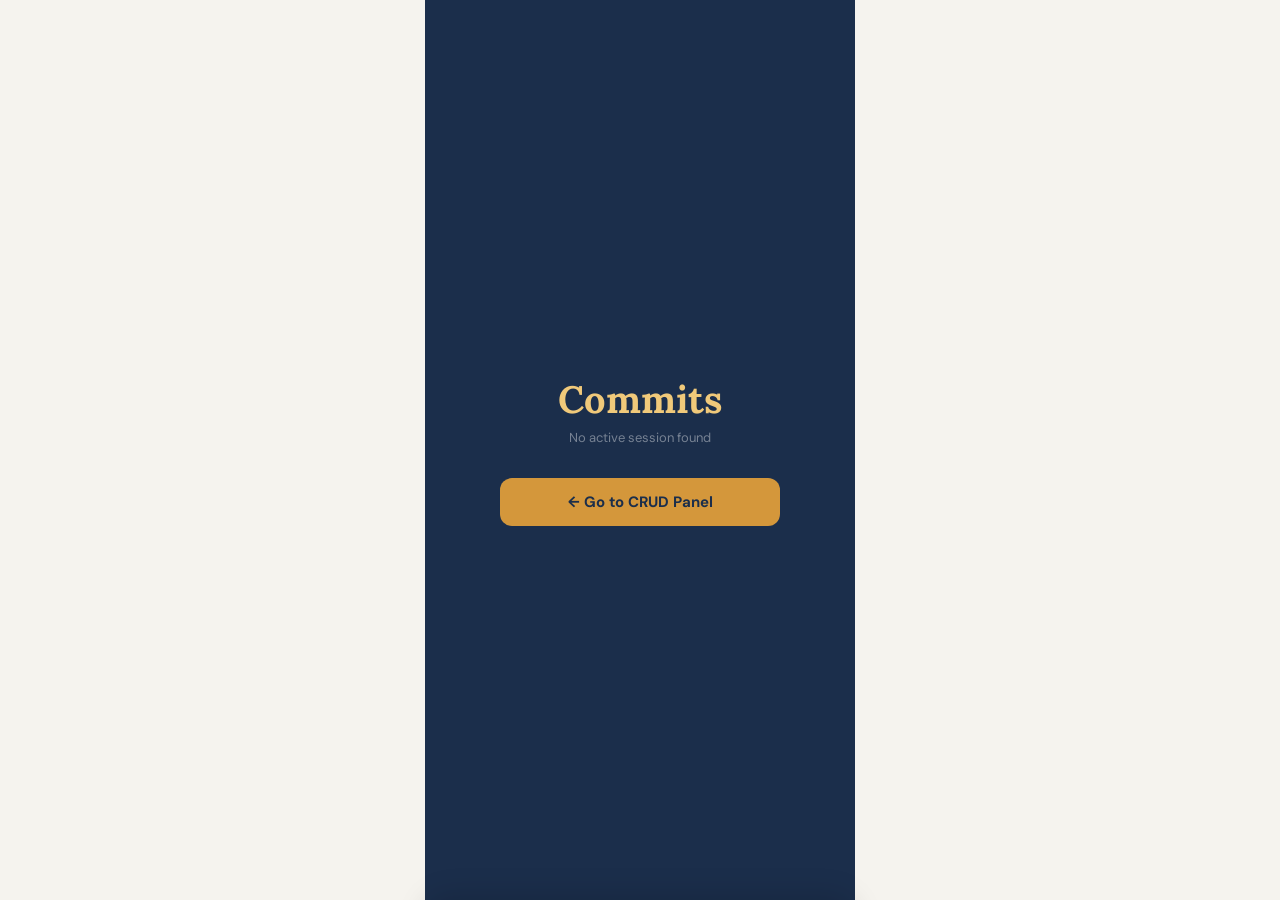
<file: commits/index.html>
<!DOCTYPE html>
<html lang="en">
<head>
<meta charset="UTF-8">
<meta name="viewport" content="width=device-width, initial-scale=1.0, maximum-scale=1.0">
<title>Dictionary — Commits</title>
<link href="https://fonts.googleapis.com/css2?family=Lora:ital,wght@0,400;0,600;0,700;1,400&family=DM+Sans:wght@300;400;500;600;700&display=swap" rel="stylesheet">
<link rel="stylesheet" href="../core/style.css">
</head>
<body>
<!-- ══ BLOCKED SCREEN ══ -->
<div class="screen" id="blockedScreen">
  <div class="gate-wrap">
    <div class="blocked-title" id="blockedTitle"></div>
    <div class="blocked-message" id="blockedMessage"></div>
    <div class="blocked-actions">
      <button class="gate-btn" id="blockedBtn1"></button>
      <button class="gate-btn" id="blockedBtn2"></button>
    </div>
  </div>
</div>
<!-- ══ NO SESSION ══ -->
<div class="screen active" id="noSessionScreen">
  <div class="gate-wrap">
    <div class="gate-title">Commits</div>
    <div class="gate-subtitle" style="margin-bottom:32px">No active session found</div>
    <button class="gate-btn" style="max-width:280px" onclick="window.location.href=('../crud/')">← Go to CRUD Panel</button>
  </div>
</div>

<!-- ══ COMMITS SCREEN ══ -->
<div class="screen" id="commitsScreen">

  <nav class="navbar">
    <div class="app-title">Commits</div>
    <div class="nav-right">
      <button class="nav-btn" onclick="openOptions()">
        <svg viewBox="0 0 24 24" width="12" height="12" fill="none" stroke="currentColor" stroke-width="2"><line x1="4" y1="6" x2="20" y2="6"/><line x1="8" y1="12" x2="20" y2="12"/><line x1="4" y1="18" x2="20" y2="18"/><circle cx="4" cy="12" r="2" fill="currentColor" stroke="none"/></svg>
        Options
      </button>
      <button class="nav-btn" onclick="openMenu()">
        <svg viewBox="0 0 24 24" width="12" height="12" fill="none" stroke="currentColor" stroke-width="2"><rect x="3" y="3" width="7" height="7"/><rect x="14" y="3" width="7" height="7"/><rect x="3" y="14" width="7" height="7"/><rect x="14" y="14" width="7" height="7"/></svg>
        Menu
      </button>
      <button class="nav-btn crud-btn" onclick="window.location.href='../crud/'">
        <svg viewBox="0 0 24 24" width="12" height="12" fill="none" stroke="currentColor" stroke-width="2"><path d="M11 4H4a2 2 0 0 0-2 2v14a2 2 0 0 0 2 2h14a2 2 0 0 0 2-2v-7"/><path d="M18.5 2.5a2.121 2.121 0 0 1 3 3L12 15l-4 1 1-4 9.5-9.5z"/></svg>
        CRUD
      </button>
    </div>
  </nav>

  <div class="crud-tabs">
    <button class="crud-tab active" onclick="switchTab('logs', this)">
      <svg viewBox="0 0 24 24" width="12" height="12" fill="none" stroke="currentColor" stroke-width="2"><path d="M14 2H6a2 2 0 0 0-2 2v16a2 2 0 0 0 2 2h12a2 2 0 0 0 2-2V8z"/><polyline points="14 2 14 8 20 8"/></svg>
      Logs
    </button>
    <button class="crud-tab" onclick="switchTab('removed', this)">
      <svg viewBox="0 0 24 24" width="12" height="12" fill="none" stroke="currentColor" stroke-width="2"><polyline points="3 6 5 6 21 6"/><path d="M19 6l-1 14a2 2 0 0 1-2 2H8a2 2 0 0 1-2-2L5 6"/></svg>
      Removed
    </button>
    <button class="crud-tab" onclick="switchTab('import', this)">
      <svg viewBox="0 0 24 24" width="12" height="12" fill="none" stroke="currentColor" stroke-width="2"><path d="M21 15v4a2 2 0 0 1-2 2H5a2 2 0 0 1-2-2v-4"/><polyline points="7 10 12 15 17 10"/><line x1="12" y1="15" x2="12" y2="3"/></svg>
      Import
    </button>
  </div>

  <div class="crud-body">

    <!-- LOGS TAB -->
    <div class="crud-panel active" id="panel-logs">
      <div class="commits-search-wrap">
        <input class="commits-search" type="text" placeholder="Search log entries…" oninput="filterCommits(this.value)"/>
        <svg class="commits-search-icon" viewBox="0 0 24 24" width="13" height="13" fill="none" stroke="currentColor" stroke-width="2"><circle cx="11" cy="11" r="8"/><line x1="21" y1="21" x2="16.65" y2="16.65"/></svg>
      </div>
      <div class="commits-count-bar">
        <span class="commits-count" id="logsCount">0 actions</span>
        <span class="commits-selected-label" id="commitsSelectedLabel">0 selected</span>
      </div>
      <div id="commitLogList"></div>
      <div class="empty-state hidden" id="logsEmpty">
        <div class="empty-state-icon">📋</div>
        <div>No pending actions</div>
        <div style="font-size:11px;margin-top:4px;color:var(--text-secondary)">Actions queued in CRUD will appear here</div>
      </div>
    </div>

    <!-- REMOVED TAB -->
    <div class="crud-panel" id="panel-removed">
      <div class="empty-state" id="removedEmpty">
        <div class="empty-state-icon">🗑</div>
        <div>No removed actions</div>
        <div style="font-size:11px;margin-top:4px;color:var(--text-secondary)">Deleted log entries appear here</div>
      </div>
      <div id="removedList"></div>
    </div>

    <!-- IMPORT TAB -->
    <div class="crud-panel" id="panel-import">
      <div class="form-section">
        <div class="form-section-header"><span class="form-section-title">Pull from DB</span></div>
        <div class="form-section-body">
          <div style="font-size:12px;color:var(--text-secondary);line-height:1.5">Fetch drafted actions from the logs table back into this session for review or modification.</div>
          <button class="btn-primary" style="font-size:13px" onclick="showToast('↪ Drafts loaded from DB','success')">Pull Drafts from DB</button>
        </div>
      </div>
      <div class="form-section">
        <div class="form-section-header"><span class="form-section-title">Pull from File</span></div>
        <div class="form-section-body">
          <div style="font-size:12px;color:var(--text-secondary);line-height:1.5">Import a JSON log file. Useful for offline workflows — prepare logs locally and push when connected.</div>
          <div class="import-drop-zone" style="padding:22px;border-radius:9px;margin-bottom:0" onclick="showToast('↪ File loaded into Logs','success')">
            <div class="import-drop-icon" style="font-size:22px;margin-bottom:6px">📄</div>
            <div class="import-drop-title" style="font-size:13px">Drop JSON log file</div>
            <div class="import-drop-sub">or <span>browse file</span></div>
          </div>
        </div>
      </div>
    </div>

  </div>
</div>

<!-- ══ MENU ══ -->
<div class="sidebar-overlay" id="sidebarOverlay" onclick="closeMenu()"></div>
<div class="sidebar" id="commitsMenuSidebar">
  <div class="sidebar-header">
    <span class="sidebar-title">Log Operations</span>
    <button class="sidebar-close" onclick="closeMenu()">✕</button>
  </div>
  <div class="sidebar-section-label">Actions</div>
  <button class="menu-item" id="menuEdit" onclick="closeMenu();showToast('Edit — undo and re-queue')">
    <div class="menu-icon mi-edit"><svg viewBox="0 0 24 24" width="14" height="14" fill="none" stroke="currentColor" stroke-width="2"><path d="M11 4H4a2 2 0 0 0-2 2v14a2 2 0 0 0 2 2h14a2 2 0 0 0 2-2v-7"/><path d="M18.5 2.5a2.121 2.121 0 0 1 3 3L12 15l-4 1 1-4 9.5-9.5z"/></svg></div>
    <div class="menu-text"><div class="menu-label">Edit</div><div class="menu-desc">Undo action and re-queue with changes</div></div>
  </button>
  <button class="menu-item" id="menuSchedule" onclick="closeMenu();showToast('Schedule — coming soon')">
    <div class="menu-icon mi-schedule"><svg viewBox="0 0 24 24" width="14" height="14" fill="none" stroke="currentColor" stroke-width="2"><circle cx="12" cy="12" r="10"/><polyline points="12 6 12 12 16 14"/></svg></div>
    <div class="menu-text"><div class="menu-label">Schedule</div><div class="menu-desc">Set a publish time for this action</div></div>
  </button>
  <button class="menu-item" id="menuRename" onclick="closeMenu();showToast('Rename log entry')">
    <div class="menu-icon mi-rename"><svg viewBox="0 0 24 24" width="14" height="14" fill="none" stroke="currentColor" stroke-width="2"><path d="M17 3a2.828 2.828 0 1 1 4 4L7.5 20.5 2 22l1.5-5.5L17 3z"/></svg></div>
    <div class="menu-text"><div class="menu-label">Rename</div><div class="menu-desc">Rename the log entry display name</div></div>
  </button>
  <div class="sidebar-divider"></div>
  <div class="sidebar-section-label">State</div>
  <button class="menu-item" id="menuPublish" onclick="closeMenu();applyToSelected('published')">
    <div class="menu-icon mi-publish"><svg viewBox="0 0 24 24" width="14" height="14" fill="none" stroke="currentColor" stroke-width="2"><polyline points="20 6 9 17 4 12"/></svg></div>
    <div class="menu-text"><div class="menu-label">Publish</div><div class="menu-desc">Apply to entries table now</div></div>
  </button>
  <button class="menu-item" id="menuDraft" onclick="closeMenu();applyToSelected('draft')">
    <div class="menu-icon mi-draft"><svg viewBox="0 0 24 24" width="14" height="14" fill="none" stroke="currentColor" stroke-width="2"><path d="M14 2H6a2 2 0 0 0-2 2v16a2 2 0 0 0 2 2h12a2 2 0 0 0 2-2V8z"/><polyline points="14 2 14 8 20 8"/></svg></div>
    <div class="menu-text"><div class="menu-label">Draft</div><div class="menu-desc">Save to logs table without applying</div></div>
  </button>
  <button class="menu-item" id="menuDrop" onclick="closeMenu();applyToSelected('dropped')">
    <div class="menu-icon mi-drop"><svg viewBox="0 0 24 24" width="14" height="14" fill="none" stroke="currentColor" stroke-width="2"><line x1="18" y1="6" x2="6" y2="18"/><line x1="6" y1="6" x2="18" y2="18"/></svg></div>
    <div class="menu-text"><div class="menu-label">Drop</div><div class="menu-desc">Skip on Publish All, stays in queue</div></div>
  </button>
  <button class="menu-item" id="menuDelete" onclick="closeMenu();deleteSelected()">
    <div class="menu-icon mi-trash"><svg viewBox="0 0 24 24" width="14" height="14" fill="none" stroke="currentColor" stroke-width="2"><polyline points="3 6 5 6 21 6"/><path d="M19 6l-1 14a2 2 0 0 1-2 2H8a2 2 0 0 1-2-2L5 6"/><path d="M9 6V4h6v2"/></svg></div>
    <div class="menu-text"><div class="menu-label">Delete</div><div class="menu-desc">Remove from queue → Removed tab</div></div>
  </button>
  <div class="sidebar-divider"></div>
  <div class="sidebar-section-label">Global</div>
  <button class="menu-item" id="menuPublishAll" onclick="closeMenu();publishAll()">
    <div class="menu-icon mi-publish"><svg viewBox="0 0 24 24" width="14" height="14" fill="none" stroke="currentColor" stroke-width="2"><polyline points="20 6 9 17 4 12"/></svg></div>
    <div class="menu-text"><div class="menu-label">Publish All</div><div class="menu-desc">Apply all non-dropped actions</div></div>
  </button>
  <button class="menu-item" id="menuDiscardAll" onclick="closeMenu();discardAll()">
    <div class="menu-icon mi-trash"><svg viewBox="0 0 24 24" width="14" height="14" fill="none" stroke="currentColor" stroke-width="2"><polyline points="3 6 5 6 21 6"/><path d="M19 6l-1 14a2 2 0 0 1-2 2H8a2 2 0 0 1-2-2L5 6"/><path d="M9 6V4h6v2"/></svg></div>
    <div class="menu-text"><div class="menu-label">Discard All</div><div class="menu-desc">Clear entire queue permanently</div></div>
  </button>
</div>

<!-- ══ OPTIONS ══ -->
<div class="options-overlay" id="optionsOverlay" onclick="closeOptions()"></div>
<div class="options-sheet" id="optionsSheet">
  <div class="options-handle"></div>
  <div class="options-header">
    <span class="options-title">Log Options</span>
    <button class="options-reset" onclick="resetOptions()">Reset all</button>
  </div>
  <div class="options-body">
    <div><div class="opt-group-label">Filter by State</div><div class="opt-chips" id="filterState">
        <div class="opt-chip active" data-value="all"       onclick="toggleChip(this)">All</div>
        <div class="opt-chip"        data-value="draft"     onclick="toggleChip(this)">Draft</div>
        <div class="opt-chip"        data-value="dropped"   onclick="toggleChip(this)">Dropped</div>
        <div class="opt-chip ant-chip" data-value="published" onclick="toggleChip(this)">Published</div>
      </div></div>
    <div><div class="opt-group-label">Filter by Operation</div><div class="opt-chips" id="filterOp">
        <div class="opt-chip active" data-value="all"     onclick="toggleChip(this)">All</div>
        <div class="opt-chip"        data-value="create"  onclick="toggleChip(this)">Create</div>
        <div class="opt-chip"        data-value="edit"    onclick="toggleChip(this)">Edit</div>
        <div class="opt-chip"        data-value="update"  onclick="toggleChip(this)">Update</div>
        <div class="opt-chip"        data-value="rename"  onclick="toggleChip(this)">Rename</div>
        <div class="opt-chip"        data-value="regroup" onclick="toggleChip(this)">Regroup</div>
        <div class="opt-chip"        data-value="trash"   onclick="toggleChip(this)">Trash</div>
        <div class="opt-chip"        data-value="disable" onclick="toggleChip(this)">Disable</div>
        <div class="opt-chip"        data-value="map"     onclick="toggleChip(this)">Map</div>
      </div></div>
    <div>
      <div class="opt-group-label">Sort By</div>
      <div class="sort-option active" data-sort="newest" onclick="selectSort(this)"><div class="sort-dot"></div><span class="sort-option-label">Newest first</span></div>
      <div class="sort-option" data-sort="oldest" onclick="selectSort(this)"><div class="sort-dot"></div><span class="sort-option-label">Oldest first</span></div>
      <div class="sort-option" data-sort="word_asc" onclick="selectSort(this)"><div class="sort-dot"></div><span class="sort-option-label">Word A → Z</span></div>
      <div class="sort-option" data-sort="word_desc" onclick="selectSort(this)"><div class="sort-dot"></div><span class="sort-option-label">Word Z → A</span></div>
    </div>
    <div style="display:flex;gap:8px;padding-top:4px;">
      <button class="btn-secondary" style="font-size:12px;padding:11px;border-radius:10px" onclick="closeOptions()">Close</button>
      <button class="btn-primary" style="font-size:12px;padding:11px;border-radius:10px;flex:2" onclick="applyOptions()">Apply</button>
    </div>
  </div>
</div>

<div class="toast" id="toastEl"></div>

<script src="../core/support.js"></script>
<script src="../core/state.js"></script>
<script src="script.js"></script>
</body>
</html>
</file>
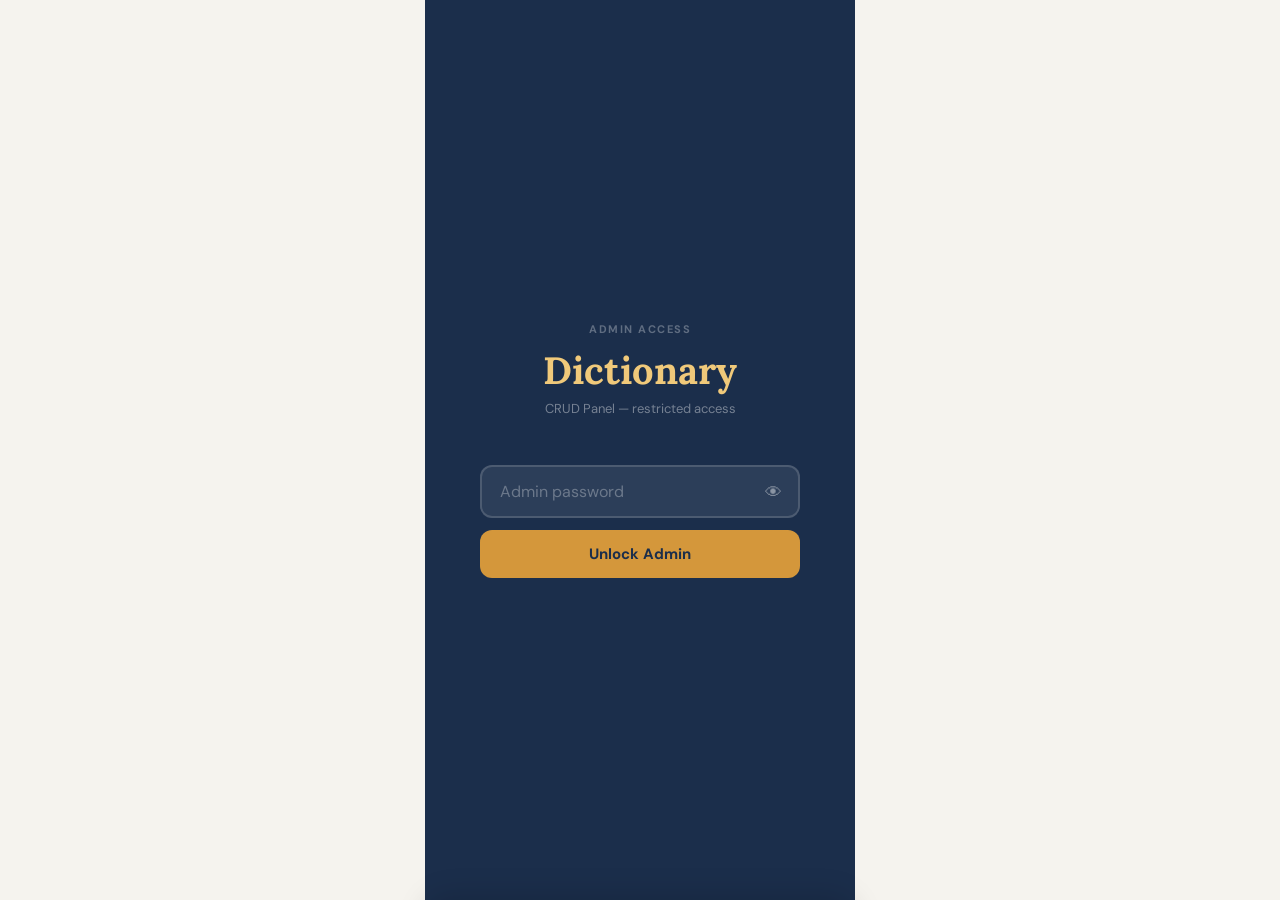
<file: crud/index.html>
<!DOCTYPE html>
<html lang="en">
<head>
<meta charset="UTF-8">
<meta name="viewport" content="width=device-width, initial-scale=1.0, maximum-scale=1.0">
<title>Dictionary — CRUD</title>
<link href="https://fonts.googleapis.com/css2?family=Lora:ital,wght@0,400;0,600;0,700;1,400&family=DM+Sans:wght@300;400;500;600;700&display=swap" rel="stylesheet">
<link rel="stylesheet" href="../core/style.css">
</head>
<body>

<!-- ══ LOADING ══ -->
<div class="loading-overlay hidden" id="loadingOverlay">
  <div class="loading-spinner"></div>
  <div class="loading-text" id="loadingText">Loading words…</div>
</div>
<!-- ══ BLOCKED SCREEN ══ -->
<div class="screen" id="blockedScreen">
  <div class="gate-wrap">
    <div class="blocked-title" id="blockedTitle"></div>
    <div class="blocked-message" id="blockedMessage"></div>
    <div class="blocked-actions">
      <button class="gate-btn" id="blockedBtn1"></button>
      <button class="gate-btn" id="blockedBtn2"></button>
    </div>
  </div>
</div>
<!-- ══ GATE ══ -->
<div class="screen active" id="gateScreen">
  <div class="gate-wrap">
    <div class="gate-eyebrow">Admin Access</div>
    <div class="gate-title">Dictionary</div>
    <div class="gate-subtitle">CRUD Panel — restricted access</div>
    <div class="gate-form">
      <div class="gate-input-wrap">
        <input type="password" id="gateInput" class="gate-input" placeholder="Admin password" autocomplete="off"/>
        <button class="gate-eye" onclick="toggleEye()">👁</button>
      </div>
      <button class="gate-btn" onclick="unlockAdmin()">Unlock Admin</button>
      <div class="gate-error hidden" id="gateError">Incorrect password. Try again.</div>
    </div>
  </div>
</div>

<!-- ══ CRUD SCREEN ══ -->
<div class="screen" id="crudScreen">

  <nav class="navbar">
    <div class="navbar-left"><div class="app-title">Admin</div><div class="sync-label" id="syncLabel">Not synced</div></div>
    <div class="nav-right">
      <button class="nav-btn" onclick="openOptions()">
        <svg viewBox="0 0 24 24" width="12" height="12" fill="none" stroke="currentColor" stroke-width="2"><line x1="4" y1="6" x2="20" y2="6"/><line x1="8" y1="12" x2="20" y2="12"/><line x1="4" y1="18" x2="20" y2="18"/><circle cx="4" cy="12" r="2" fill="currentColor" stroke="none"/></svg>
        Options
      </button>
      <button class="nav-btn" onclick="openMenu()">
        <svg viewBox="0 0 24 24" width="12" height="12" fill="none" stroke="currentColor" stroke-width="2"><rect x="3" y="3" width="7" height="7"/><rect x="14" y="3" width="7" height="7"/><rect x="3" y="14" width="7" height="7"/><rect x="14" y="14" width="7" height="7"/></svg>
        Menu
      </button>
      <button class="nav-btn commit-btn" onclick="goToCommits()">
        <svg viewBox="0 0 24 24" width="12" height="12" fill="none" stroke="currentColor" stroke-width="2"><circle cx="12" cy="12" r="4"/><line x1="1.05" y1="12" x2="7" y2="12"/><line x1="17.01" y1="12" x2="22.96" y2="12"/></svg>
        Commits
        <span class="commit-badge" id="commitBadge" style="display:none">0</span>
      </button>
    </div>
  </nav>

  <div class="crud-tabs">
    <button class="crud-tab active" onclick="switchTab('view', this)">
      <svg viewBox="0 0 24 24" width="12" height="12" fill="none" stroke="currentColor" stroke-width="2"><rect x="3" y="3" width="7" height="5" rx="1"/><rect x="14" y="3" width="7" height="5" rx="1"/><rect x="3" y="12" width="18" height="3" rx="1"/><rect x="3" y="19" width="18" height="2" rx="1"/></svg>
      View
    </button>
    <button class="crud-tab" onclick="switchTab('create', this)">
      <svg viewBox="0 0 24 24" width="12" height="12" fill="none" stroke="currentColor" stroke-width="2.5"><line x1="12" y1="5" x2="12" y2="19"/><line x1="5" y1="12" x2="19" y2="12"/></svg>
      Create
    </button>
    <button class="crud-tab" onclick="switchTab('transport', this)">
      <svg viewBox="0 0 24 24" width="12" height="12" fill="none" stroke="currentColor" stroke-width="2"><path d="M21 15v4a2 2 0 0 1-2 2H5a2 2 0 0 1-2-2v-4"/><polyline points="17 8 12 3 7 8"/><line x1="12" y1="3" x2="12" y2="15"/></svg>
      Transport
    </button>
  </div>

  <div class="crud-body">

    <!-- VIEW TAB -->
    <div class="crud-panel active" id="panel-view">
      <div class="view-controls">
        <div class="view-search-wrap">
          <input class="view-search" type="text" placeholder="Search words…" oninput="filterView(this.value)"/>
          <svg class="view-search-icon" viewBox="0 0 24 24" width="13" height="13" fill="none" stroke="currentColor" stroke-width="2"><circle cx="11" cy="11" r="8"/><line x1="21" y1="21" x2="16.65" y2="16.65"/></svg>
        </div>
      </div>
      <div class="view-count-bar">
        <span class="view-count">1,866 words</span>
        <span class="view-selected-label" id="selectedLabel">0 selected</span>
      </div>
      <div id="wordTilesList"></div>
      <div class="empty-state hidden" id="viewEmpty">
        <div class="empty-state-icon">🔍</div>
        <div>No words found</div>
        <div style="font-size:11px;margin-top:4px">Try a different search or filter</div>
      </div>
    </div>
    <!-- CREATE TAB -->
    <div class="crud-panel" id="panel-create">
      <div class="form-section">
        <div class="form-section-header"><span class="form-section-title">Core</span></div>
        <div class="form-section-body">
          <div class="form-field"><label class="form-label">Word / Idiom / Phrase</label><input class="form-input" type="text" placeholder="e.g. Proclivity"/></div>
          <div class="form-row">
            <div class="form-field"><label class="form-label">Category</label><select class="form-select"><option>Word</option><option>Idiom / Phrase</option><option>Phrasal Verb / Prep.</option></select></div>
            <div class="form-field"><label class="form-label">Label</label><select class="form-select"><option value="0">Common</option><option value="1">Unique</option><option value="2">Specific</option><option value="3">Colloquial</option></select></div>
          </div>
          <div class="form-field"><label class="form-label">Grammatical Role</label><input class="form-input" type="text" placeholder="e.g. Common Noun, Transitive Verb…"/></div>
          <div class="toggle-row">
            <div><div class="toggle-label">Active</div><div class="toggle-sub">Inactive words are invisible throughout the app</div></div>
            <label class="toggle"><input type="checkbox" checked/><span class="toggle-slider"></span></label>
          </div>
          <div class="toggle-row">
            <div><div class="toggle-label">Review Note</div><div class="toggle-sub">Flag this entry as needing data improvement</div></div>
            <label class="toggle"><input type="checkbox"/><span class="toggle-slider"></span></label>
          </div>
        </div>
      </div>
      <div class="form-section">
        <div class="form-section-header"><span class="form-section-title">ID &amp; Group</span></div>
        <div class="form-section-body">
          <div class="form-field">
            <label class="form-label">NumId</label>
            <input class="form-input" type="number" step="0.1" placeholder="e.g. 5.0 or −5.0"/>
            <div class="numid-hint">Positive = synonym group · Negative = antonym · Decimal = related · 0 = invalid / limbo</div>
          </div>
        </div>
      </div>
      <div class="form-section">
        <div class="form-section-header"><span class="form-section-title">Definitions</span></div>
        <div class="form-section-body">
          <div class="form-field"><label class="form-label">Definition 1</label><textarea class="form-input" placeholder="Primary definition…"></textarea></div>
          <div class="form-field"><label class="form-label">Definition 2 <span style="font-weight:400;text-transform:none;letter-spacing:0">(optional)</span></label><textarea class="form-input" placeholder="Secondary definition…"></textarea></div>
        </div>
      </div>
      <div class="form-section">
        <div class="form-section-header"><span class="form-section-title">Examples</span><span style="font-size:11px;color:rgba(255,255,255,.4)">up to 5</span></div>
        <div class="form-section-body">
          <div class="examples-list" id="examplesList">
            <div class="example-row"><textarea class="form-input" placeholder="Example sentence 1…"></textarea></div>
          </div>
          <button class="add-more-btn" onclick="addExample()">
            <svg viewBox="0 0 24 24" width="12" height="12" fill="none" stroke="currentColor" stroke-width="2.5"><line x1="12" y1="5" x2="12" y2="19"/><line x1="5" y1="12" x2="19" y2="12"/></svg>
            Add example
          </button>
        </div>
      </div>
      <div class="form-section">
        <div class="form-section-header"><span class="form-section-title">Bengali</span><span style="font-size:11px;color:rgba(255,255,255,.4)">optional</span></div>
        <div class="form-section-body">
          <div class="form-field"><label class="form-label">Bengali Definition</label><textarea class="form-input" placeholder="বাংলা সংজ্ঞা…"></textarea></div>
          <div class="examples-list" id="bengaliExList">
            <div class="example-row"><textarea class="form-input" placeholder="Bengali example 1…"></textarea></div>
          </div>
          <button class="add-more-btn" onclick="addBengaliExample()">
            <svg viewBox="0 0 24 24" width="12" height="12" fill="none" stroke="currentColor" stroke-width="2.5"><line x1="12" y1="5" x2="12" y2="19"/><line x1="5" y1="12" x2="19" y2="12"/></svg>
            Add Bengali example
          </button>
        </div>
      </div>
      <div class="comment-box" style="margin-bottom:14px">
        <div class="comment-box-label">📌 Admin Comment</div>
        <textarea placeholder="Internal note — only visible to admin…"></textarea>
      </div>
      <div class="form-actions">
        <button class="btn-secondary" onclick="resetForm()">Reset</button>
        <button class="btn-primary" onclick="queueCreate()">Queue Word</button>
      </div>
    </div>

    <!-- TRANSPORT TAB -->
    <div class="crud-panel" id="panel-transport">
      <div class="form-section">
        <div class="form-section-header"><span class="form-section-title">Import Words</span></div>
        <div class="form-section-body" style="padding-bottom:0">
          <div class="import-drop-zone" id="dropZone" onclick="simulateUpload()" style="margin-bottom:0;border-radius:9px;">
            <div class="import-drop-icon">📂</div>
            <div class="import-drop-title">Drop CSV or JSON here</div>
            <div class="import-drop-sub">or <span>browse file</span></div>
          </div>
        </div>
        <div id="importPreviewWrap" style="display:none">
          <div class="import-summary" style="margin:12px 15px;border-radius:9px;">
            <div class="summary-stat"><div class="summary-num">42</div><div class="summary-label">To Add</div></div>
            <div class="summary-stat"><div class="summary-num" style="color:var(--syn)">3</div><div class="summary-label">Skipped</div></div>
            <div class="summary-stat"><div class="summary-num" style="color:var(--def)">0</div><div class="summary-label">Errors</div></div>
          </div>
          <div class="import-table-wrap" style="margin:0 0 1px">
            <table class="import-table">
              <thead><tr><th>Word</th><th>NumId</th><th>Definition</th><th>Status</th></tr></thead>
              <tbody>
                <tr><td class="td-word">Equivocate</td><td class="td-id">77.0</td><td>To use ambiguous…</td><td><span style="font-size:10px;font-weight:700;padding:2px 7px;border-radius:999px;background:var(--syn-bg);color:var(--syn)">New</span></td></tr>
                <tr class="td-skip"><td class="td-word">Abase</td><td class="td-id">12.0</td><td>To lower in rank…</td><td><span style="font-size:10px;font-weight:700;padding:2px 7px;border-radius:999px;background:var(--surface2);color:var(--text-secondary)">Skip</span></td></tr>
                <tr><td class="td-word">Loquacious</td><td class="td-id">99.0</td><td>Tending to talk…</td><td><span style="font-size:10px;font-weight:700;padding:2px 7px;border-radius:999px;background:var(--syn-bg);color:var(--syn)">New</span></td></tr>
              </tbody>
            </table>
          </div>
          <div style="padding:12px 15px;display:flex;gap:8px">
            <button class="btn-secondary" style="font-size:13px;padding:10px" onclick="resetImport()">Cancel</button>
            <button class="btn-primary" style="font-size:13px;padding:10px" onclick="queueAction('import');resetImport()">Queue 42 Words</button>
          </div>
        </div>
      </div>
      <div class="export-section">
        <div class="export-header"><span class="export-title">Export Words</span></div>
        <div class="export-body">
          <div class="form-field">
            <label class="form-label">Filter (optional)</label>
            <select class="form-select"><option>All words</option><option>Category: Words only</option><option>Category: Idioms only</option><option>Label: Unique</option><option>Valid words only</option></select>
          </div>
          <div>
            <div class="opt-group-label" style="font-size:10px;font-weight:700;text-transform:uppercase;letter-spacing:1px;color:var(--text-secondary);margin-bottom:7px;">Format</div>
            <div class="export-format-row">
              <div class="format-chip active" onclick="selectFormat(this)">CSV</div>
              <div class="format-chip" onclick="selectFormat(this)">JSON</div>
            </div>
          </div>
          <button class="btn-primary" style="font-size:13px" onclick="showToast('📥 Export ready','success')">Export Words</button>
        </div>
      </div>
    </div>

  </div>
</div>

<!-- ══ HOLD POPUP ══ -->
<div class="hold-overlay" id="holdOverlay" onclick="closeHoldPopup()">
  <div class="hold-popup" onclick="event.stopPropagation()">
    <div class="hold-popup-handle"></div>
    <div class="hold-popup-word" id="popupWord">Proclivity</div>
    <div class="hold-popup-meta" id="popupMeta">Word · NumId 1.0</div>
    <div class="hold-popup-def" id="popupDef">A tendency to choose or do something regularly.</div>
    <div class="hold-popup-syns"><span class="hold-popup-syn">Propensity</span><span class="hold-popup-syn">Tendency</span></div>
    <div class="hold-popup-actions">
      <button class="hold-popup-btn hold-popup-close" onclick="closeHoldPopup()">Close</button>
      <button class="hold-popup-btn hold-popup-edit" onclick="closeHoldPopup();openOpModal('edit')">Edit</button>
    </div>
  </div>
</div>

<!-- ══ CRUD MENU ══ -->
<div class="sidebar-overlay" id="sidebarOverlay" onclick="closeMenu()"></div>
<div class="sidebar" id="crudMenuSidebar">
  <div class="sidebar-header">
    <span class="sidebar-title">Operations</span>
    <button class="sidebar-close" onclick="closeMenu()">✕</button>
  </div>
  <div class="sidebar-section-label">Word Operations</div>
  <button class="menu-item" onclick="closeMenu();openOpModal('add')">
    <div class="menu-icon mi-add"><svg viewBox="0 0 24 24" width="14" height="14" fill="none" stroke="currentColor" stroke-width="2.5"><line x1="12" y1="5" x2="12" y2="19"/><line x1="5" y1="12" x2="19" y2="12"/></svg></div>
    <div class="menu-text"><div class="menu-label">Add</div><div class="menu-desc">New word in same or opposite group</div></div>
  </button>
  <button class="menu-item" onclick="closeMenu();openOpModal('edit')">
    <div class="menu-icon mi-edit"><svg viewBox="0 0 24 24" width="14" height="14" fill="none" stroke="currentColor" stroke-width="2"><path d="M11 4H4a2 2 0 0 0-2 2v14a2 2 0 0 0 2 2h14a2 2 0 0 0 2-2v-7"/><path d="M18.5 2.5a2.121 2.121 0 0 1 3 3L12 15l-4 1 1-4 9.5-9.5z"/></svg></div>
    <div class="menu-text"><div class="menu-label">Edit</div><div class="menu-desc">Full form — all fields</div></div>
  </button>
  <button class="menu-item" onclick="closeMenu();openOpModal('update')">
    <div class="menu-icon mi-update"><svg viewBox="0 0 24 24" width="14" height="14" fill="none" stroke="currentColor" stroke-width="2"><path d="M12 20h9"/><path d="M16.5 3.5a2.121 2.121 0 0 1 3 3L7 19l-4 1 1-4L16.5 3.5z"/></svg></div>
    <div class="menu-text"><div class="menu-label">Update</div><div class="menu-desc">Non-essential fields only</div></div>
  </button>
  <button class="menu-item" onclick="closeMenu();openOpModal('rename')">
    <div class="menu-icon mi-rename"><svg viewBox="0 0 24 24" width="14" height="14" fill="none" stroke="currentColor" stroke-width="2"><path d="M17 3a2.828 2.828 0 1 1 4 4L7.5 20.5 2 22l1.5-5.5L17 3z"/></svg></div>
    <div class="menu-text"><div class="menu-label">Rename</div><div class="menu-desc">Change the word string</div></div>
  </button>
  <button class="menu-item" onclick="closeMenu();openOpModal('regroup')">
    <div class="menu-icon mi-regroup"><svg viewBox="0 0 24 24" width="14" height="14" fill="none" stroke="currentColor" stroke-width="2"><path d="M21 16V8a2 2 0 0 0-1-1.73l-7-4a2 2 0 0 0-2 0l-7 4A2 2 0 0 0 3 8v8a2 2 0 0 0 1 1.73l7 4a2 2 0 0 0 2 0l7-4A2 2 0 0 0 21 16z"/></svg></div>
    <div class="menu-text"><div class="menu-label">Regroup</div><div class="menu-desc">Change NumId — move word group</div></div>
  </button>
  <div class="sidebar-divider"></div>
  <div class="sidebar-section-label">References</div>
  <button class="menu-item" id="menuMapBtn" onclick="closeMenu();openMapPanel()">
    <div class="menu-icon mi-map"><svg viewBox="0 0 24 24" width="14" height="14" fill="none" stroke="currentColor" stroke-width="2"><circle cx="12" cy="12" r="10"/><line x1="2" y1="12" x2="22" y2="12"/><path d="M12 2a15.3 15.3 0 0 1 4 10 15.3 15.3 0 0 1-4 10 15.3 15.3 0 0 1-4-10 15.3 15.3 0 0 1 4-10z"/></svg></div>
    <div class="menu-text"><div class="menu-label">Map</div><div class="menu-desc" id="mapMenuDesc">Select a word first</div></div>
  </button>
  <div class="sidebar-divider"></div>
  <div class="sidebar-section-label">Status</div>
  <button class="menu-item" onclick="closeMenu();openOpModal('disable')">
    <div class="menu-icon mi-disable"><svg viewBox="0 0 24 24" width="14" height="14" fill="none" stroke="currentColor" stroke-width="2"><circle cx="12" cy="12" r="10"/><line x1="4.93" y1="4.93" x2="19.07" y2="19.07"/></svg></div>
    <div class="menu-text"><div class="menu-label">Disable</div><div class="menu-desc">Toggle active — hide word everywhere</div></div>
  </button>
  <button class="menu-item" onclick="closeMenu();openOpModal('trash')">
    <div class="menu-icon mi-trash"><svg viewBox="0 0 24 24" width="14" height="14" fill="none" stroke="currentColor" stroke-width="2"><polyline points="3 6 5 6 21 6"/><path d="M19 6l-1 14a2 2 0 0 1-2 2H8a2 2 0 0 1-2-2L5 6"/><path d="M9 6V4h6v2"/></svg></div>
    <div class="menu-text"><div class="menu-label">Trash</div><div class="menu-desc">Set NumId → 0, word becomes invalid</div></div>
  </button>
</div>

<!-- ══ OPTIONS SHEET ══ -->
<div class="options-overlay" id="optionsOverlay" onclick="closeOptions()"></div>
<div class="options-sheet" id="optionsSheet">
  <div class="options-handle"></div>
  <div class="options-header">
    <span class="options-title">View Options</span>
    <button class="options-reset" onclick="resetOptions()">Reset all</button>
  </div>
  <div class="options-body">
    <div><div class="opt-group-label">Category</div><div class="opt-chips" id="filterCategory">
        <div class="opt-chip active" data-value="all"     onclick="toggleChip(this)">All</div>
        <div class="opt-chip"        data-value="word"    onclick="toggleChip(this)">Words</div>
        <div class="opt-chip"        data-value="idiom"   onclick="toggleChip(this)">Idioms</div>
        <div class="opt-chip"        data-value="phrasal" onclick="toggleChip(this)">Phrasal</div>
      </div></div>
    <div><div class="opt-group-label">Label</div><div class="opt-chips" id="filterUsage">
        <div class="opt-chip active" data-value="all"        onclick="toggleChip(this)">All</div>
        <div class="opt-chip"        data-value="common"     onclick="toggleChip(this)">Common</div>
        <div class="opt-chip"        data-value="unique"     onclick="toggleChip(this)">Unique</div>
        <div class="opt-chip"        data-value="specific"   onclick="toggleChip(this)">Specific</div>
        <div class="opt-chip"        data-value="colloquial" onclick="toggleChip(this)">Colloquial</div>
      </div></div>
    <div><div class="opt-group-label">Conditions</div><div class="opt-chips" id="filterConditions">
        <div class="opt-chip"             data-cond="onlyDefs"       onclick="toggleChip(this)">Only Definitions</div>
        <div class="opt-chip ant-chip"    data-cond="isolated"       onclick="toggleChip(this)">Isolated</div>
        <div class="opt-chip"             data-cond="reviewNote"     onclick="toggleChip(this)">Review Note</div>
        <div class="opt-chip danger-chip" data-cond="invalid"        onclick="toggleChip(this)">Invalid</div>
        <div class="opt-chip danger-chip" data-cond="inactive"       onclick="toggleChip(this)">Inactive</div>
        <div class="opt-chip"             data-cond="hasTranslation" onclick="toggleChip(this)">Has Translation</div>
        <div class="opt-chip ant-chip"    data-cond="noExamples"     onclick="toggleChip(this)">No Examples</div>
      </div></div>
    <div><div class="opt-group-label">NumId Range</div><div class="form-row" style="gap:8px"><input class="form-input" id="filterNumidMin" type="number" placeholder="Min" style="font-size:12px;padding:8px 11px"/><input class="form-input" id="filterNumidMax" type="number" placeholder="Max" style="font-size:12px;padding:8px 11px"/></div></div>
    <div>
      <div class="opt-group-label">Sort By</div>
      <div class="sort-option active" data-sort="word_asc" onclick="selectSort(this)"><div class="sort-dot"></div><span class="sort-option-label">Word A → Z</span></div>
      <div class="sort-option" data-sort="word_desc" onclick="selectSort(this)"><div class="sort-dot"></div><span class="sort-option-label">Word Z → A</span></div>
      <div class="sort-option" data-sort="numid_asc" onclick="selectSort(this)"><div class="sort-dot"></div><span class="sort-option-label">NumId Low → High</span></div>
      <div class="sort-option" data-sort="numid_desc" onclick="selectSort(this)"><div class="sort-dot"></div><span class="sort-option-label">NumId High → Low</span></div>
      <div class="sort-option" data-sort="date_newest" onclick="selectSort(this)"><div class="sort-dot"></div><span class="sort-option-label">Creation Date (newest)</span></div>
      <div class="sort-option" data-sort="date_oldest" onclick="selectSort(this)"><div class="sort-dot"></div><span class="sort-option-label">Creation Date (oldest)</span></div>
    </div>
    <div style="display:flex;gap:8px;padding-top:4px;">
      <button class="btn-secondary" style="font-size:12px;padding:11px;border-radius:10px" onclick="resetOptions()">Reset</button>
      <button class="btn-primary" style="font-size:12px;padding:11px;border-radius:10px;flex:2" onclick="applyOptions()">Apply</button>
    </div>
  </div>
</div>

<!-- ══ OPERATION MODALS ══ -->
<div class="modal-overlay" id="editModal">
  <div class="modal"><div class="modal-handle"></div><span class="op-badge op-edit">✏ Edit</span><div class="modal-title" id="editModalTitle"></div><div class="modal-subtitle">Full edit — all fields queued to Commits</div>
  <div class="form-field" style="margin-bottom:11px"><label class="form-label">Word</label><input class="form-input" id="editWord" type="text" value=""/></div>
  <div class="form-row" style="margin-bottom:11px"><div class="form-field"><label class="form-label">Category</label><select class="form-select"><option>Word</option><option>Idiom / Phrase</option><option>Phrasal Verb / Prep.</option></select></div><div class="form-field"><label class="form-label">Label</label><select class="form-select"><option>Common</option><option>Unique</option><option>Specific</option><option>Colloquial</option></select></div></div>
  <div class="form-field" style="margin-bottom:11px"><label class="form-label">NumId</label><input class="form-input" id="editNumid" type="number" value=""/></div>
  <div class="form-field" style="margin-bottom:11px"><label class="form-label">Grammatical Role</label><input class="form-input" id="editRole" type="text" value=""/></div>
  <div class="form-field" style="margin-bottom:11px"><label class="form-label">Definition 1</label><textarea class="form-input" id="editDef1"></textarea></div>
  <div class="form-field" style="margin-bottom:11px"><label class="form-label">Definition 2</label><textarea class="form-input" placeholder="Optional…"></textarea></div>
  <div class="toggle-row"><div><div class="toggle-label">Active</div></div><label class="toggle"><input type="checkbox" id="editActive" checked/><span class="toggle-slider"></span></label></div>
  <div class="toggle-row"><div><div class="toggle-label">Review Note</div></div><label class="toggle"><input type="checkbox" id="editReview"/><span class="toggle-slider"></span></label></div>
  <div class="comment-box"><div class="comment-box-label">📌 Admin Comment</div><textarea id="editComment" placeholder="Internal note…"></textarea></div>
  <div class="modal-btn-row"><button class="btn-secondary" onclick="closeModal('editModal')">Cancel</button><button class="btn-primary" onclick="queueFromModal('edit','editModal')">Queue Edit</button></div>
  </div>
</div>

<div class="modal-overlay" id="updateModal">
  <div class="modal"><div class="modal-handle"></div><span class="op-badge op-update">📝 Update</span><div class="modal-title" id="updateModalTitle"></div><div class="modal-subtitle">Non-essential fields only</div>
  <div class="form-field" style="margin-bottom:11px"><label class="form-label">Label</label><select class="form-select" id="updateUsage"><option value="0">Common</option><option value="1">Unique</option><option value="2">Specific</option><option value="3">Colloquial</option></select></div>
  <div class="form-field" style="margin-bottom:11px"><label class="form-label">Grammatical Role</label><input class="form-input" id="updateRole" type="text" value=""/></div>
  <div class="form-field" style="margin-bottom:11px"><label class="form-label">Definition 1</label><textarea class="form-input" id="updateDef1"></textarea></div>
  <div class="form-field" style="margin-bottom:11px"><label class="form-label">Definition 2</label><textarea class="form-input" id="updateDef2" placeholder="Optional…"></textarea></div>
  <div class="comment-box"><div class="comment-box-label">📌 Admin Comment</div><textarea id="updateComment" placeholder="Internal note…"></textarea></div>
  <div class="modal-btn-row"><button class="btn-secondary" onclick="closeModal('updateModal')">Cancel</button><button class="btn-primary" onclick="queueFromModal('update','updateModal')">Queue Update</button></div>
  </div>
</div>

<div class="modal-overlay" id="renameModal">
  <div class="modal"><div class="modal-handle"></div><span class="op-badge op-rename">Aa Rename</span><div class="modal-title">Rename Word</div><div class="modal-subtitle" id="renameCurrentLabel">Current: —</div>
  <div class="form-field" style="margin-bottom:11px"><label class="form-label">Category</label><select class="form-select" disabled><option>Word</option></select></div>
  <div class="form-field" style="margin-bottom:11px"><label class="form-label">New Word String</label><input class="form-input" id="renameWord" type="text" value=""/></div>
  <div class="comment-box"><div class="comment-box-label">📌 Admin Comment</div><textarea id="renameComment" placeholder="Internal note…"></textarea></div>
  <div class="modal-btn-row"><button class="btn-secondary" onclick="closeModal('renameModal')">Cancel</button><button class="btn-primary" onclick="queueFromModal('rename','renameModal')">Queue Rename</button></div>
  </div>
</div>

<div class="modal-overlay" id="regroupModal">
  <div class="modal"><div class="modal-handle"></div><span class="op-badge op-regroup">⬡ Regroup</span><div class="modal-title">Regroup Word</div><div class="modal-subtitle" id="regroupCurrentLabel">Current: —</div>
  <div class="form-field" style="margin-bottom:11px"><label class="form-label">Category</label><select class="form-select" disabled><option>Word</option></select></div>
  <div class="form-field" style="margin-bottom:4px"><label class="form-label">New NumId</label><input class="form-input" id="regroupNumid" type="number" step="0.1" placeholder="e.g. 12.0"/><div class="numid-hint" id="regroupHint">Current: — · Positive = synonym · Negative = antonym</div></div>
  <div class="comment-box" style="margin-top:12px"><div class="comment-box-label">📌 Admin Comment</div><textarea id="regroupComment" placeholder="Internal note…"></textarea></div>
  <div class="modal-btn-row"><button class="btn-secondary" onclick="closeModal('regroupModal')">Cancel</button><button class="btn-primary" onclick="queueFromModal('regroup','regroupModal')">Queue Regroup</button></div>
  </div>
</div>

<div class="modal-overlay" id="addModal">
  <div class="modal"><div class="modal-handle"></div><span class="op-badge op-add">＋ Add</span><div class="modal-title">Add to Group</div><div class="modal-subtitle" id="addGroupLabel">No word selected — standalone</div>
  <div class="form-field" style="margin-bottom:11px"><label class="form-label">New Word</label><input class="form-input" id="addWord" type="text" placeholder="Word string…"/></div>
  <div class="form-row" style="margin-bottom:11px"><div class="form-field"><label class="form-label">Add as</label><select class="form-select" id="addAs"><option value="syn">Synonym</option><option value="ant">Antonym</option></select></div><div class="form-field"><label class="form-label">Category</label><select class="form-select" id="addCategory"><option value="1">Word</option><option value="2">Idiom / Phrase</option><option value="3">Phrasal Verb / Prep.</option></select></div></div>
  <div class="comment-box"><div class="comment-box-label">📌 Admin Comment</div><textarea id="addComment" placeholder="Internal note…"></textarea></div>
  <div class="modal-btn-row"><button class="btn-secondary" onclick="closeModal('addModal')">Cancel</button><button class="btn-primary" onclick="queueFromModal('add','addModal')">Queue Add</button></div>
  </div>
</div>

<div class="modal-overlay" id="trashModal">
  <div class="modal"><div class="modal-handle"></div><span class="op-badge op-trash">🗑 Trash</span><div class="modal-title" id="trashModalTitle">Trash Word</div><div class="modal-subtitle" style="color:var(--danger)">Sets NumId → 0. Word becomes invalid.</div>
  <div style="background:var(--danger-bg);border:1px solid var(--danger-border);border-radius:9px;padding:11px 13px;margin-bottom:12px"><div style="font-size:11px;font-weight:700;color:var(--danger);margin-bottom:4px">Auto-comment:</div><div style="font-size:12px;font-family:monospace;color:var(--text)" id="trashAutoComment">—</div></div>
  <div class="comment-box"><div class="comment-box-label">📌 Admin Comment</div><textarea id="trashComment" placeholder="Optional additional note…"></textarea></div>
  <div class="modal-btn-row"><button class="btn-secondary" onclick="closeModal('trashModal')">Cancel</button><button class="btn-danger" style="flex:2" onclick="queueFromModal('trash','trashModal')">Queue Trash</button></div>
  </div>
</div>

<div class="modal-overlay" id="disableModal">
  <div class="modal"><div class="modal-handle"></div><span class="op-badge op-disable">⊘ Disable</span><div class="modal-title" id="disableModalTitle">Toggle Active</div><div class="modal-subtitle" id="disableCurrentStatus">Word stays intact but hidden everywhere</div>
  <div class="toggle-row" style="padding:13px 0"><div><div class="toggle-label">Active</div><div class="toggle-sub" id="disableCurrentStatus">Currently active — visible in app</div></div><label class="toggle"><input type="checkbox" id="disableActive" checked/><span class="toggle-slider"></span></label></div>
  <div class="comment-box"><div class="comment-box-label">📌 Admin Comment</div><textarea id="disableComment" placeholder="Internal note…"></textarea></div>
  <div class="modal-btn-row"><button class="btn-secondary" onclick="closeModal('disableModal')">Cancel</button><button class="btn-primary" onclick="queueFromModal('disable','disableModal')">Queue Change</button></div>
  </div>
</div>

<!-- ══ MAP OVERLAY ══ -->
<div class="map-overlay" id="mapOverlay" style="display:none">
  <nav class="navbar">
    <div style="display:flex;align-items:center;gap:10px;flex:1;min-width:0;">
      <button class="nav-back" onclick="closeMapPanel()">
        <svg viewBox="0 0 24 24" width="16" height="16" fill="none" stroke="currentColor" stroke-width="2.5"><polyline points="15 18 9 12 15 6"/></svg>
      </button>
      <div style="font-family:'Lora',serif;font-size:13px;font-weight:700;color:var(--accent-light);letter-spacing:.3px;">Map · References</div>
    </div>
    <div class="nav-right">
      <button class="nav-btn" onclick="openMapMenu()">
        <svg viewBox="0 0 24 24" width="12" height="12" fill="none" stroke="currentColor" stroke-width="2"><rect x="3" y="3" width="7" height="7"/><rect x="14" y="3" width="7" height="7"/><rect x="3" y="14" width="7" height="7"/><rect x="14" y="14" width="7" height="7"/></svg>
        Menu
      </button>
    </div>
  </nav>

  <div class="map-tabs">
    <button class="map-tab active" onclick="switchMapTab('list',this)">
      <svg viewBox="0 0 24 24" width="12" height="12" fill="none" stroke="currentColor" stroke-width="2"><line x1="8" y1="6" x2="21" y2="6"/><line x1="8" y1="12" x2="21" y2="12"/><line x1="8" y1="18" x2="21" y2="18"/><line x1="3" y1="6" x2="3.01" y2="6"/><line x1="3" y1="12" x2="3.01" y2="12"/><line x1="3" y1="18" x2="3.01" y2="18"/></svg>
      List
    </button>
    <button class="map-tab" onclick="switchMapTab('change',this)">
      <svg viewBox="0 0 24 24" width="12" height="12" fill="none" stroke="currentColor" stroke-width="2"><path d="M11 4H4a2 2 0 0 0-2 2v14a2 2 0 0 0 2 2h14a2 2 0 0 0 2-2v-7"/><path d="M18.5 2.5a2.121 2.121 0 0 1 3 3L12 15l-4 1 1-4 9.5-9.5z"/></svg>
      Change
    </button>
    <button class="map-tab" onclick="switchMapTab('ie',this)">
      <svg viewBox="0 0 24 24" width="12" height="12" fill="none" stroke="currentColor" stroke-width="2"><path d="M21 15v4a2 2 0 0 1-2 2H5a2 2 0 0 1-2-2v-4"/><polyline points="7 10 12 15 17 10"/><line x1="12" y1="15" x2="12" y2="3"/></svg>
      Import / Export
    </button>
  </div>

  <div class="map-body">

    <div class="map-panel active" id="mpanel-list">
      <div class="base-word-card">
        <button class="base-card-edit" onclick="showToast('Edit base word…')">🔧</button>
        <div class="base-card-eyebrow">Base Word</div>
        <div class="base-card-word" id="mapBaseWord">—</div>
        <div class="base-card-meta" id="mapBaseMeta">—</div>
        <div class="base-card-def" id="mapBaseDef">—</div>
      </div>
      <div class="ref-count-bar">
        <span class="ref-count" id="mapRefCount">0 references</span>
        <span class="ref-selected-label" id="mapRefSelectedLabel">0 selected</span>
      </div>
      <div class="ref-list" id="mapRefList">
        <div class="ref-row-wrap" id="mwrap-0">
          <div class="ref-row" id="mrow-0">
            <div class="ref-check" onclick="toggleMapRefSelect(0)">✓</div>
            <div class="ref-row-left" onclick="toggleMapRefSelect(0)">
              <div class="ref-word-line"><span class="ref-word">Tendency</span><span class="ref-numid">· 1.0</span></div>
              <div class="ref-meta"><span class="ref-type-badge">coin</span><span class="ref-sep">·</span><span class="ref-conf high">High confidence</span></div>
            </div>
            <div class="ref-row-actions">
              <div class="ref-del-btn" onclick="deleteMapRef(0)"><svg viewBox="0 0 24 24" width="12" height="12" fill="none" stroke="currentColor" stroke-width="2"><polyline points="3 6 5 6 21 6"/><path d="M19 6l-1 14a2 2 0 0 1-2 2H8a2 2 0 0 1-2-2L5 6"/></svg></div>
              <div class="ref-icon-btn" onclick="toggleMapCard(0)">🔧</div>
            </div>
          </div>
        </div>
        <div class="ref-row-wrap" id="mwrap-1">
          <div class="ref-row" id="mrow-1">
            <div class="ref-check" onclick="toggleMapRefSelect(1)">✓</div>
            <div class="ref-row-left" onclick="toggleMapRefSelect(1)">
              <div class="ref-word-line"><span class="ref-word">Disposition</span><span class="ref-numid">· 2.0</span></div>
              <div class="ref-meta"><span class="ref-type-badge" style="background:var(--def-bg);color:var(--def)">infr</span><span class="ref-sep">·</span><span class="ref-conf">Void confidence</span></div>
            </div>
            <div class="ref-row-actions">
              <div class="ref-del-btn" onclick="deleteMapRef(1)"><svg viewBox="0 0 24 24" width="12" height="12" fill="none" stroke="currentColor" stroke-width="2"><polyline points="3 6 5 6 21 6"/><path d="M19 6l-1 14a2 2 0 0 1-2 2H8a2 2 0 0 1-2-2L5 6"/></svg></div>
              <div class="ref-icon-btn" onclick="toggleMapCard(1)">🔧</div>
            </div>
          </div>
        </div>
        <div class="ref-row-wrap" id="mwrap-new">
          <div class="ref-row empty-row" id="mrow-new" onclick="toggleMapCard('new')">
            <div class="empty-row-icon">＋</div>
            <span class="empty-row-label">Add new reference</span>
          </div>
        </div>
      </div>
    </div>

    <div class="map-panel" id="mpanel-change">
      <div class="ref-count-bar"><span class="ref-count">1 change this session</span></div>
      <div class="change-row">
        <div class="change-badge modified">Modified</div>
        <div class="change-body">
          <div class="change-word">Tendency <span class="change-numid">· 1.0</span></div>
          <div class="change-detail"><span class="change-prev">infr · null</span><svg viewBox="0 0 24 24" width="10" height="10" fill="none" stroke="currentColor" stroke-width="2"><polyline points="9 18 15 12 9 6"/></svg><span class="change-next">coin · High</span></div>
        </div>
        <div class="change-revert" onclick="showToast('↩ Reverted','warn')">↩</div>
      </div>
      <div class="empty-state hidden" id="mapChangeEmpty">
        <div class="empty-state-icon">✏️</div>
        <div>No changes yet</div>
        <div style="font-size:11px;margin-top:4px;color:var(--text-secondary)">Changes you make in List will appear here</div>
      </div>
    </div>

    <div class="map-panel" id="mpanel-ie">
      <div class="ie-section">
        <div class="ie-header"><span class="ie-title">Export References</span></div>
        <div class="ie-body">
          <div style="font-size:12px;color:var(--text-secondary);line-height:1.5">Exports current refword changes as a matrix JSON.</div>
          <div class="matrix-preview">
            <table class="matrix-table">
              <thead><tr><th>ref_word</th><th>ref_numid</th><th>p_ex</th><th>p_str</th><th>p_con</th><th>n_ex</th><th>n_str</th><th>n_con</th></tr></thead>
              <tbody><tr><td class="td-word">Tendency</td><td class="td-code">1.0</td><td class="td-exists-1">1</td><td class="td-code">infr</td><td class="td-null">null</td><td class="td-exists-0">0</td><td class="td-null">null</td><td class="td-null">null</td></tr></tbody>
            </table>
          </div>
          <button class="btn-primary" onclick="showToast('📥 Matrix exported','success')">Export Matrix JSON</button>
        </div>
      </div>
      <div class="ie-section">
        <div class="ie-header"><span class="ie-title">Import References</span></div>
        <div class="ie-body">
          <div style="font-size:12px;color:var(--text-secondary);line-height:1.5">Import a matrix JSON file. Validated against current DB state before applying.</div>
          <div class="ie-drop-zone" onclick="showToast('↪ File parsed — validating…','success')">
            <div class="ie-drop-icon">📄</div>
            <div class="ie-drop-title" style="font-size:13px">Drop matrix JSON here</div>
            <div class="ie-drop-sub">or <span>browse file</span></div>
          </div>
        </div>
      </div>
    </div>

  </div>
</div>

<!-- Map Menu -->
<div class="sidebar" id="mapMenuSidebar">
  <div class="sidebar-header">
    <span class="sidebar-title">Map Operations</span>
    <button class="sidebar-close" onclick="closeMapMenu()">✕</button>
  </div>
  <div class="sidebar-section-label">Actions</div>
  <button class="menu-item" onclick="closeMapMenu();mapSaveAll()">
    <div class="menu-icon" style="background:rgba(42,140,126,.2);color:var(--ant-light)"><svg viewBox="0 0 24 24" width="14" height="14" fill="none" stroke="currentColor" stroke-width="2"><polyline points="20 6 9 17 4 12"/></svg></div>
    <div><div class="menu-label">Save All</div><div class="menu-desc">Queue all changes to Commits</div></div>
  </button>
  <button class="menu-item" onclick="closeMapMenu();showToast('↻ Syncing with DB…')">
    <div class="menu-icon" style="background:rgba(91,155,213,.2);color:var(--def-light)"><svg viewBox="0 0 24 24" width="14" height="14" fill="none" stroke="currentColor" stroke-width="2"><polyline points="23 4 23 10 17 10"/><path d="M20.49 15a9 9 0 1 1-2.12-9.36L23 10"/></svg></div>
    <div><div class="menu-label">Sync</div><div class="menu-desc">Refresh refwords from DB</div></div>
  </button>
  <button class="menu-item" onclick="closeMapMenu();deleteMapSelected()">
    <div class="menu-icon" style="background:rgba(198,40,40,.2);color:#ef9a9a"><svg viewBox="0 0 24 24" width="14" height="14" fill="none" stroke="currentColor" stroke-width="2"><polyline points="3 6 5 6 21 6"/><path d="M19 6l-1 14a2 2 0 0 1-2 2H8a2 2 0 0 1-2-2L5 6"/><path d="M9 6V4h6v2"/></svg></div>
    <div><div class="menu-label">Delete</div><div class="menu-desc">Delete selected references</div></div>
  </button>
  <div class="sidebar-divider"></div>
  <div class="sidebar-section-label">Lookup</div>
  <button class="menu-item" onclick="toggleMapLookup()">
    <div class="menu-icon" style="background:rgba(212,151,59,.15);color:var(--accent-light)"><svg viewBox="0 0 24 24" width="14" height="14" fill="none" stroke="currentColor" stroke-width="2"><circle cx="11" cy="11" r="8"/><line x1="21" y1="21" x2="16.65" y2="16.65"/></svg></div>
    <div><div class="menu-label">Lookup</div><div class="menu-desc">Show selected word details here</div></div>
  </button>
  <div class="lookup-panel" id="mapLookupPanel">
    <div class="lookup-word" id="mapLookupWord">—</div>
    <div class="lookup-meta" id="mapLookupMeta">—</div>
    <div class="lookup-def" id="mapLookupDef">—</div>
  </div>
</div>

<!-- Map card template -->
<template id="mapCardTemplate">
  <div class="ref-card" id="mcard-ID">
    <div class="binding-tier" id="mtier-ID">
      <span class="tier-dot isolated"></span>
      <span class="tier-label" id="mtier-label-ID">Isolated word</span>
    </div>
    <div class="ref-card-section">
      <div class="ref-card-label">Referred Word <span class="req-star">*</span></div>
      <div class="ref-search-field" style="margin-bottom:7px">
        <span class="ref-search-input-label">Word string</span>
        <input class="ref-search-input ref-word-input" type="text" placeholder="Type any word…" data-field="word" oninput="onMapFieldInput(this,'ID')"/>
        <div class="ref-dropdown" id="mdrop-word-ID">
          <div class="ref-dropdown-item" data-word="Tendency" data-numid="1.0" data-uid="142" onclick="selectMapFromDropdown(this,'ID')"><div class="ref-dropdown-word">Tendency</div><div class="ref-dropdown-meta">UID 142 · NumId 1.0 · Common Noun</div></div>
          <div class="ref-dropdown-item" data-word="Inclination" data-numid="1.0" data-uid="143" onclick="selectMapFromDropdown(this,'ID')"><div class="ref-dropdown-word">Inclination</div><div class="ref-dropdown-meta">UID 143 · NumId 1.0 · Common Noun</div></div>
          <div class="ref-dropdown-item" data-word="Propensity" data-numid="3.0" data-uid="201" onclick="selectMapFromDropdown(this,'ID')"><div class="ref-dropdown-word">Propensity</div><div class="ref-dropdown-meta">UID 201 · NumId 3.0 · Common Noun</div></div>
          <div class="ref-dropdown-item" data-word="Disposition" data-numid="2.0" data-uid="88" onclick="selectMapFromDropdown(this,'ID')"><div class="ref-dropdown-word">Disposition</div><div class="ref-dropdown-meta">UID 88 · NumId 2.0 · Common Noun</div></div>
        </div>
      </div>
      <div class="ref-search-row">
        <div class="ref-search-field" style="flex:1">
          <span class="ref-search-input-label">NumId <span style="opacity:.5;font-weight:400">(opt)</span></span>
          <input class="ref-search-input ref-numid-input" type="number" step="0.1" placeholder="e.g. 1.0" data-field="numid" oninput="onMapFieldInput(this,'ID')"/>
          <div class="ref-dropdown" id="mdrop-numid-ID">
            <div class="ref-dropdown-item" data-word="Tendency" data-numid="1.0" data-uid="142" onclick="selectMapFromDropdown(this,'ID')"><div class="ref-dropdown-word">Tendency</div><div class="ref-dropdown-meta">UID 142 · NumId 1.0</div></div>
            <div class="ref-dropdown-item" data-word="Inclination" data-numid="1.0" data-uid="143" onclick="selectMapFromDropdown(this,'ID')"><div class="ref-dropdown-word">Inclination</div><div class="ref-dropdown-meta">UID 143 · NumId 1.0</div></div>
          </div>
        </div>
        <div class="ref-search-field" style="flex:1">
          <span class="ref-search-input-label">UID <span style="opacity:.5;font-weight:400">(opt)</span></span>
          <input class="ref-search-input ref-uid-input" type="number" placeholder="e.g. 142" data-field="uid" oninput="onMapFieldInput(this,'ID')"/>
          <div class="ref-dropdown" id="mdrop-uid-ID">
            <div class="ref-dropdown-item" data-word="Tendency" data-numid="1.0" data-uid="142" onclick="selectMapFromDropdown(this,'ID')"><div class="ref-dropdown-word">Tendency</div><div class="ref-dropdown-meta">UID 142 · NumId 1.0</div></div>
          </div>
        </div>
      </div>
    </div>
    <div class="ref-card-section">
      <div class="ref-card-label">Reference Details</div>
      <div class="ref-selects-row">
        <div class="ref-select-wrap">
          <span class="ref-search-input-label">Type</span>
          <select class="ref-select">
            <option value="">— none —</option>
            <option value="infr">Inference (infr)</option>
            <option value="itfr">Interference (itfr)</option>
            <option value="revr">Reverence (revr)</option>
            <option value="defr">Deference (defr)</option>
            <option value="prfr">Preference (prfr)</option>
            <option value="inhr">Inherence (inhr)</option>
            <option value="cohr">Coherence (cohr)</option>
            <option value="difr">Difference (difr)</option>
            <option value="adhr">Adherence (adhr)</option>
            <option value="cmfr">Circumference (cmfr)</option>
            <option value="dpnc">Dependence (dpnc)</option>
            <option value="crpc">Correspondence (crpc)</option>
            <option value="cndc">Coincidence (cndc)</option>
            <option value="dvgc">Divergence (dvgc)</option>
            <option value="qntc">Quintessence (qntc)</option>
            <option value="aqnc">Acquaintance (aqnc)</option>
            <option value="emnc">Eminence (emnc)</option>
            <option value="vlnc">Valence (vlnc)</option>
          </select>
        </div>
        <div class="ref-select-wrap">
          <span class="ref-search-input-label">Confidence</span>
          <select class="ref-select">
            <option value="null">— void —</option>
            <option value="1">High (1)</option>
            <option value="0">Low (0)</option>
          </select>
        </div>
      </div>
    </div>
    <div class="ref-card-actions">
      <button class="ref-card-btn ref-card-clear" onclick="clearMapCard('ID')">Clear</button>
      <button class="ref-card-btn ref-card-save" onclick="saveMapCard('ID')">Save</button>
    </div>
  </div>
</template>

<div class="toast" id="toastEl"></div>

<script src="../core/support.js"></script>
<script src="../core/state.js"></script>
<script src="../core/data.js"></script>
<script src="app.js"></script>
</body>
</html>
</file>
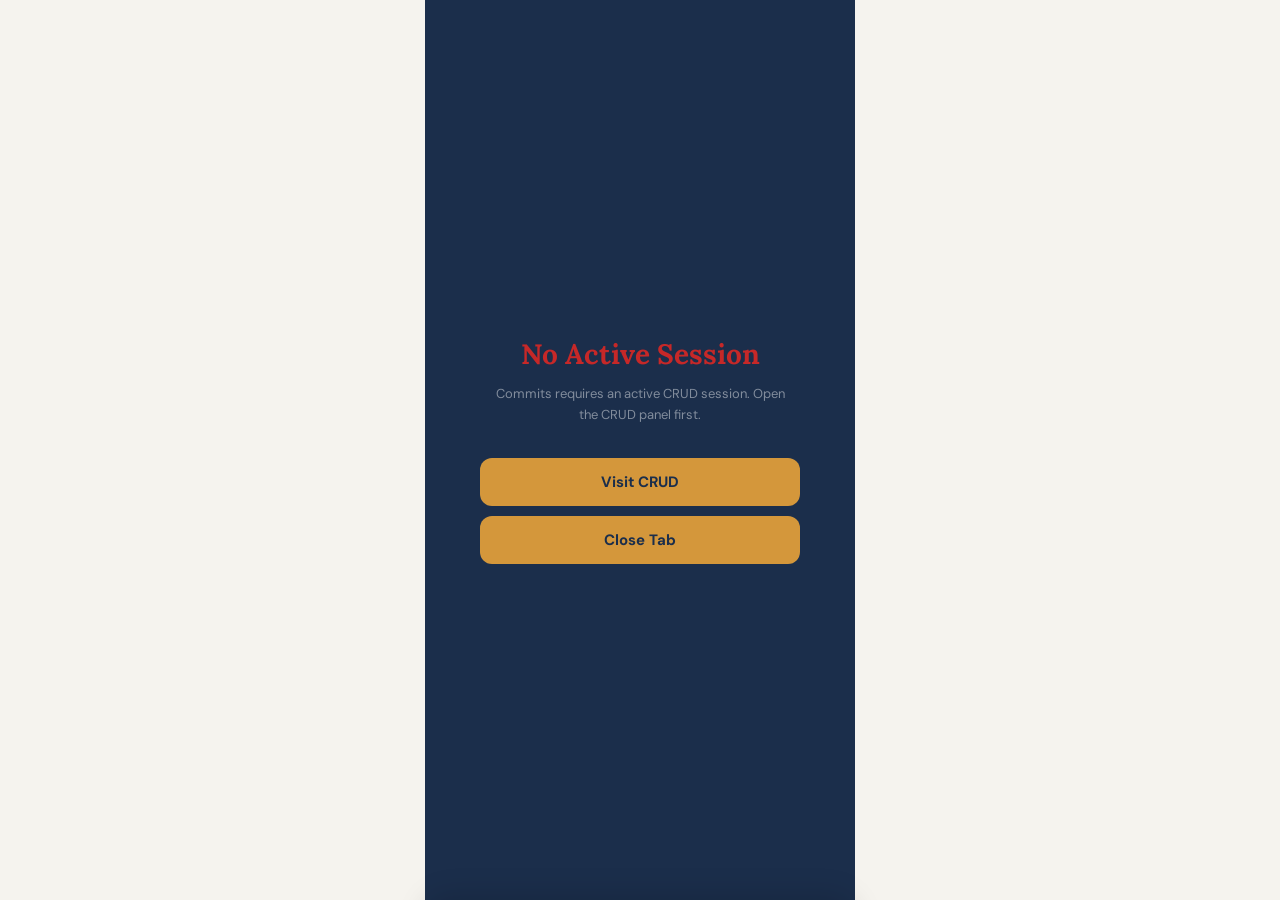
<file: root2/commits/index.html>
<!DOCTYPE html>
<html lang="en">
<head>
<meta charset="UTF-8">
<meta name="viewport" content="width=device-width, initial-scale=1.0, maximum-scale=1.0">
<title>Dictionary — Commits</title>
<link href="https://fonts.googleapis.com/css2?family=Lora:ital,wght@0,400;0,600;0,700;1,400&family=DM+Sans:wght@300;400;500;600;700&display=swap" rel="stylesheet">
<link rel="stylesheet" href="../core/style.css">
</head>
<body>
<!-- ══ BLOCKED SCREEN ══ -->
<div class="screen" id="blockedScreen">
  <div class="gate-wrap">
    <div class="blocked-title" id="blockedTitle"></div>
    <div class="blocked-message" id="blockedMessage"></div>
    <div class="blocked-actions">
      <button class="gate-btn" id="blockedBtn1"></button>
      <button class="gate-btn" id="blockedBtn2"></button>
    </div>
  </div>
</div>
<!-- ══ NO SESSION ══ -->
<div class="screen active" id="noSessionScreen">
  <div class="gate-wrap">
    <div class="gate-title">Commits</div>
    <div class="gate-subtitle" style="margin-bottom:32px">No active session found</div>
    <button class="gate-btn" style="max-width:280px" onclick="window.location.href=('../crud/')">← Go to CRUD Panel</button>
  </div>
</div>

<!-- ══ COMMITS SCREEN ══ -->
<div class="screen" id="commitsScreen">

  <nav class="navbar">
    <div class="app-title">Commits</div>
    <div class="nav-right">
      <button class="nav-btn" onclick="openOptions()">
        <svg viewBox="0 0 24 24" width="12" height="12" fill="none" stroke="currentColor" stroke-width="2"><line x1="4" y1="6" x2="20" y2="6"/><line x1="8" y1="12" x2="20" y2="12"/><line x1="4" y1="18" x2="20" y2="18"/><circle cx="4" cy="12" r="2" fill="currentColor" stroke="none"/></svg>
        Options
      </button>
      <button class="nav-btn" onclick="openMenu()">
        <svg viewBox="0 0 24 24" width="12" height="12" fill="none" stroke="currentColor" stroke-width="2"><rect x="3" y="3" width="7" height="7"/><rect x="14" y="3" width="7" height="7"/><rect x="3" y="14" width="7" height="7"/><rect x="14" y="14" width="7" height="7"/></svg>
        Menu
      </button>
      <button class="nav-btn crud-btn" onclick="window.open('../crud/','_blank')">
        <svg viewBox="0 0 24 24" width="12" height="12" fill="none" stroke="currentColor" stroke-width="2"><path d="M11 4H4a2 2 0 0 0-2 2v14a2 2 0 0 0 2 2h14a2 2 0 0 0 2-2v-7"/><path d="M18.5 2.5a2.121 2.121 0 0 1 3 3L12 15l-4 1 1-4 9.5-9.5z"/></svg>
        CRUD
      </button>
    </div>
  </nav>

  <div class="crud-tabs">
    <button class="crud-tab active" onclick="switchTab('logs', this)">
      <svg viewBox="0 0 24 24" width="12" height="12" fill="none" stroke="currentColor" stroke-width="2"><path d="M14 2H6a2 2 0 0 0-2 2v16a2 2 0 0 0 2 2h12a2 2 0 0 0 2-2V8z"/><polyline points="14 2 14 8 20 8"/></svg>
      Logs
    </button>
    <button class="crud-tab" onclick="switchTab('removed', this)">
      <svg viewBox="0 0 24 24" width="12" height="12" fill="none" stroke="currentColor" stroke-width="2"><polyline points="3 6 5 6 21 6"/><path d="M19 6l-1 14a2 2 0 0 1-2 2H8a2 2 0 0 1-2-2L5 6"/></svg>
      Removed
    </button>
    <button class="crud-tab" onclick="switchTab('import', this)">
      <svg viewBox="0 0 24 24" width="12" height="12" fill="none" stroke="currentColor" stroke-width="2"><path d="M21 15v4a2 2 0 0 1-2 2H5a2 2 0 0 1-2-2v-4"/><polyline points="7 10 12 15 17 10"/><line x1="12" y1="15" x2="12" y2="3"/></svg>
      Import
    </button>
  </div>

  <div class="crud-body">

    <!-- LOGS TAB -->
    <div class="crud-panel active" id="panel-logs">
      <div class="commits-search-wrap">
        <input class="commits-search" type="text" placeholder="Search log entries…" oninput="filterCommits(this.value)"/>
        <svg class="commits-search-icon" viewBox="0 0 24 24" width="13" height="13" fill="none" stroke="currentColor" stroke-width="2"><circle cx="11" cy="11" r="8"/><line x1="21" y1="21" x2="16.65" y2="16.65"/></svg>
      </div>
      <div class="commits-count-bar">
        <span class="commits-count" id="logsCount">0 actions</span>
        <span class="commits-selected-label" id="commitsSelectedLabel">0 selected</span>
      </div>
      <div id="commitLogList"></div>
      <div class="empty-state hidden" id="logsEmpty">
        <div class="empty-state-icon">📋</div>
        <div>No pending actions</div>
        <div style="font-size:11px;margin-top:4px;color:var(--text-secondary)">Actions queued in CRUD will appear here</div>
      </div>
    </div>

    <!-- REMOVED TAB -->
    <div class="crud-panel" id="panel-removed">
      <div class="empty-state" id="removedEmpty">
        <div class="empty-state-icon">🗑</div>
        <div>No removed actions</div>
        <div style="font-size:11px;margin-top:4px;color:var(--text-secondary)">Deleted log entries appear here</div>
      </div>
      <div id="removedList"></div>
    </div>

    <!-- IMPORT TAB -->
    <div class="crud-panel" id="panel-import">
      <div class="form-section">
        <div class="form-section-header"><span class="form-section-title">Pull from DB</span></div>
        <div class="form-section-body">
          <div style="font-size:12px;color:var(--text-secondary);line-height:1.5">Fetch drafted actions from the logs table back into this session for review or modification.</div>
          <button class="btn-primary" style="font-size:13px" onclick="showToast('↪ Drafts loaded from DB','success')">Pull Drafts from DB</button>
        </div>
      </div>
      <div class="form-section">
        <div class="form-section-header"><span class="form-section-title">Pull from File</span></div>
        <div class="form-section-body">
          <div style="font-size:12px;color:var(--text-secondary);line-height:1.5">Import a JSON log file. Useful for offline workflows — prepare logs locally and push when connected.</div>
          <div class="import-drop-zone" style="padding:22px;border-radius:9px;margin-bottom:0" onclick="showToast('↪ File loaded into Logs','success')">
            <div class="import-drop-icon" style="font-size:22px;margin-bottom:6px">📄</div>
            <div class="import-drop-title" style="font-size:13px">Drop JSON log file</div>
            <div class="import-drop-sub">or <span>browse file</span></div>
          </div>
        </div>
      </div>
    </div>

  </div>
</div>

<!-- ══ MENU ══ -->
<div class="sidebar-overlay" id="sidebarOverlay" onclick="closeMenu()"></div>
<div class="sidebar" id="commitsMenuSidebar">
  <div class="sidebar-header">
    <span class="sidebar-title">Log Operations</span>
    <button class="sidebar-close" onclick="closeMenu()">✕</button>
  </div>
  <div class="sidebar-section-label">Actions</div>
  <button class="menu-item" id="menuEdit" onclick="closeMenu();showToast('Edit — undo and re-queue')">
    <div class="menu-icon mi-edit"><svg viewBox="0 0 24 24" width="14" height="14" fill="none" stroke="currentColor" stroke-width="2"><path d="M11 4H4a2 2 0 0 0-2 2v14a2 2 0 0 0 2 2h14a2 2 0 0 0 2-2v-7"/><path d="M18.5 2.5a2.121 2.121 0 0 1 3 3L12 15l-4 1 1-4 9.5-9.5z"/></svg></div>
    <div class="menu-text"><div class="menu-label">Edit</div><div class="menu-desc">Undo action and re-queue with changes</div></div>
  </button>
  <button class="menu-item" id="menuSchedule" onclick="closeMenu();showToast('Schedule — coming soon')">
    <div class="menu-icon mi-schedule"><svg viewBox="0 0 24 24" width="14" height="14" fill="none" stroke="currentColor" stroke-width="2"><circle cx="12" cy="12" r="10"/><polyline points="12 6 12 12 16 14"/></svg></div>
    <div class="menu-text"><div class="menu-label">Schedule</div><div class="menu-desc">Set a publish time for this action</div></div>
  </button>
  <button class="menu-item" id="menuRename" onclick="closeMenu();showToast('Rename log entry')">
    <div class="menu-icon mi-rename"><svg viewBox="0 0 24 24" width="14" height="14" fill="none" stroke="currentColor" stroke-width="2"><path d="M17 3a2.828 2.828 0 1 1 4 4L7.5 20.5 2 22l1.5-5.5L17 3z"/></svg></div>
    <div class="menu-text"><div class="menu-label">Rename</div><div class="menu-desc">Rename the log entry display name</div></div>
  </button>
  <div class="sidebar-divider"></div>
  <div class="sidebar-section-label">State</div>
  <button class="menu-item" id="menuPublish" onclick="closeMenu();applyToSelected('published')">
    <div class="menu-icon mi-publish"><svg viewBox="0 0 24 24" width="14" height="14" fill="none" stroke="currentColor" stroke-width="2"><polyline points="20 6 9 17 4 12"/></svg></div>
    <div class="menu-text"><div class="menu-label">Publish</div><div class="menu-desc">Apply to entries table now</div></div>
  </button>
  <button class="menu-item" id="menuDraft" onclick="closeMenu();applyToSelected('draft')">
    <div class="menu-icon mi-draft"><svg viewBox="0 0 24 24" width="14" height="14" fill="none" stroke="currentColor" stroke-width="2"><path d="M14 2H6a2 2 0 0 0-2 2v16a2 2 0 0 0 2 2h12a2 2 0 0 0 2-2V8z"/><polyline points="14 2 14 8 20 8"/></svg></div>
    <div class="menu-text"><div class="menu-label">Draft</div><div class="menu-desc">Save to logs table without applying</div></div>
  </button>
  <button class="menu-item" id="menuDrop" onclick="closeMenu();applyToSelected('dropped')">
    <div class="menu-icon mi-drop"><svg viewBox="0 0 24 24" width="14" height="14" fill="none" stroke="currentColor" stroke-width="2"><line x1="18" y1="6" x2="6" y2="18"/><line x1="6" y1="6" x2="18" y2="18"/></svg></div>
    <div class="menu-text"><div class="menu-label">Drop</div><div class="menu-desc">Skip on Publish All, stays in queue</div></div>
  </button>
  <button class="menu-item" id="menuDelete" onclick="closeMenu();deleteSelected()">
    <div class="menu-icon mi-trash"><svg viewBox="0 0 24 24" width="14" height="14" fill="none" stroke="currentColor" stroke-width="2"><polyline points="3 6 5 6 21 6"/><path d="M19 6l-1 14a2 2 0 0 1-2 2H8a2 2 0 0 1-2-2L5 6"/><path d="M9 6V4h6v2"/></svg></div>
    <div class="menu-text"><div class="menu-label">Delete</div><div class="menu-desc">Remove from queue → Removed tab</div></div>
  </button>
  <div class="sidebar-divider"></div>
  <div class="sidebar-section-label">Global</div>
  <button class="menu-item" id="menuPublishAll" onclick="closeMenu();publishAll()">
    <div class="menu-icon mi-publish"><svg viewBox="0 0 24 24" width="14" height="14" fill="none" stroke="currentColor" stroke-width="2"><polyline points="20 6 9 17 4 12"/></svg></div>
    <div class="menu-text"><div class="menu-label">Publish All</div><div class="menu-desc">Apply all non-dropped actions</div></div>
  </button>
  <button class="menu-item" id="menuDiscardAll" onclick="closeMenu();discardAll()">
    <div class="menu-icon mi-trash"><svg viewBox="0 0 24 24" width="14" height="14" fill="none" stroke="currentColor" stroke-width="2"><polyline points="3 6 5 6 21 6"/><path d="M19 6l-1 14a2 2 0 0 1-2 2H8a2 2 0 0 1-2-2L5 6"/><path d="M9 6V4h6v2"/></svg></div>
    <div class="menu-text"><div class="menu-label">Discard All</div><div class="menu-desc">Clear entire queue permanently</div></div>
  </button>
</div>

<!-- ══ OPTIONS ══ -->
<div class="options-overlay" id="optionsOverlay" onclick="closeOptions()"></div>
<div class="options-sheet" id="optionsSheet">
  <div class="options-handle"></div>
  <div class="options-header">
    <span class="options-title">Log Options</span>
    <button class="options-reset" onclick="resetOptions()">Reset all</button>
  </div>
  <div class="options-body">
    <div><div class="opt-group-label">Filter by State</div><div class="opt-chips" id="filterState">
        <div class="opt-chip active" data-value="all"       onclick="toggleChip(this)">All</div>
        <div class="opt-chip"        data-value="draft"     onclick="toggleChip(this)">Draft</div>
        <div class="opt-chip"        data-value="dropped"   onclick="toggleChip(this)">Dropped</div>
        <div class="opt-chip ant-chip" data-value="published" onclick="toggleChip(this)">Published</div>
      </div></div>
    <div><div class="opt-group-label">Filter by Operation</div><div class="opt-chips" id="filterOp">
        <div class="opt-chip active" data-value="all"     onclick="toggleChip(this)">All</div>
        <div class="opt-chip"        data-value="create"  onclick="toggleChip(this)">Create</div>
        <div class="opt-chip"        data-value="edit"    onclick="toggleChip(this)">Edit</div>
        <div class="opt-chip"        data-value="update"  onclick="toggleChip(this)">Update</div>
        <div class="opt-chip"        data-value="rename"  onclick="toggleChip(this)">Rename</div>
        <div class="opt-chip"        data-value="regroup" onclick="toggleChip(this)">Regroup</div>
        <div class="opt-chip"        data-value="trash"   onclick="toggleChip(this)">Trash</div>
        <div class="opt-chip"        data-value="disable" onclick="toggleChip(this)">Disable</div>
        <div class="opt-chip"        data-value="map"     onclick="toggleChip(this)">Map</div>
      </div></div>
    <div>
      <div class="opt-group-label">Sort By</div>
      <div class="sort-option active" data-sort="newest" onclick="selectSort(this)"><div class="sort-dot"></div><span class="sort-option-label">Newest first</span></div>
      <div class="sort-option" data-sort="oldest" onclick="selectSort(this)"><div class="sort-dot"></div><span class="sort-option-label">Oldest first</span></div>
      <div class="sort-option" data-sort="word_asc" onclick="selectSort(this)"><div class="sort-dot"></div><span class="sort-option-label">Word A → Z</span></div>
      <div class="sort-option" data-sort="word_desc" onclick="selectSort(this)"><div class="sort-dot"></div><span class="sort-option-label">Word Z → A</span></div>
    </div>
    <div style="display:flex;gap:8px;padding-top:4px;">
      <button class="btn-secondary" style="font-size:12px;padding:11px;border-radius:10px" onclick="closeOptions()">Close</button>
      <button class="btn-primary" style="font-size:12px;padding:11px;border-radius:10px;flex:2" onclick="applyOptions()">Apply</button>
    </div>
  </div>
</div>

<div class="toast" id="toastEl"></div>

<script src="../core/state.js"></script>
<script src="../core/support.js"></script>
<script src="../core/crudgate.js"></script>
<script src="script.js"></script>
</body>
</html>
</file>
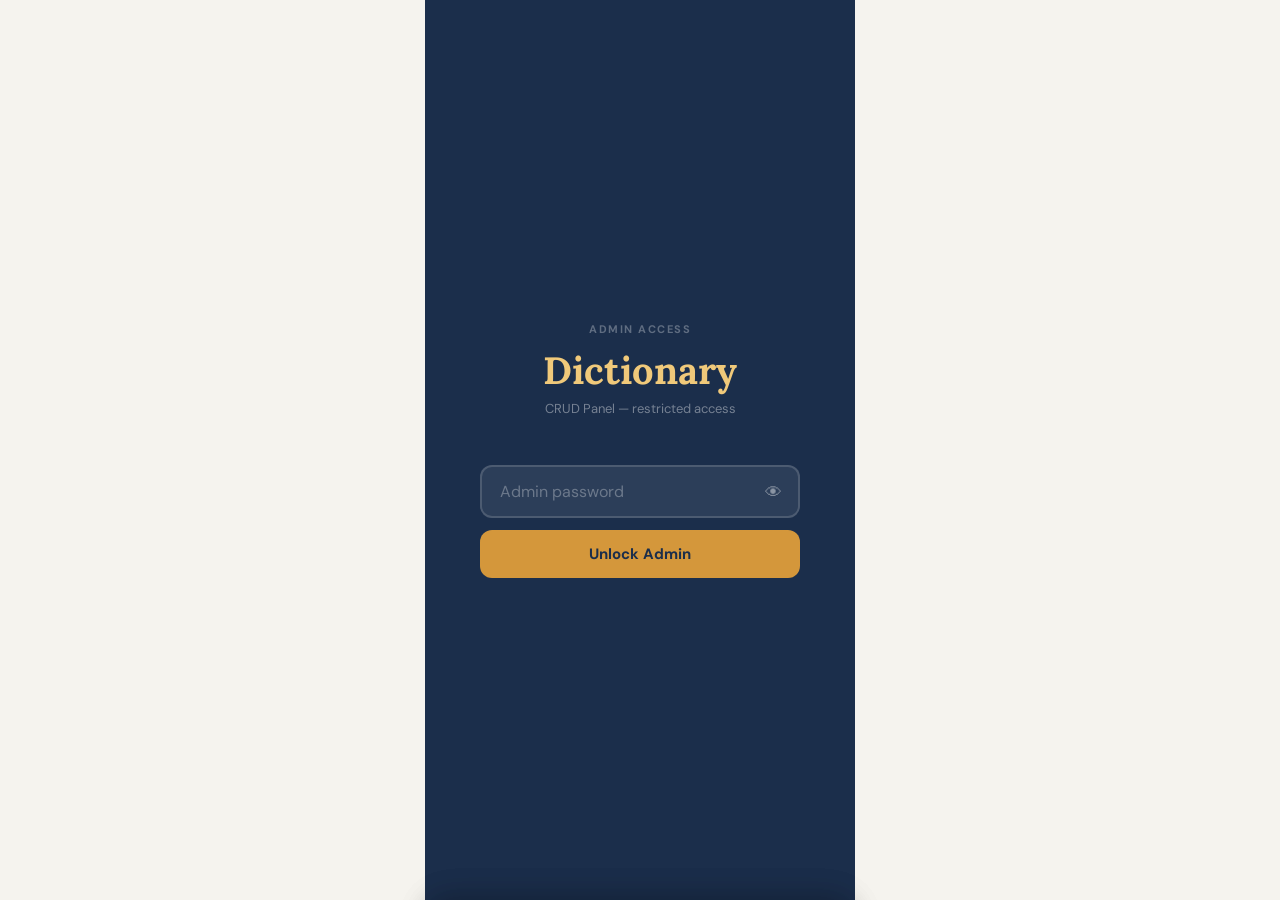
<file: root2/crud/index.html>
<!DOCTYPE html>
<html lang="en">
<head>
<meta charset="UTF-8">
<meta name="viewport" content="width=device-width, initial-scale=1.0, maximum-scale=1.0">
<title>Dictionary — CRUD</title>
<link href="https://fonts.googleapis.com/css2?family=Lora:ital,wght@0,400;0,600;0,700;1,400&family=DM+Sans:wght@300;400;500;600;700&display=swap" rel="stylesheet">
<link rel="stylesheet" href="../core/style.css">
<style>
/* ── Tooltip ── */
[data-tip] { position: relative; }
[data-tip]::after {
  content: attr(data-tip);
  position: absolute; bottom: -26px; left: 50%; transform: translateX(-50%);
  background: rgba(27,46,75,.95); color: rgba(255,255,255,.85);
  font-size: 10px; font-weight: 600; letter-spacing: .3px;
  padding: 3px 8px; border-radius: 5px; white-space: nowrap;
  pointer-events: none; opacity: 0; transition: opacity .15s; z-index: 999;
}
[data-tip]:hover::after { opacity: 1; }

/* ── Filter btn ── */
.filter-btn {
  width: 36px; height: 36px; border-radius: 10px;
  border: 1.5px solid var(--border); background: var(--surface);
  color: var(--text-secondary); display: flex; align-items: center; justify-content: center;
  cursor: pointer; transition: all .15s; flex-shrink: 0; box-shadow: var(--shadow);
}
.filter-btn:hover, .filter-btn.active { border-color: var(--accent); color: var(--accent); background: var(--accent-bg); }

/* ── Search bar — gold accent ── */
.view-search:focus { border-color: var(--accent); box-shadow: 0 0 0 3px rgba(212,151,59,.1); }
.view-search-icon { color: var(--accent); }

/* ── Tile base ── */
.word-tile {
  border-radius: 10px !important;
  overflow: hidden;
  border-top: 1px solid var(--border) !important;
  border-bottom: 1px solid var(--border) !important;
}
.word-tile.selected {
  background: #FDF3E3 !important;
  box-shadow: 0 2px 16px rgba(212,151,59,.18) !important;
}
.word-tile.selected { border-left-width: 4px !important; }

/* ── Bookmark icon ── */
.tile-bookmark {
  color: var(--accent); opacity: .75; flex-shrink: 0;
  transition: opacity .15s;
}
.word-tile:hover .tile-bookmark { opacity: 1; }

/* ── NumId chip — gold solid inverted ── */
.tile-numid-chip {
  font-family: 'DM Mono', 'Fira Mono', monospace;
  font-size: 14px; font-weight: 800;
  background: var(--accent);
  color: var(--navy);
  padding: 8px 13px; border-radius: 10px;
  letter-spacing: .3px; flex-shrink: 0;
  box-shadow: 0 3px 8px rgba(212,151,59,.4);
  border: none;
  min-width: 52px; text-align: center;
}
.tile-numid-chip.warn {
  background: var(--warn); color: #fff;
  box-shadow: 0 3px 8px rgba(180,83,9,.3);
}

/* ── Word List Sidebar — wider ── */
.sidebar-wide {
  position: fixed; top: 0; right: 0; bottom: 0; width: 360px;
  background: var(--navy); z-index: 201;
  transform: translateX(100%); transition: transform .25s ease;
  overflow-y: auto; display: flex; flex-direction: column;
}
.sidebar-wide.open { transform: translateX(0); }
.sidebar-wide .sidebar-header {
  padding: 14px 18px 11px; border-bottom: 1px solid rgba(255,255,255,.1);
  display: flex; align-items: center; justify-content: space-between;
}
.sidebar-wide .sidebar-body { padding: 12px 18px; flex: 1; display: flex; flex-direction: column; gap: 10px; overflow: hidden; }

/* WL search */
.wl-search-wrap { position: relative; }
.wl-search {
  width: 100%; padding: 9px 34px 9px 12px; border-radius: 9px;
  border: 1.5px solid rgba(255,255,255,.12); background: rgba(255,255,255,.07);
  color: #fff; font-size: 12px; outline: none; transition: border-color .2s;
  font-family: 'DM Sans', sans-serif;
}
.wl-search::placeholder { color: rgba(255,255,255,.3); }
.wl-search:focus { border-color: var(--accent); }
.wl-search-icon { position: absolute; right: 10px; top: 50%; transform: translateY(-50%); color: rgba(255,255,255,.3); pointer-events: none; }

/* WL filter row — category chips + divider + toggle buttons */
.wl-filter-row {
  display: flex; align-items: center; gap: 6px; flex-wrap: nowrap;
}
.wl-cat-chip {
  padding: 4px 9px; border-radius: 5px;
  border: 1.5px solid rgba(255,255,255,.12);
  background: rgba(255,255,255,.05);
  font-size: 10px; font-weight: 600; color: rgba(255,255,255,.45);
  cursor: pointer; transition: all .15s; white-space: nowrap;
}
.wl-cat-chip:hover { border-color: var(--accent-light); color: var(--accent-light); }
.wl-cat-chip.active { border-color: var(--accent); background: rgba(212,151,59,.15); color: var(--accent-light); }

.wl-cat-chip[data-cat="word"]    { border-left: 3px solid #5B9BD5; }
.wl-cat-chip[data-cat="idiom"]   { border-left: 3px solid #2A8C7E; }
.wl-cat-chip[data-cat="phrasal"] { border-left: 3px solid #D4973B; }

.wl-divider { width: 1px; height: 22px; background: rgba(255,255,255,.12); flex-shrink: 0; }

/* Toggle buttons */
.wl-toggle-btn {
  width: 30px; height: 30px; border-radius: 7px;
  border: 1.5px solid rgba(255,255,255,.12);
  background: rgba(255,255,255,.05);
  color: rgba(255,255,255,.45);
  display: flex; align-items: center; justify-content: center;
  cursor: pointer; transition: all .15s; flex-shrink: 0;
}
.wl-toggle-btn:hover { border-color: rgba(255,255,255,.3); color: rgba(255,255,255,.8); }
.wl-toggle-btn.wl-toggle-active { border-color: var(--accent); background: rgba(212,151,59,.15); color: var(--accent-light); }

/* WL count */
.wl-count { font-size: 10px; color: rgba(255,255,255,.3); font-weight: 500; padding: 0 2px; }

/* WL list */
.wl-list { display: flex; flex-direction: column; gap: 5px; flex: 1; overflow-y: auto; }
.wl-item {
  display: flex; align-items: center; gap: 9px;
  padding: 9px 11px; border-radius: 8px;
  border-top: 1px solid rgba(255,255,255,.06);
  border-bottom: 1px solid rgba(255,255,255,.06);
  background: rgba(255,255,255,.04);
  cursor: pointer; transition: all .15s; user-select: none;
}
.wl-item:hover { background: rgba(212,151,59,.08); }
.wl-item-word { font-family: 'Lora', serif; font-size: 13px; font-weight: 600; color: rgba(255,255,255,.9); flex: 1; min-width: 0; white-space: nowrap; overflow: hidden; text-overflow: ellipsis; }

/* NumId chip inside word list */
.wl-numid-chip {
  font-family: monospace; font-size: 9px; font-weight: 700;
  background: var(--accent); color: var(--navy);
  padding: 3px 7px; border-radius: 5px; flex-shrink: 0;
  box-shadow: 0 1px 4px rgba(212,151,59,.3);
}

/* ── Form Op Card (static frozen) ── */
.form-op-card {
  background: var(--navy); border-radius: 12px;
  padding: 13px 15px; margin-bottom: 14px;
  border: 1px solid rgba(255,255,255,.07);
  box-shadow: var(--shadow-md); position: relative; overflow: hidden;
}
.form-op-card::before {
  content: ''; position: absolute; top: -16px; right: -16px;
  width: 64px; height: 64px; border-radius: 50%;
  background: rgba(255,255,255,.03);
}
.op-card-mode {
  font-size: 9px; font-weight: 700; letter-spacing: 1.5px;
  text-transform: uppercase; margin-bottom: 2px;
}
.op-card-desc {
  font-size: 10px; color: rgba(255,255,255,.35); margin-bottom: 10px; line-height: 1.4;
}
.op-card-word-row { display: flex; align-items: baseline; gap: 8px; }
.op-card-word {
  font-family: 'Lora', serif; font-size: 18px; font-weight: 700;
  color: var(--accent-light); white-space: nowrap; overflow: hidden; text-overflow: ellipsis;
}
.op-card-numid {
  font-family: monospace; font-size: 11px; font-weight: 700;
  background: rgba(255,255,255,.1); color: rgba(255,255,255,.6);
  padding: 3px 7px; border-radius: 4px; flex-shrink: 0;
}

/* ── References Card ── */
.form-refs-card {
  background: var(--surface); border-radius: 12px;
  border: 1px solid var(--border); box-shadow: var(--shadow);
  padding: 12px 14px; margin-bottom: 14px;
  display: flex; align-items: center; justify-content: space-between; gap: 10px;
}
.refs-card-left { display: flex; align-items: center; gap: 8px; }
.refs-card-dot { width: 8px; height: 8px; border-radius: 50%; flex-shrink: 0; }
.refs-card-label { font-size: 9px; font-weight: 700; text-transform: uppercase; letter-spacing: .8px; color: var(--text-secondary); }
.refs-card-status { font-size: 12px; font-weight: 600; color: var(--text); margin-top: 1px; }
.refs-card-btn {
  padding: 7px 12px; border-radius: 8px; border: none;
  background: var(--navy); color: var(--accent-light);
  font-size: 11px; font-weight: 700; cursor: pointer;
  transition: all .15s; white-space: nowrap; flex-shrink: 0;
}
.refs-card-btn:hover { background: var(--navy-light); }

/* ── Settings sheet ── */
.settings-sheet {
  position: fixed; bottom: 0; left: 50%;
  transform: translateX(-50%) translateY(100%);
  width: 100%; max-width: 430px; background: var(--surface);
  border-radius: 24px 24px 0 0; z-index: 201;
  max-height: 75vh; overflow-y: auto; transition: transform .25s ease;
  box-shadow: 0 -4px 30px rgba(0,0,0,.15);
}
.settings-sheet.open { transform: translateX(-50%) translateY(0); }
.settings-overlay {
  position: fixed; inset: 0; background: rgba(0,0,0,.4);
  z-index: 200; opacity: 0; pointer-events: none; transition: opacity .25s;
}
.settings-overlay.open { opacity: 1; pointer-events: all; }
.settings-body { padding: 14px 20px 36px; display: flex; flex-direction: column; gap: 16px; }
.settings-placeholder { text-align: center; padding: 40px 20px; color: var(--text-secondary); font-size: 13px; }
.settings-placeholder-icon { font-size: 32px; margin-bottom: 10px; }
</style>
</head>
<body>

<!-- ══ LOADING ══ -->
<div class="loading-overlay hidden" id="loadingOverlay">
  <div class="loading-spinner"></div>
  <div class="loading-text" id="loadingText">Loading words…</div>
</div>

<!-- ══ BLOCKED SCREEN ══ -->
<div class="screen" id="blockedScreen">
  <div class="gate-wrap">
    <div class="blocked-title" id="blockedTitle"></div>
    <div class="blocked-message" id="blockedMessage"></div>
    <div class="blocked-actions">
      <button class="gate-btn" id="blockedBtn1"></button>
      <button class="gate-btn" id="blockedBtn2"></button>
    </div>
  </div>
</div>

<!-- ══ GATE ══ -->
<div class="screen active" id="gateScreen">
  <div class="gate-wrap">
    <div class="gate-eyebrow">Admin Access</div>
    <div class="gate-title">Dictionary</div>
    <div class="gate-subtitle">CRUD Panel — restricted access</div>
    <div class="gate-form">
      <div class="gate-input-wrap">
        <input type="password" id="gateInput" class="gate-input" placeholder="Admin password" autocomplete="off"/>
        <button class="gate-eye" onclick="toggleEye()">👁</button>
      </div>
      <button class="gate-btn" onclick="unlockAdmin()">Unlock Admin</button>
      <div class="gate-error hidden" id="gateError">Incorrect password. Try again.</div>
    </div>
  </div>
</div>

<!-- ══ CRUD SCREEN ══ -->
<div class="screen" id="crudScreen">

  <nav class="navbar">
    <div class="navbar-left">
      <div class="app-title">Admin</div>
      <div class="sync-label" id="syncLabel">Not synced</div>
    </div>
    <div class="nav-right">
      <button class="nav-btn" id="settingsBtn" data-tip="Settings" onclick="openSettings()">
        <svg viewBox="0 0 24 24" width="14" height="14" fill="none" stroke="currentColor" stroke-width="2"><circle cx="12" cy="12" r="3"/><path d="M19.4 15a1.65 1.65 0 0 0 .33 1.82l.06.06a2 2 0 0 1-2.83 2.83l-.06-.06a1.65 1.65 0 0 0-1.82-.33 1.65 1.65 0 0 0-1 1.51V21a2 2 0 0 1-4 0v-.09A1.65 1.65 0 0 0 9 19.4a1.65 1.65 0 0 0-1.82.33l-.06.06a2 2 0 0 1-2.83-2.83l.06-.06A1.65 1.65 0 0 0 4.68 15a1.65 1.65 0 0 0-1.51-1H3a2 2 0 0 1 0-4h.09A1.65 1.65 0 0 0 4.6 9a1.65 1.65 0 0 0-.33-1.82l-.06-.06a2 2 0 0 1 2.83-2.83l.06.06A1.65 1.65 0 0 0 9 4.68a1.65 1.65 0 0 0 1-1.51V3a2 2 0 0 1 4 0v.09a1.65 1.65 0 0 0 1 1.51 1.65 1.65 0 0 0 1.82-.33l.06-.06a2 2 0 0 1 2.83 2.83l-.06.06A1.65 1.65 0 0 0 19.4 9a1.65 1.65 0 0 0 1.51 1H21a2 2 0 0 1 0 4h-.09a1.65 1.65 0 0 0-1.51 1z"/></svg>
      </button>
      <button class="nav-btn" id="navActionsBtn" data-tip="Actions" onclick="openMenu()" style="display:flex">
        <svg viewBox="0 0 24 24" width="14" height="14" fill="none" stroke="currentColor" stroke-width="2.5"><circle cx="5" cy="12" r="1.5" fill="currentColor" stroke="none"/><circle cx="12" cy="12" r="1.5" fill="currentColor" stroke="none"/><circle cx="19" cy="12" r="1.5" fill="currentColor" stroke="none"/></svg>
      </button>
      <button class="nav-btn" id="navWordListBtn" data-tip="Word List" onclick="openWordListSidebar()" style="display:none">
        <svg viewBox="0 0 24 24" width="14" height="14" fill="none" stroke="currentColor" stroke-width="2"><line x1="8" y1="6" x2="21" y2="6"/><line x1="8" y1="12" x2="21" y2="12"/><line x1="8" y1="18" x2="21" y2="18"/><circle cx="3" cy="6" r="1" fill="currentColor" stroke="none"/><circle cx="3" cy="12" r="1" fill="currentColor" stroke="none"/><circle cx="3" cy="18" r="1" fill="currentColor" stroke="none"/></svg>
      </button>
      <button class="nav-btn" id="navTransportListBtn" data-tip="File List" onclick="showToast('File list — coming soon')" style="display:none">
        <svg viewBox="0 0 24 24" width="14" height="14" fill="none" stroke="currentColor" stroke-width="2"><path d="M14 2H6a2 2 0 0 0-2 2v16a2 2 0 0 0 2 2h12a2 2 0 0 0 2-2V8z"/><polyline points="14 2 14 8 20 8"/><line x1="16" y1="13" x2="8" y2="13"/><line x1="16" y1="17" x2="8" y2="17"/></svg>
      </button>
      <button class="nav-btn commit-btn" data-tip="Commits" onclick="goToCommits()">
        <svg viewBox="0 0 24 24" width="14" height="14" fill="none" stroke="currentColor" stroke-width="2"><circle cx="12" cy="12" r="4"/><line x1="1.05" y1="12" x2="7" y2="12"/><line x1="17.01" y1="12" x2="22.96" y2="12"/></svg>
        <span class="commit-badge" id="commitBadge" style="display:none">0</span>
      </button>
    </div>
  </nav>

  <div class="crud-tabs">
    <button class="crud-tab active" onclick="switchTab('view', this)" id="tabView">
      <svg viewBox="0 0 24 24" width="12" height="12" fill="none" stroke="currentColor" stroke-width="2"><rect x="3" y="3" width="7" height="5" rx="1"/><rect x="14" y="3" width="7" height="5" rx="1"/><rect x="3" y="12" width="18" height="3" rx="1"/><rect x="3" y="19" width="18" height="2" rx="1"/></svg>
      View
    </button>
    <button class="crud-tab" onclick="switchTab('form', this)" id="formTab">
      <svg viewBox="0 0 24 24" width="12" height="12" fill="none" stroke="currentColor" stroke-width="2.5"><line x1="12" y1="5" x2="12" y2="19"/><line x1="5" y1="12" x2="19" y2="12"/></svg>
      <span id="formTabLabel">Create</span>
    </button>
    <button class="crud-tab" onclick="switchTab('transport', this)" id="tabTransport">
      <svg viewBox="0 0 24 24" width="12" height="12" fill="none" stroke="currentColor" stroke-width="2"><path d="M21 15v4a2 2 0 0 1-2 2H5a2 2 0 0 1-2-2v-4"/><polyline points="17 8 12 3 7 8"/><line x1="12" y1="3" x2="12" y2="15"/></svg>
      Transport
    </button>
  </div>

  <div class="crud-body">

    <!-- VIEW TAB -->
    <div class="crud-panel active" id="panel-view">
      <div class="view-controls">
        <button class="filter-btn" id="filterBtn" data-tip="Filter" onclick="openOptions()">
          <svg viewBox="0 0 24 24" width="14" height="14" fill="none" stroke="currentColor" stroke-width="2"><polygon points="22 3 2 3 10 12.46 10 19 14 21 14 12.46 22 3"/></svg>
        </button>
        <div class="view-search-wrap">
          <input class="view-search" type="text" placeholder="Search words…" oninput="filterView(this.value)"/>
          <svg class="view-search-icon" viewBox="0 0 24 24" width="13" height="13" fill="none" stroke="currentColor" stroke-width="2"><circle cx="11" cy="11" r="8"/><line x1="21" y1="21" x2="16.65" y2="16.65"/></svg>
        </div>
      </div>
      <div class="view-count-bar">
        <span class="view-count" id="viewCount">0 words</span>
        <span class="view-selected-label" id="selectedLabel">0 selected</span>
      </div>
      <div id="wordTilesList"></div>
      <div class="empty-state hidden" id="viewEmpty">
        <div class="empty-state-icon">🔍</div>
        <div>No words found</div>
        <div style="font-size:11px;margin-top:4px">Try a different search or filter</div>
      </div>
    </div>

    <!-- FORM TAB -->
    <div class="crud-panel" id="panel-form">

      <div class="form-op-card" id="formOpCard" style="display:none">
        <div class="op-card-mode" id="opCardMode">EDIT</div>
        <div class="op-card-desc" id="opCardDesc">Full edit — all fields modifiable</div>
        <div class="op-card-word-row">
          <span class="op-card-word" id="opCardWord">—</span>
          <span class="op-card-numid" id="opCardNumid">—</span>
        </div>
      </div>

      <div class="form-refs-card" id="formRefsCard" style="display:none">
        <div class="refs-card-left">
          <div class="refs-card-dot" id="refCardDot"></div>
          <div>
            <div class="refs-card-label">References</div>
            <div class="refs-card-status" id="refCardStatus">No references</div>
          </div>
        </div>
        <button class="refs-card-btn" onclick="openMapFromForm()">
          <svg viewBox="0 0 24 24" width="11" height="11" fill="none" stroke="currentColor" stroke-width="2" style="margin-right:4px"><circle cx="12" cy="12" r="10"/><line x1="2" y1="12" x2="22" y2="12"/><path d="M12 2a15.3 15.3 0 0 1 4 10 15.3 15.3 0 0 1-4 10 15.3 15.3 0 0 1-4-10 15.3 15.3 0 0 1 4-10z"/></svg>
          Open Map
        </button>
      </div>

      <div class="form-section">
        <div class="form-section-header"><span class="form-section-title">Core</span></div>
        <div class="form-section-body">
          <div class="form-field"><label class="form-label">Word / Idiom / Phrase</label><input class="form-input" id="createWord" type="text" placeholder="e.g. Proclivity"/></div>
          <div class="form-row">
            <div class="form-field"><label class="form-label">Category</label><select class="form-select" id="createCategory"><option value="1">Word</option><option value="2">Idiom / Phrase</option><option value="3">Phrasal Verb / Prep.</option></select></div>
            <div class="form-field"><label class="form-label">Label</label><select class="form-select" id="createUsage"><option value="0">Common</option><option value="1">Unique</option><option value="2">Specific</option><option value="3">Colloquial</option></select></div>
          </div>
          <div class="form-field"><label class="form-label">Grammatical Role</label><input class="form-input" id="createRole" type="text" placeholder="e.g. Common Noun, Transitive Verb…"/></div>
          <div class="toggle-row">
            <div><div class="toggle-label">Active</div><div class="toggle-sub">Inactive words are invisible throughout the app</div></div>
            <label class="toggle"><input type="checkbox" id="createActive" checked/><span class="toggle-slider"></span></label>
          </div>
          <div class="toggle-row">
            <div><div class="toggle-label">Review Note</div><div class="toggle-sub">Flag this entry as needing data improvement</div></div>
            <label class="toggle"><input type="checkbox" id="createReview"/><span class="toggle-slider"></span></label>
          </div>
        </div>
      </div>
      <div class="form-section">
        <div class="form-section-header"><span class="form-section-title">ID &amp; Group</span></div>
        <div class="form-section-body">
          <div class="form-field">
            <label class="form-label">NumId</label>
            <input class="form-input" id="createNumid" type="number" step="0.1" placeholder="e.g. 5.0 or −5.0"/>
            <div class="numid-hint">Positive = synonym group · Negative = antonym · Decimal = related · 0 = invalid / limbo</div>
          </div>
        </div>
      </div>
      <div class="form-section">
        <div class="form-section-header"><span class="form-section-title">Definitions</span></div>
        <div class="form-section-body">
          <div class="form-field"><label class="form-label">Definition 1</label><textarea class="form-input" id="createDef1" placeholder="Primary definition…"></textarea></div>
          <div class="form-field"><label class="form-label">Definition 2 <span style="font-weight:400;text-transform:none;letter-spacing:0">(optional)</span></label><textarea class="form-input" id="createDef2" placeholder="Secondary definition…"></textarea></div>
        </div>
      </div>
      <div class="form-section">
        <div class="form-section-header"><span class="form-section-title">Examples</span><span style="font-size:11px;color:rgba(255,255,255,.4)">up to 5</span></div>
        <div class="form-section-body">
          <div class="examples-list" id="examplesList">
            <div class="example-row"><textarea class="form-input" placeholder="Example sentence 1…"></textarea></div>
          </div>
          <button class="add-more-btn" onclick="addExample()">
            <svg viewBox="0 0 24 24" width="12" height="12" fill="none" stroke="currentColor" stroke-width="2.5"><line x1="12" y1="5" x2="12" y2="19"/><line x1="5" y1="12" x2="19" y2="12"/></svg>
            Add example
          </button>
        </div>
      </div>
      <div class="form-section">
        <div class="form-section-header"><span class="form-section-title">Bengali</span><span style="font-size:11px;color:rgba(255,255,255,.4)">optional</span></div>
        <div class="form-section-body">
          <div class="form-field"><label class="form-label">Bengali Definition</label><textarea class="form-input" id="createBengaliDef" placeholder="বাংলা সংজ্ঞা…"></textarea></div>
          <div class="examples-list" id="bengaliExList">
            <div class="example-row"><textarea class="form-input" placeholder="Bengali example 1…"></textarea></div>
          </div>
          <button class="add-more-btn" onclick="addBengaliExample()">
            <svg viewBox="0 0 24 24" width="12" height="12" fill="none" stroke="currentColor" stroke-width="2.5"><line x1="12" y1="5" x2="12" y2="19"/><line x1="5" y1="12" x2="19" y2="12"/></svg>
            Add Bengali example
          </button>
        </div>
      </div>
      <div class="comment-box" style="margin-bottom:14px">
        <div class="comment-box-label">📌 Admin Comment</div>
        <textarea id="createComment" placeholder="Internal note — only visible to admin…"></textarea>
      </div>
      <div class="form-actions">
        <button class="btn-secondary" id="formCancelBtn" onclick="cancelForm()" style="display:none">Cancel</button>
        <button class="btn-secondary" onclick="resetForm()">Reset</button>
        <button class="btn-primary" onclick="queueCommit()">Commit</button>
      </div>
    </div>

    <!-- TRANSPORT TAB -->
    <div class="crud-panel" id="panel-transport">
      <div class="form-section">
        <div class="form-section-header"><span class="form-section-title">Import Words</span></div>
        <div class="form-section-body" style="padding-bottom:0">
          <div class="import-drop-zone" id="dropZone" onclick="simulateUpload()" style="margin-bottom:0;border-radius:9px;">
            <div class="import-drop-icon">📂</div>
            <div class="import-drop-title">Drop CSV or JSON here</div>
            <div class="import-drop-sub">or <span>browse file</span></div>
          </div>
        </div>
        <div id="importPreviewWrap" style="display:none">
          <div class="import-summary" style="margin:12px 15px;border-radius:9px;">
            <div class="summary-stat"><div class="summary-num">42</div><div class="summary-label">To Add</div></div>
            <div class="summary-stat"><div class="summary-num" style="color:var(--syn)">3</div><div class="summary-label">Skipped</div></div>
            <div class="summary-stat"><div class="summary-num" style="color:var(--def)">0</div><div class="summary-label">Errors</div></div>
          </div>
          <div class="import-table-wrap" style="margin:0 0 1px">
            <table class="import-table">
              <thead><tr><th>Word</th><th>NumId</th><th>Definition</th><th>Status</th></tr></thead>
              <tbody>
                <tr><td class="td-word">Equivocate</td><td class="td-id">77.0</td><td>To use ambiguous…</td><td><span style="font-size:10px;font-weight:700;padding:2px 7px;border-radius:999px;background:var(--syn-bg);color:var(--syn)">New</span></td></tr>
                <tr class="td-skip"><td class="td-word">Abase</td><td class="td-id">12.0</td><td>To lower in rank…</td><td><span style="font-size:10px;font-weight:700;padding:2px 7px;border-radius:999px;background:var(--surface2);color:var(--text-secondary)">Skip</span></td></tr>
                <tr><td class="td-word">Loquacious</td><td class="td-id">99.0</td><td>Tending to talk…</td><td><span style="font-size:10px;font-weight:700;padding:2px 7px;border-radius:999px;background:var(--syn-bg);color:var(--syn)">New</span></td></tr>
              </tbody>
            </table>
          </div>
          <div style="padding:12px 15px;display:flex;gap:8px">
            <button class="btn-secondary" style="font-size:13px;padding:10px" onclick="resetImport()">Cancel</button>
            <button class="btn-primary" style="font-size:13px;padding:10px" onclick="resetImport()">Queue 42 Words</button>
          </div>
        </div>
      </div>
      <div class="export-section">
        <div class="export-header"><span class="export-title">Export Words</span></div>
        <div class="export-body">
          <div class="form-field">
            <label class="form-label">Filter (optional)</label>
            <select class="form-select"><option>All words</option><option>Category: Words only</option><option>Category: Idioms only</option><option>Label: Unique</option><option>Valid words only</option></select>
          </div>
          <div>
            <div class="opt-group-label" style="font-size:10px;font-weight:700;text-transform:uppercase;letter-spacing:1px;color:var(--text-secondary);margin-bottom:7px;">Format</div>
            <div class="export-format-row">
              <div class="format-chip active" onclick="selectFormat(this)">CSV</div>
              <div class="format-chip" onclick="selectFormat(this)">JSON</div>
            </div>
          </div>
          <button class="btn-primary" style="font-size:13px" onclick="showToast('📥 Export ready','success')">Export Words</button>
        </div>
      </div>
    </div>

  </div>
</div>

<!-- ══ HOLD POPUP ══ -->
<div class="hold-overlay" id="holdOverlay" onclick="closeHoldPopup()">
  <div class="hold-popup" onclick="event.stopPropagation()">
    <div class="hold-popup-handle"></div>
    <div class="hold-popup-word" id="popupWord">Proclivity</div>
    <div class="hold-popup-meta" id="popupMeta">Word · NumId 1.0</div>
    <div class="hold-popup-def" id="popupDef">A tendency to choose or do something regularly.</div>
    <div class="hold-popup-actions">
      <button class="hold-popup-btn hold-popup-close" onclick="closeHoldPopup()">Close</button>
      <button class="hold-popup-btn hold-popup-edit" onclick="closeHoldPopup();openFormOp('edit')">Edit</button>
    </div>
  </div>
</div>

<!-- ══ SIDEBAR OVERLAY ══ -->
<div class="sidebar-overlay" id="sidebarOverlay" onclick="closeAllSidebars()"></div>

<!-- ══ SIDEBAR 1: ACTIONS (View tab) ══ -->
<div class="sidebar" id="crudMenuSidebar">
  <div class="sidebar-header">
    <span class="sidebar-title">Operations</span>
    <button class="sidebar-close" onclick="closeAllSidebars()">✕</button>
  </div>
  <div style="padding:0 6px">
    <div class="sidebar-section-label">Word Operations</div>
    <button class="menu-item" id="menuCreate"  onclick="closeAllSidebars();openFormOp('create')"><div class="menu-icon mi-add"><svg viewBox="0 0 24 24" width="14" height="14" fill="none" stroke="currentColor" stroke-width="2.5"><line x1="12" y1="5" x2="12" y2="19"/><line x1="5" y1="12" x2="19" y2="12"/></svg></div><div class="menu-text"><div class="menu-label">Create</div><div class="menu-desc">New word — standalone entry</div></div></button>
    <button class="menu-item" id="menuAdd"     onclick="closeAllSidebars();openFormOp('add')"><div class="menu-icon mi-add"><svg viewBox="0 0 24 24" width="14" height="14" fill="none" stroke="currentColor" stroke-width="2.5"><line x1="12" y1="5" x2="12" y2="19"/><line x1="5" y1="12" x2="19" y2="12"/></svg></div><div class="menu-text"><div class="menu-label">Add</div><div class="menu-desc">New word in same NumId group</div></div></button>
    <button class="menu-item" id="menuEdit"    onclick="closeAllSidebars();openFormOp('edit')"><div class="menu-icon mi-edit"><svg viewBox="0 0 24 24" width="14" height="14" fill="none" stroke="currentColor" stroke-width="2"><path d="M11 4H4a2 2 0 0 0-2 2v14a2 2 0 0 0 2 2h14a2 2 0 0 0 2-2v-7"/><path d="M18.5 2.5a2.121 2.121 0 0 1 3 3L12 15l-4 1 1-4 9.5-9.5z"/></svg></div><div class="menu-text"><div class="menu-label">Edit</div><div class="menu-desc">Full form — all fields</div></div></button>
    <button class="menu-item" id="menuUpdate"  onclick="closeAllSidebars();openFormOp('update')"><div class="menu-icon mi-update"><svg viewBox="0 0 24 24" width="14" height="14" fill="none" stroke="currentColor" stroke-width="2"><path d="M12 20h9"/><path d="M16.5 3.5a2.121 2.121 0 0 1 3 3L7 19l-4 1 1-4L16.5 3.5z"/></svg></div><div class="menu-text"><div class="menu-label">Update</div><div class="menu-desc">Non-essential fields only</div></div></button>
    <button class="menu-item" id="menuRename"  onclick="closeAllSidebars();openFormOp('rename')"><div class="menu-icon mi-rename"><svg viewBox="0 0 24 24" width="14" height="14" fill="none" stroke="currentColor" stroke-width="2"><path d="M17 3a2.828 2.828 0 1 1 4 4L7.5 20.5 2 22l1.5-5.5L17 3z"/></svg></div><div class="menu-text"><div class="menu-label">Rename</div><div class="menu-desc">Change the word string</div></div></button>
    <button class="menu-item" id="menuRegroup" onclick="closeAllSidebars();openFormOp('regroup')"><div class="menu-icon mi-regroup"><svg viewBox="0 0 24 24" width="14" height="14" fill="none" stroke="currentColor" stroke-width="2"><path d="M21 16V8a2 2 0 0 0-1-1.73l-7-4a2 2 0 0 0-2 0l-7 4A2 2 0 0 0 3 8v8a2 2 0 0 0 1 1.73l7 4a2 2 0 0 0 2 0l7-4A2 2 0 0 0 21 16z"/></svg></div><div class="menu-text"><div class="menu-label">Regroup</div><div class="menu-desc">Change NumId — move word group</div></div></button>
    <div class="sidebar-divider"></div>
    <div class="sidebar-section-label">References</div>
    <button class="menu-item" id="menuMapBtn" onclick="closeAllSidebars();openMapPanel()"><div class="menu-icon mi-map"><svg viewBox="0 0 24 24" width="14" height="14" fill="none" stroke="currentColor" stroke-width="2"><circle cx="12" cy="12" r="10"/><line x1="2" y1="12" x2="22" y2="12"/><path d="M12 2a15.3 15.3 0 0 1 4 10 15.3 15.3 0 0 1-4 10 15.3 15.3 0 0 1-4-10 15.3 15.3 0 0 1 4-10z"/></svg></div><div class="menu-text"><div class="menu-label">Map</div><div class="menu-desc" id="mapMenuDesc">Select a word first</div></div></button>
    <div class="sidebar-divider"></div>
    <div class="sidebar-section-label">Status</div>
    <button class="menu-item" id="menuDisable" onclick="closeAllSidebars();openFormOp('disable')"><div class="menu-icon mi-disable"><svg viewBox="0 0 24 24" width="14" height="14" fill="none" stroke="currentColor" stroke-width="2"><circle cx="12" cy="12" r="10"/><line x1="4.93" y1="4.93" x2="19.07" y2="19.07"/></svg></div><div class="menu-text"><div class="menu-label">Disable</div><div class="menu-desc">Toggle active — hide word everywhere</div></div></button>
    <button class="menu-item" id="menuTrash"   onclick="closeAllSidebars();openFormOp('trash')"><div class="menu-icon mi-trash"><svg viewBox="0 0 24 24" width="14" height="14" fill="none" stroke="currentColor" stroke-width="2"><polyline points="3 6 5 6 21 6"/><path d="M19 6l-1 14a2 2 0 0 1-2 2H8a2 2 0 0 1-2-2L5 6"/><path d="M9 6V4h6v2"/></svg></div><div class="menu-text"><div class="menu-label">Trash</div><div class="menu-desc">Set NumId → 0, word becomes invalid</div></div></button>
  </div>
</div>

<!-- ══ SIDEBAR 2: WORD LIST (Form tab) — 360px wide ══ -->
<div class="sidebar-wide" id="wordListSidebar">
  <div class="sidebar-header">
    <span class="sidebar-title">Word List</span>
    <button class="sidebar-close" onclick="closeAllSidebars()">✕</button>
  </div>
  <div class="sidebar-body">
    <div class="wl-search-wrap">
      <input class="wl-search" id="wlSearch" type="text" placeholder="Search words…" oninput="filterWordList(this.value)"/>
      <svg class="wl-search-icon" viewBox="0 0 24 24" width="12" height="12" fill="none" stroke="currentColor" stroke-width="2"><circle cx="11" cy="11" r="8"/><line x1="21" y1="21" x2="16.65" y2="16.65"/></svg>
    </div>
    <div class="wl-filter-row" id="wlCatChips">
      <div class="wl-cat-chip active" data-cat="all"     onclick="toggleWlCatChip(this)">All</div>
      <div class="wl-cat-chip"        data-cat="word"    onclick="toggleWlCatChip(this)">Word</div>
      <div class="wl-cat-chip"        data-cat="idiom"   onclick="toggleWlCatChip(this)">Idiom</div>
      <div class="wl-cat-chip"        data-cat="phrasal" onclick="toggleWlCatChip(this)">Phrasal</div>
      <div class="wl-divider"></div>
      <button class="wl-toggle-btn" id="wlGroupBtn" title="All groups" onclick="cycleWlGroup()">
        <svg viewBox="0 0 24 24" width="13" height="13" fill="none" stroke="currentColor" stroke-width="2"><circle cx="12" cy="12" r="10"/><line x1="2" y1="12" x2="22" y2="12"/></svg>
      </button>
      <button class="wl-toggle-btn" id="wlIsolationBtn" title="All words" onclick="cycleWlIsolation()">
        <svg viewBox="0 0 24 24" width="13" height="13" fill="none" stroke="currentColor" stroke-width="2"><circle cx="12" cy="12" r="3"/><path d="M12 2v4M12 18v4M4.93 4.93l2.83 2.83M16.24 16.24l2.83 2.83M2 12h4M18 12h4M4.93 19.07l2.83-2.83M16.24 7.76l2.83-2.83"/></svg>
      </button>
      <button class="wl-toggle-btn" id="wlStatusBtn" title="All statuses" onclick="cycleWlStatus()">
        <svg viewBox="0 0 24 24" width="13" height="13" fill="none" stroke="currentColor" stroke-width="2"><circle cx="12" cy="12" r="10"/></svg>
      </button>
    </div>
    <div class="wl-count" id="wlCount">0 words</div>
    <div class="wl-list" id="wlList">
      <div class="empty-state" style="color:rgba(255,255,255,.3);padding:30px 10px">
        <div class="empty-state-icon">📋</div>
        <div>No words loaded</div>
      </div>
    </div>
  </div>
</div>

<!-- ══ OPTIONS SHEET ══ -->
<div class="options-overlay" id="optionsOverlay" onclick="closeOptions()"></div>
<div class="options-sheet" id="optionsSheet">
  <div class="options-handle"></div>
  <div class="options-header">
    <span class="options-title">View Options</span>
    <button class="options-reset" onclick="resetOptions()">Reset all</button>
  </div>
  <div class="options-body">
    <div><div class="opt-group-label">Category</div><div class="opt-chips" id="filterCategory">
      <div class="opt-chip active" data-value="all"     onclick="toggleChip(this)">All</div>
      <div class="opt-chip"        data-value="word"    onclick="toggleChip(this)">Words</div>
      <div class="opt-chip"        data-value="idiom"   onclick="toggleChip(this)">Idioms</div>
      <div class="opt-chip"        data-value="phrasal" onclick="toggleChip(this)">Phrasal</div>
    </div></div>
    <div><div class="opt-group-label">Label</div><div class="opt-chips" id="filterUsage">
      <div class="opt-chip active" data-value="all"        onclick="toggleChip(this)">All</div>
      <div class="opt-chip"        data-value="common"     onclick="toggleChip(this)">Common</div>
      <div class="opt-chip"        data-value="unique"     onclick="toggleChip(this)">Unique</div>
      <div class="opt-chip"        data-value="specific"   onclick="toggleChip(this)">Specific</div>
      <div class="opt-chip"        data-value="colloquial" onclick="toggleChip(this)">Colloquial</div>
    </div></div>
    <div><div class="opt-group-label">Conditions</div><div class="opt-chips" id="filterConditions">
      <div class="opt-chip"             data-cond="onlyDefs"       onclick="toggleChip(this)">Only Definitions</div>
      <div class="opt-chip ant-chip"    data-cond="isolated"       onclick="toggleChip(this)">Isolated</div>
      <div class="opt-chip"             data-cond="reviewNote"     onclick="toggleChip(this)">Review Note</div>
      <div class="opt-chip danger-chip" data-cond="invalid"        onclick="toggleChip(this)">Invalid</div>
      <div class="opt-chip danger-chip" data-cond="inactive"       onclick="toggleChip(this)">Inactive</div>
      <div class="opt-chip"             data-cond="hasTranslation" onclick="toggleChip(this)">Has Translation</div>
      <div class="opt-chip ant-chip"    data-cond="noExamples"     onclick="toggleChip(this)">No Examples</div>
    </div></div>
    <div><div class="opt-group-label">NumId Range</div><div class="form-row" style="gap:8px">
      <input class="form-input" id="filterNumidMin" type="number" placeholder="Min" style="font-size:12px;padding:8px 11px"/>
      <input class="form-input" id="filterNumidMax" type="number" placeholder="Max" style="font-size:12px;padding:8px 11px"/>
    </div></div>
    <div>
      <div class="opt-group-label">Sort By</div>
      <div class="sort-option active" data-sort="word_asc"    onclick="selectSort(this)"><div class="sort-dot"></div><span class="sort-option-label">Word A → Z</span></div>
      <div class="sort-option"        data-sort="word_desc"   onclick="selectSort(this)"><div class="sort-dot"></div><span class="sort-option-label">Word Z → A</span></div>
      <div class="sort-option"        data-sort="numid_asc"   onclick="selectSort(this)"><div class="sort-dot"></div><span class="sort-option-label">NumId Low → High</span></div>
      <div class="sort-option"        data-sort="numid_desc"  onclick="selectSort(this)"><div class="sort-dot"></div><span class="sort-option-label">NumId High → Low</span></div>
      <div class="sort-option"        data-sort="date_newest" onclick="selectSort(this)"><div class="sort-dot"></div><span class="sort-option-label">Creation Date (newest)</span></div>
      <div class="sort-option"        data-sort="date_oldest" onclick="selectSort(this)"><div class="sort-dot"></div><span class="sort-option-label">Creation Date (oldest)</span></div>
    </div>
    <div style="display:flex;gap:8px;padding-top:4px;">
      <button class="btn-secondary" style="font-size:12px;padding:11px;border-radius:10px" onclick="resetOptions()">Reset</button>
      <button class="btn-primary" style="font-size:12px;padding:11px;border-radius:10px;flex:2" onclick="applyOptions()">Apply</button>
    </div>
  </div>
</div>

<!-- ══ SETTINGS SHEET ══ -->
<div class="settings-overlay" id="settingsOverlay" onclick="closeSettings()"></div>
<div class="settings-sheet" id="settingsSheet">
  <div class="options-handle"></div>
  <div class="options-header"><span class="options-title">Settings</span></div>
  <div class="settings-body">
    <div class="settings-placeholder">
      <div class="settings-placeholder-icon">⚙️</div>
      <div>Settings panel</div>
      <div style="font-size:11px;margin-top:4px;color:var(--text-secondary)">Coming soon</div>
    </div>
  </div>
</div>

<!-- ══ MAP OVERLAY ══ -->
<div class="map-overlay" id="mapOverlay" style="display:none">
  <nav class="navbar">
    <div style="display:flex;align-items:center;gap:10px;flex:1;min-width:0;">
      <button class="nav-back" onclick="closeMapPanel()"><svg viewBox="0 0 24 24" width="16" height="16" fill="none" stroke="currentColor" stroke-width="2.5"><polyline points="15 18 9 12 15 6"/></svg></button>
      <div style="font-family:'Lora',serif;font-size:13px;font-weight:700;color:var(--accent-light);letter-spacing:.3px;">Map · References</div>
    </div>
    <div class="nav-right">
      <button class="nav-btn" onclick="openMapMenu()"><svg viewBox="0 0 24 24" width="12" height="12" fill="none" stroke="currentColor" stroke-width="2"><rect x="3" y="3" width="7" height="7"/><rect x="14" y="3" width="7" height="7"/><rect x="3" y="14" width="7" height="7"/><rect x="14" y="14" width="7" height="7"/></svg> Menu</button>
    </div>
  </nav>
  <div class="map-tabs">
    <button class="map-tab active" onclick="switchMapTab('list',this)"><svg viewBox="0 0 24 24" width="12" height="12" fill="none" stroke="currentColor" stroke-width="2"><line x1="8" y1="6" x2="21" y2="6"/><line x1="8" y1="12" x2="21" y2="12"/><line x1="8" y1="18" x2="21" y2="18"/><line x1="3" y1="6" x2="3.01" y2="6"/><line x1="3" y1="12" x2="3.01" y2="12"/><line x1="3" y1="18" x2="3.01" y2="18"/></svg> List</button>
    <button class="map-tab" onclick="switchMapTab('change',this)"><svg viewBox="0 0 24 24" width="12" height="12" fill="none" stroke="currentColor" stroke-width="2"><path d="M11 4H4a2 2 0 0 0-2 2v14a2 2 0 0 0 2 2h14a2 2 0 0 0 2-2v-7"/><path d="M18.5 2.5a2.121 2.121 0 0 1 3 3L12 15l-4 1 1-4 9.5-9.5z"/></svg> Change</button>
    <button class="map-tab" onclick="switchMapTab('ie',this)"><svg viewBox="0 0 24 24" width="12" height="12" fill="none" stroke="currentColor" stroke-width="2"><path d="M21 15v4a2 2 0 0 1-2 2H5a2 2 0 0 1-2-2v-4"/><polyline points="7 10 12 15 17 10"/><line x1="12" y1="15" x2="12" y2="3"/></svg> Import / Export</button>
  </div>
  <div class="map-body">
    <div class="map-panel active" id="mpanel-list">
      <div class="base-word-card">
        <button class="base-card-edit" onclick="showToast('Edit base word…')">🔧</button>
        <div class="base-card-eyebrow">Base Word</div>
        <div class="base-card-word" id="mapBaseWord">—</div>
        <div class="base-card-meta" id="mapBaseMeta">—</div>
        <div class="base-card-def" id="mapBaseDef">—</div>
      </div>
      <div class="ref-count-bar">
        <span class="ref-count" id="mapRefCount">0 references</span>
        <span class="ref-selected-label" id="mapRefSelectedLabel">0 selected</span>
      </div>
      <div class="ref-list" id="mapRefList">
        <div class="ref-row-wrap" id="mwrap-0"><div class="ref-row" id="mrow-0"><div class="ref-check" onclick="toggleMapRefSelect(0)">✓</div><div class="ref-row-left" onclick="toggleMapRefSelect(0)"><div class="ref-word-line"><span class="ref-word">Tendency</span><span class="ref-numid">· 1.0</span></div><div class="ref-meta"><span class="ref-type-badge">coin</span><span class="ref-sep">·</span><span class="ref-conf high">High confidence</span></div></div><div class="ref-row-actions"><div class="ref-del-btn" onclick="deleteMapRef(0)"><svg viewBox="0 0 24 24" width="12" height="12" fill="none" stroke="currentColor" stroke-width="2"><polyline points="3 6 5 6 21 6"/><path d="M19 6l-1 14a2 2 0 0 1-2 2H8a2 2 0 0 1-2-2L5 6"/></svg></div><div class="ref-icon-btn" onclick="toggleMapCard(0)">🔧</div></div></div></div>
        <div class="ref-row-wrap" id="mwrap-1"><div class="ref-row" id="mrow-1"><div class="ref-check" onclick="toggleMapRefSelect(1)">✓</div><div class="ref-row-left" onclick="toggleMapRefSelect(1)"><div class="ref-word-line"><span class="ref-word">Disposition</span><span class="ref-numid">· 2.0</span></div><div class="ref-meta"><span class="ref-type-badge" style="background:var(--def-bg);color:var(--def)">infr</span><span class="ref-sep">·</span><span class="ref-conf">Void confidence</span></div></div><div class="ref-row-actions"><div class="ref-del-btn" onclick="deleteMapRef(1)"><svg viewBox="0 0 24 24" width="12" height="12" fill="none" stroke="currentColor" stroke-width="2"><polyline points="3 6 5 6 21 6"/><path d="M19 6l-1 14a2 2 0 0 1-2 2H8a2 2 0 0 1-2-2L5 6"/></svg></div><div class="ref-icon-btn" onclick="toggleMapCard(1)">🔧</div></div></div></div>
        <div class="ref-row-wrap" id="mwrap-new"><div class="ref-row empty-row" id="mrow-new" onclick="toggleMapCard('new')"><div class="empty-row-icon">＋</div><span class="empty-row-label">Add new reference</span></div></div>
      </div>
    </div>
    <div class="map-panel" id="mpanel-change">
      <div class="ref-count-bar"><span class="ref-count">1 change this session</span></div>
      <div class="change-row"><div class="change-badge modified">Modified</div><div class="change-body"><div class="change-word">Tendency <span class="change-numid">· 1.0</span></div><div class="change-detail"><span class="change-prev">infr · null</span><svg viewBox="0 0 24 24" width="10" height="10" fill="none" stroke="currentColor" stroke-width="2"><polyline points="9 18 15 12 9 6"/></svg><span class="change-next">coin · High</span></div></div><div class="change-revert" onclick="showToast('↩ Reverted','warn')">↩</div></div>
      <div class="empty-state hidden" id="mapChangeEmpty"><div class="empty-state-icon">✏️</div><div>No changes yet</div><div style="font-size:11px;margin-top:4px;color:var(--text-secondary)">Changes you make in List will appear here</div></div>
    </div>
    <div class="map-panel" id="mpanel-ie">
      <div class="ie-section"><div class="ie-header"><span class="ie-title">Export References</span></div><div class="ie-body"><div style="font-size:12px;color:var(--text-secondary);line-height:1.5">Exports current refword changes as a matrix JSON.</div><div class="matrix-preview"><table class="matrix-table"><thead><tr><th>ref_word</th><th>ref_numid</th><th>p_ex</th><th>p_str</th><th>p_con</th><th>n_ex</th><th>n_str</th><th>n_con</th></tr></thead><tbody><tr><td class="td-word">Tendency</td><td class="td-code">1.0</td><td class="td-exists-1">1</td><td class="td-code">infr</td><td class="td-null">null</td><td class="td-exists-0">0</td><td class="td-null">null</td><td class="td-null">null</td></tr></tbody></table></div><button class="btn-primary" onclick="showToast('📥 Matrix exported','success')">Export Matrix JSON</button></div></div>
      <div class="ie-section"><div class="ie-header"><span class="ie-title">Import References</span></div><div class="ie-body"><div style="font-size:12px;color:var(--text-secondary);line-height:1.5">Import a matrix JSON file. Validated against current DB state before applying.</div><div class="ie-drop-zone" onclick="showToast('↪ File parsed — validating…','success')"><div class="ie-drop-icon">📄</div><div class="ie-drop-title" style="font-size:13px">Drop matrix JSON here</div><div class="ie-drop-sub">or <span>browse file</span></div></div></div></div>
    </div>
  </div>
</div>

<!-- Map Menu -->
<div class="sidebar" id="mapMenuSidebar">
  <div class="sidebar-header"><span class="sidebar-title">Map Operations</span><button class="sidebar-close" onclick="closeMapMenu()">✕</button></div>
  <div style="padding:0 6px">
    <div class="sidebar-section-label">Actions</div>
    <button class="menu-item" onclick="closeMapMenu();mapSaveAll()"><div class="menu-icon" style="background:rgba(42,140,126,.2);color:var(--ant-light)"><svg viewBox="0 0 24 24" width="14" height="14" fill="none" stroke="currentColor" stroke-width="2"><polyline points="20 6 9 17 4 12"/></svg></div><div><div class="menu-label">Save All</div><div class="menu-desc">Queue all changes to Commits</div></div></button>
    <button class="menu-item" onclick="closeMapMenu();showToast('↻ Syncing with DB…')"><div class="menu-icon" style="background:rgba(91,155,213,.2);color:var(--def-light)"><svg viewBox="0 0 24 24" width="14" height="14" fill="none" stroke="currentColor" stroke-width="2"><polyline points="23 4 23 10 17 10"/><path d="M20.49 15a9 9 0 1 1-2.12-9.36L23 10"/></svg></div><div><div class="menu-label">Sync</div><div class="menu-desc">Refresh refwords from DB</div></div></button>
    <button class="menu-item" onclick="closeMapMenu();deleteMapSelected()"><div class="menu-icon" style="background:rgba(198,40,40,.2);color:#ef9a9a"><svg viewBox="0 0 24 24" width="14" height="14" fill="none" stroke="currentColor" stroke-width="2"><polyline points="3 6 5 6 21 6"/><path d="M19 6l-1 14a2 2 0 0 1-2 2H8a2 2 0 0 1-2-2L5 6"/><path d="M9 6V4h6v2"/></svg></div><div><div class="menu-label">Delete</div><div class="menu-desc">Delete selected references</div></div></button>
    <div class="sidebar-divider"></div>
    <div class="sidebar-section-label">Lookup</div>
    <button class="menu-item" onclick="toggleMapLookup()"><div class="menu-icon" style="background:rgba(212,151,59,.15);color:var(--accent-light)"><svg viewBox="0 0 24 24" width="14" height="14" fill="none" stroke="currentColor" stroke-width="2"><circle cx="11" cy="11" r="8"/><line x1="21" y1="21" x2="16.65" y2="16.65"/></svg></div><div><div class="menu-label">Lookup</div><div class="menu-desc">Show selected word details here</div></div></button>
    <div class="lookup-panel" id="mapLookupPanel"><div class="lookup-word" id="mapLookupWord">—</div><div class="lookup-meta" id="mapLookupMeta">—</div><div class="lookup-def" id="mapLookupDef">—</div></div>
  </div>
</div>

<!-- Map card template -->
<template id="mapCardTemplate">
  <div class="ref-card" id="mcard-ID">
    <div class="binding-tier" id="mtier-ID"><span class="tier-dot isolated"></span><span class="tier-label" id="mtier-label-ID">Isolated word</span></div>
    <div class="ref-card-section">
      <div class="ref-card-label">Referred Word <span class="req-star">*</span></div>
      <div class="ref-search-field" style="margin-bottom:7px">
        <span class="ref-search-input-label">Word string</span>
        <input class="ref-search-input ref-word-input" type="text" placeholder="Type any word…" data-field="word" oninput="onMapFieldInput(this,'ID')"/>
        <div class="ref-dropdown" id="mdrop-word-ID"></div>
      </div>
      <div class="ref-search-row">
        <div class="ref-search-field" style="flex:1"><span class="ref-search-input-label">NumId <span style="opacity:.5;font-weight:400">(opt)</span></span><input class="ref-search-input ref-numid-input" type="number" step="0.1" placeholder="e.g. 1.0" data-field="numid" oninput="onMapFieldInput(this,'ID')"/><div class="ref-dropdown" id="mdrop-numid-ID"></div></div>
        <div class="ref-search-field" style="flex:1"><span class="ref-search-input-label">UID <span style="opacity:.5;font-weight:400">(opt)</span></span><input class="ref-search-input ref-uid-input" type="number" placeholder="e.g. 142" data-field="uid" oninput="onMapFieldInput(this,'ID')"/><div class="ref-dropdown" id="mdrop-uid-ID"></div></div>
      </div>
    </div>
    <div class="ref-card-section">
      <div class="ref-card-label">Reference Details</div>
      <div class="ref-selects-row">
        <div class="ref-select-wrap"><span class="ref-search-input-label">Type</span><select class="ref-select"><option value="">— none —</option><option value="infr">Inference (infr)</option><option value="itfr">Interference (itfr)</option><option value="revr">Reverence (revr)</option><option value="defr">Deference (defr)</option><option value="prfr">Preference (prfr)</option><option value="inhr">Inherence (inhr)</option><option value="cohr">Coherence (cohr)</option><option value="difr">Difference (difr)</option><option value="adhr">Adherence (adhr)</option><option value="cmfr">Circumference (cmfr)</option><option value="dpnc">Dependence (dpnc)</option><option value="crpc">Correspondence (crpc)</option><option value="cndc">Coincidence (cndc)</option><option value="dvgc">Divergence (dvgc)</option><option value="qntc">Quintessence (qntc)</option><option value="aqnc">Acquaintance (aqnc)</option><option value="emnc">Eminence (emnc)</option><option value="vlnc">Valence (vlnc)</option></select></div>
        <div class="ref-select-wrap"><span class="ref-search-input-label">Confidence</span><select class="ref-select"><option value="null">— void —</option><option value="1">High (1)</option><option value="0">Low (0)</option></select></div>
      </div>
    </div>
    <div class="ref-card-actions"><button class="ref-card-btn ref-card-clear" onclick="clearMapCard('ID')">Clear</button><button class="ref-card-btn ref-card-save" onclick="saveMapCard('ID')">Save</button></div>
  </div>
</template>

<div class="toast" id="toastEl"></div>

<script src="../core/state.js"></script>
<script src="../core/support.js"></script>
<script src="../core/crudgate.js"></script>
<script src="../core/data.js"></script>
<script src="app.js"></script>
</body>
</html>
</file>
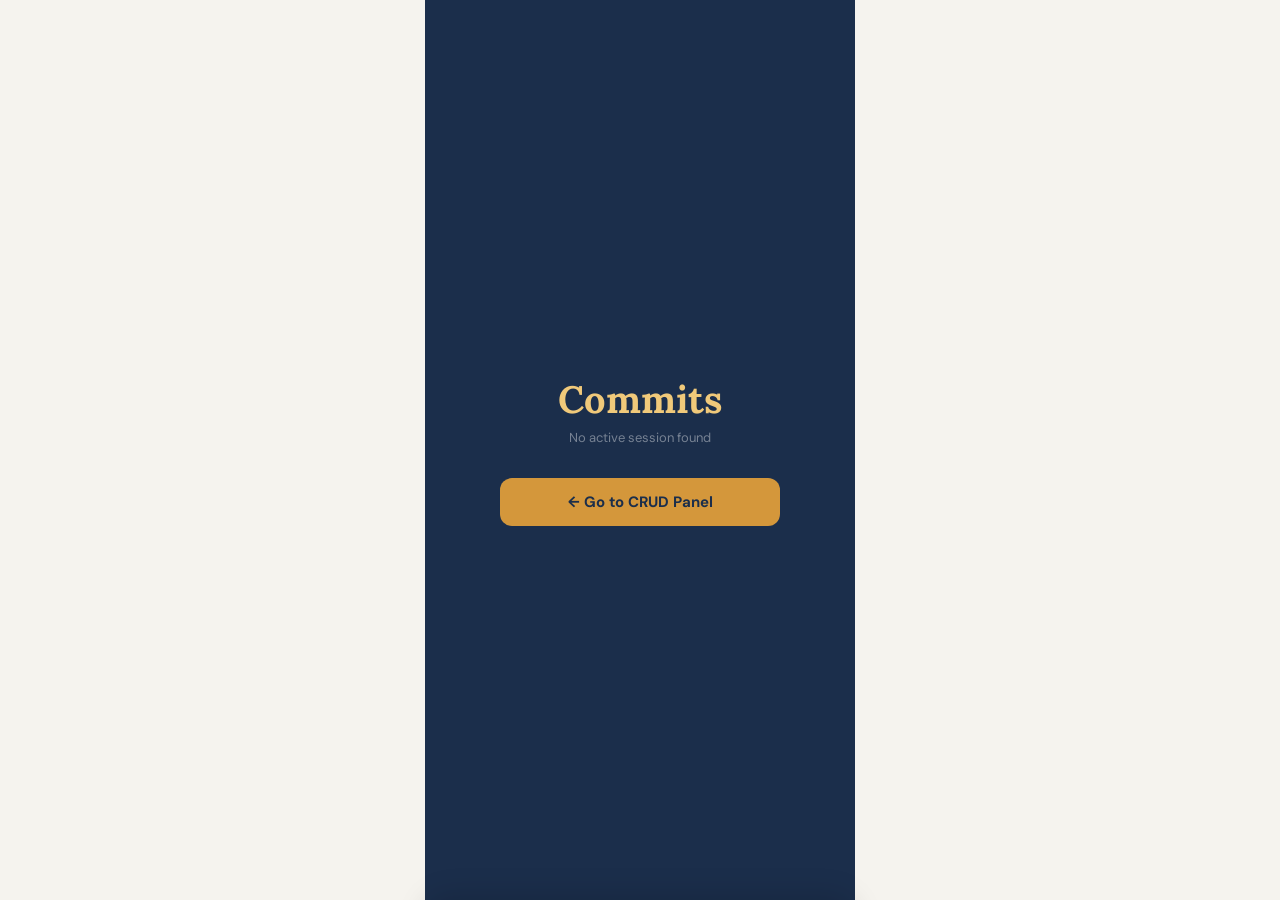
<file: commits.html>
<!DOCTYPE html>
<html lang="en">
<head>
<meta charset="UTF-8">
<meta name="viewport" content="width=device-width, initial-scale=1.0, maximum-scale=1.0">
<title>Dictionary — Commits</title>
<link href="https://fonts.googleapis.com/css2?family=Lora:ital,wght@0,400;0,600;0,700;1,400&family=DM+Sans:wght@300;400;500;600;700&display=swap" rel="stylesheet">
<link rel="stylesheet" href="style.css">
</head>
<body>

<!-- ══ NO SESSION ══ -->
<div class="screen active" id="noSessionScreen">
  <div class="gate-wrap">
    <div class="gate-title">Commits</div>
    <div class="gate-subtitle" style="margin-bottom:32px">No active session found</div>
    <button class="gate-btn" style="max-width:280px" onclick="window.location.href='crud.html'">← Go to CRUD Panel</button>
  </div>
</div>

<!-- ══ COMMITS SCREEN ══ -->
<div class="screen" id="commitsScreen">

  <nav class="navbar">
    <div class="app-title">Commits</div>
    <div class="nav-right">
      <button class="nav-btn" onclick="openOptions()">
        <svg viewBox="0 0 24 24" width="12" height="12" fill="none" stroke="currentColor" stroke-width="2"><line x1="4" y1="6" x2="20" y2="6"/><line x1="8" y1="12" x2="20" y2="12"/><line x1="4" y1="18" x2="20" y2="18"/><circle cx="4" cy="12" r="2" fill="currentColor" stroke="none"/></svg>
        Options
      </button>
      <button class="nav-btn" onclick="openMenu()">
        <svg viewBox="0 0 24 24" width="12" height="12" fill="none" stroke="currentColor" stroke-width="2"><rect x="3" y="3" width="7" height="7"/><rect x="14" y="3" width="7" height="7"/><rect x="3" y="14" width="7" height="7"/><rect x="14" y="14" width="7" height="7"/></svg>
        Menu
      </button>
      <button class="nav-btn crud-btn" onclick="window.location.href='crud.html'">
        <svg viewBox="0 0 24 24" width="12" height="12" fill="none" stroke="currentColor" stroke-width="2"><path d="M11 4H4a2 2 0 0 0-2 2v14a2 2 0 0 0 2 2h14a2 2 0 0 0 2-2v-7"/><path d="M18.5 2.5a2.121 2.121 0 0 1 3 3L12 15l-4 1 1-4 9.5-9.5z"/></svg>
        CRUD
      </button>
    </div>
  </nav>

  <div class="crud-tabs">
    <button class="crud-tab active" onclick="switchTab('logs', this)">
      <svg viewBox="0 0 24 24" width="12" height="12" fill="none" stroke="currentColor" stroke-width="2"><path d="M14 2H6a2 2 0 0 0-2 2v16a2 2 0 0 0 2 2h12a2 2 0 0 0 2-2V8z"/><polyline points="14 2 14 8 20 8"/></svg>
      Logs
    </button>
    <button class="crud-tab" onclick="switchTab('removed', this)">
      <svg viewBox="0 0 24 24" width="12" height="12" fill="none" stroke="currentColor" stroke-width="2"><polyline points="3 6 5 6 21 6"/><path d="M19 6l-1 14a2 2 0 0 1-2 2H8a2 2 0 0 1-2-2L5 6"/></svg>
      Removed
    </button>
    <button class="crud-tab" onclick="switchTab('import', this)">
      <svg viewBox="0 0 24 24" width="12" height="12" fill="none" stroke="currentColor" stroke-width="2"><path d="M21 15v4a2 2 0 0 1-2 2H5a2 2 0 0 1-2-2v-4"/><polyline points="7 10 12 15 17 10"/><line x1="12" y1="15" x2="12" y2="3"/></svg>
      Import
    </button>
  </div>

  <div class="crud-body">

    <!-- LOGS TAB -->
    <div class="crud-panel active" id="panel-logs">
      <div class="commits-search-wrap">
        <input class="commits-search" type="text" placeholder="Search log entries…" oninput="filterCommits(this.value)"/>
        <svg class="commits-search-icon" viewBox="0 0 24 24" width="13" height="13" fill="none" stroke="currentColor" stroke-width="2"><circle cx="11" cy="11" r="8"/><line x1="21" y1="21" x2="16.65" y2="16.65"/></svg>
      </div>
      <div class="commits-count-bar">
        <span class="commits-count" id="logsCount">0 actions</span>
        <span class="commits-selected-label" id="commitsSelectedLabel">0 selected</span>
      </div>
      <div id="commitLogList"></div>
      <div class="empty-state hidden" id="logsEmpty">
        <div class="empty-state-icon">📋</div>
        <div>No pending actions</div>
        <div style="font-size:11px;margin-top:4px;color:var(--text-secondary)">Actions queued in CRUD will appear here</div>
      </div>
    </div>

    <!-- REMOVED TAB -->
    <div class="crud-panel" id="panel-removed">
      <div class="empty-state" id="removedEmpty">
        <div class="empty-state-icon">🗑</div>
        <div>No removed actions</div>
        <div style="font-size:11px;margin-top:4px;color:var(--text-secondary)">Deleted log entries appear here</div>
      </div>
      <div id="removedList"></div>
    </div>

    <!-- IMPORT TAB -->
    <div class="crud-panel" id="panel-import">
      <div class="form-section">
        <div class="form-section-header"><span class="form-section-title">Pull from DB</span></div>
        <div class="form-section-body">
          <div style="font-size:12px;color:var(--text-secondary);line-height:1.5">Fetch drafted actions from the logs table back into this session for review or modification.</div>
          <button class="btn-primary" style="font-size:13px" onclick="showToast('↪ Drafts loaded from DB','success')">Pull Drafts from DB</button>
        </div>
      </div>
      <div class="form-section">
        <div class="form-section-header"><span class="form-section-title">Pull from File</span></div>
        <div class="form-section-body">
          <div style="font-size:12px;color:var(--text-secondary);line-height:1.5">Import a JSON log file. Useful for offline workflows — prepare logs locally and push when connected.</div>
          <div class="import-drop-zone" style="padding:22px;border-radius:9px;margin-bottom:0" onclick="showToast('↪ File loaded into Logs','success')">
            <div class="import-drop-icon" style="font-size:22px;margin-bottom:6px">📄</div>
            <div class="import-drop-title" style="font-size:13px">Drop JSON log file</div>
            <div class="import-drop-sub">or <span>browse file</span></div>
          </div>
        </div>
      </div>
    </div>

  </div>
</div>

<!-- ══ MENU ══ -->
<div class="sidebar-overlay" id="sidebarOverlay" onclick="closeMenu()"></div>
<div class="sidebar" id="commitsMenuSidebar">
  <div class="sidebar-header">
    <span class="sidebar-title">Log Operations</span>
    <button class="sidebar-close" onclick="closeMenu()">✕</button>
  </div>
  <div class="sidebar-section-label">Actions</div>
  <button class="menu-item" onclick="closeMenu();showToast('Edit — undo and re-queue')">
    <div class="menu-icon mi-edit"><svg viewBox="0 0 24 24" width="14" height="14" fill="none" stroke="currentColor" stroke-width="2"><path d="M11 4H4a2 2 0 0 0-2 2v14a2 2 0 0 0 2 2h14a2 2 0 0 0 2-2v-7"/><path d="M18.5 2.5a2.121 2.121 0 0 1 3 3L12 15l-4 1 1-4 9.5-9.5z"/></svg></div>
    <div class="menu-text"><div class="menu-label">Edit</div><div class="menu-desc">Undo action and re-queue with changes</div></div>
  </button>
  <button class="menu-item" onclick="closeMenu();showToast('Schedule — coming soon')">
    <div class="menu-icon mi-schedule"><svg viewBox="0 0 24 24" width="14" height="14" fill="none" stroke="currentColor" stroke-width="2"><circle cx="12" cy="12" r="10"/><polyline points="12 6 12 12 16 14"/></svg></div>
    <div class="menu-text"><div class="menu-label">Schedule</div><div class="menu-desc">Set a publish time for this action</div></div>
  </button>
  <button class="menu-item" onclick="closeMenu();showToast('Rename log entry')">
    <div class="menu-icon mi-rename"><svg viewBox="0 0 24 24" width="14" height="14" fill="none" stroke="currentColor" stroke-width="2"><path d="M17 3a2.828 2.828 0 1 1 4 4L7.5 20.5 2 22l1.5-5.5L17 3z"/></svg></div>
    <div class="menu-text"><div class="menu-label">Rename</div><div class="menu-desc">Rename the log entry display name</div></div>
  </button>
  <div class="sidebar-divider"></div>
  <div class="sidebar-section-label">State</div>
  <button class="menu-item" onclick="closeMenu();applyToSelected('published')">
    <div class="menu-icon mi-publish"><svg viewBox="0 0 24 24" width="14" height="14" fill="none" stroke="currentColor" stroke-width="2"><polyline points="20 6 9 17 4 12"/></svg></div>
    <div class="menu-text"><div class="menu-label">Publish</div><div class="menu-desc">Apply to entries table now</div></div>
  </button>
  <button class="menu-item" onclick="closeMenu();applyToSelected('draft')">
    <div class="menu-icon mi-draft"><svg viewBox="0 0 24 24" width="14" height="14" fill="none" stroke="currentColor" stroke-width="2"><path d="M14 2H6a2 2 0 0 0-2 2v16a2 2 0 0 0 2 2h12a2 2 0 0 0 2-2V8z"/><polyline points="14 2 14 8 20 8"/></svg></div>
    <div class="menu-text"><div class="menu-label">Draft</div><div class="menu-desc">Save to logs table without applying</div></div>
  </button>
  <button class="menu-item" onclick="closeMenu();applyToSelected('dropped')">
    <div class="menu-icon mi-drop"><svg viewBox="0 0 24 24" width="14" height="14" fill="none" stroke="currentColor" stroke-width="2"><line x1="18" y1="6" x2="6" y2="18"/><line x1="6" y1="6" x2="18" y2="18"/></svg></div>
    <div class="menu-text"><div class="menu-label">Drop</div><div class="menu-desc">Skip on Publish All, stays in queue</div></div>
  </button>
  <button class="menu-item" onclick="closeMenu();deleteSelected()">
    <div class="menu-icon mi-trash"><svg viewBox="0 0 24 24" width="14" height="14" fill="none" stroke="currentColor" stroke-width="2"><polyline points="3 6 5 6 21 6"/><path d="M19 6l-1 14a2 2 0 0 1-2 2H8a2 2 0 0 1-2-2L5 6"/><path d="M9 6V4h6v2"/></svg></div>
    <div class="menu-text"><div class="menu-label">Delete</div><div class="menu-desc">Remove from queue → Removed tab</div></div>
  </button>
  <div class="sidebar-divider"></div>
  <div class="sidebar-section-label">Global</div>
  <button class="menu-item" onclick="closeMenu();publishAll()">
    <div class="menu-icon mi-publish"><svg viewBox="0 0 24 24" width="14" height="14" fill="none" stroke="currentColor" stroke-width="2"><polyline points="20 6 9 17 4 12"/></svg></div>
    <div class="menu-text"><div class="menu-label">Publish All</div><div class="menu-desc">Apply all non-dropped actions</div></div>
  </button>
  <button class="menu-item" onclick="closeMenu();discardAll()">
    <div class="menu-icon mi-trash"><svg viewBox="0 0 24 24" width="14" height="14" fill="none" stroke="currentColor" stroke-width="2"><polyline points="3 6 5 6 21 6"/><path d="M19 6l-1 14a2 2 0 0 1-2 2H8a2 2 0 0 1-2-2L5 6"/><path d="M9 6V4h6v2"/></svg></div>
    <div class="menu-text"><div class="menu-label">Discard All</div><div class="menu-desc">Clear entire queue permanently</div></div>
  </button>
</div>

<!-- ══ OPTIONS ══ -->
<div class="options-overlay" id="optionsOverlay" onclick="closeOptions()"></div>
<div class="options-sheet" id="optionsSheet">
  <div class="options-handle"></div>
  <div class="options-header">
    <span class="options-title">Log Options</span>
    <button class="options-reset" onclick="showToast('Options reset')">Reset all</button>
  </div>
  <div class="options-body">
    <div><div class="opt-group-label">Filter by State</div><div class="opt-chips"><div class="opt-chip active" onclick="toggleChip(this)">All</div><div class="opt-chip" onclick="toggleChip(this)">Draft</div><div class="opt-chip" onclick="toggleChip(this)">Dropped</div><div class="opt-chip ant-chip" onclick="toggleChip(this)">Published</div></div></div>
    <div><div class="opt-group-label">Filter by Operation</div><div class="opt-chips"><div class="opt-chip active" onclick="toggleChip(this)">All</div><div class="opt-chip" onclick="toggleChip(this)">Create</div><div class="opt-chip" onclick="toggleChip(this)">Edit</div><div class="opt-chip" onclick="toggleChip(this)">Update</div><div class="opt-chip" onclick="toggleChip(this)">Rename</div><div class="opt-chip" onclick="toggleChip(this)">Regroup</div><div class="opt-chip" onclick="toggleChip(this)">Trash</div><div class="opt-chip" onclick="toggleChip(this)">Disable</div><div class="opt-chip" onclick="toggleChip(this)">Map</div></div></div>
    <div>
      <div class="opt-group-label">Sort By</div>
      <div class="sort-option active" onclick="selectSort(this)"><div class="sort-dot"></div><span class="sort-option-label">Newest first</span></div>
      <div class="sort-option" onclick="selectSort(this)"><div class="sort-dot"></div><span class="sort-option-label">Oldest first</span></div>
      <div class="sort-option" onclick="selectSort(this)"><div class="sort-dot"></div><span class="sort-option-label">Word A → Z</span></div>
      <div class="sort-option" onclick="selectSort(this)"><div class="sort-dot"></div><span class="sort-option-label">Word Z → A</span></div>
    </div>
    <div style="display:flex;gap:8px;padding-top:4px;">
      <button class="btn-secondary" style="font-size:12px;padding:11px;border-radius:10px" onclick="closeOptions()">Close</button>
      <button class="btn-primary" style="font-size:12px;padding:11px;border-radius:10px;flex:2" onclick="closeOptions();showToast('✅ Options saved','success')">Save</button>
    </div>
  </div>
</div>

<div class="toast" id="toastEl"></div>

<script>
const LS_SESSION = 'dictAdminSession';
const LS_QUEUE   = 'dictCommitsQueue';
const LS_REMOVED = 'dictCommitsRemoved';

// ── Toast ──
let _t;
function showToast(msg, type) {
  const el = document.getElementById('toastEl');
  el.textContent = msg;
  el.className = 'toast show' + (type ? ' '+type : '');
  clearTimeout(_t);
  _t = setTimeout(() => el.classList.remove('show'), 2200);
}

const opIconMap = {
  create:{icon:'＋',bg:'rgba(212,151,59,.15)'}, edit:{icon:'✏',bg:'rgba(91,155,213,.2)'},
  update:{icon:'📝',bg:'rgba(91,155,213,.15)'}, rename:{icon:'Aa',bg:'rgba(90,97,117,.1)'},
  regroup:{icon:'⬡',bg:'rgba(42,140,126,.2)'}, map:{icon:'🗺',bg:'rgba(212,151,59,.15)'},
  trash:{icon:'🗑',bg:'rgba(198,40,40,.2)'}, disable:{icon:'⊘',bg:'rgba(255,255,255,.08)'},
  import:{icon:'📂',bg:'rgba(212,151,59,.15)'},
};

window.addEventListener('load', () => {
  if (!localStorage.getItem(LS_SESSION)) return;
  document.getElementById('noSessionScreen').classList.remove('active');
  document.getElementById('commitsScreen').classList.add('active');
  renderLogs();
  renderRemoved();
});

function switchTab(name, btn) {
  document.querySelectorAll('.crud-tab').forEach(t => t.classList.remove('active'));
  document.querySelectorAll('.crud-panel').forEach(p => p.classList.remove('active'));
  btn.classList.add('active');
  document.getElementById('panel-' + name).classList.add('active');
}

function getQueue()     { try { return JSON.parse(localStorage.getItem(LS_QUEUE)   || '[]'); } catch { return []; } }
function saveQueue(q)   { localStorage.setItem(LS_QUEUE, JSON.stringify(q)); }
function getRemoved()   { try { return JSON.parse(localStorage.getItem(LS_REMOVED) || '[]'); } catch { return []; } }
function saveRemoved(r) { localStorage.setItem(LS_REMOVED, JSON.stringify(r)); }

function renderLogs() {
  const q = getQueue();
  const list = document.getElementById('commitLogList');
  const empty = document.getElementById('logsEmpty');
  const count = document.getElementById('logsCount');
  list.innerHTML = '';
  if (q.length === 0) { empty.classList.remove('hidden'); count.textContent = '0 actions'; return; }
  empty.classList.add('hidden');
  count.textContent = q.length + ' action' + (q.length !== 1 ? 's' : '');
  q.forEach((action, idx) => {
    const info = opIconMap[action.op] || opIconMap.edit;
    const stateClass = 'state-' + action.state;
    const itemClass = action.state === 'dropped' ? 'state-dropped-item' : action.state === 'published' ? 'state-published-item' : '';
    const time = new Date(action.timestamp).toLocaleTimeString([], {hour:'2-digit', minute:'2-digit'});
    const el = document.createElement('div');
    el.className = 'commit-log-item ' + itemClass;
    el.dataset.idx = idx;
    el.innerHTML = `
      <div class="commit-item-header">
        <div class="commit-op-icon" style="background:${info.bg}">${info.icon}</div>
        <div class="commit-item-body">
          <div class="commit-item-word">${action.word}</div>
          <div class="commit-item-meta">${action.op.charAt(0).toUpperCase()+action.op.slice(1)} · ${time}</div>
        </div>
        <div class="commit-item-right">
          <span class="commit-state ${stateClass}">${action.state.charAt(0).toUpperCase()+action.state.slice(1)}</span>
          <div class="commit-check">✓</div>
        </div>
      </div>`;
    el.addEventListener('click', () => toggleCommitSelect(el, idx));
    list.appendChild(el);
  });
}

function renderRemoved() {
  const removed = getRemoved();
  const list = document.getElementById('removedList');
  const empty = document.getElementById('removedEmpty');
  list.innerHTML = '';
  if (removed.length === 0) { empty.classList.remove('hidden'); return; }
  empty.classList.add('hidden');
  removed.forEach(action => {
    const info = opIconMap[action.op] || opIconMap.edit;
    const time = new Date(action.timestamp).toLocaleTimeString([], {hour:'2-digit', minute:'2-digit'});
    const el = document.createElement('div');
    el.className = 'commit-log-item state-dropped-item';
    el.innerHTML = `
      <div class="commit-item-header">
        <div class="commit-op-icon" style="background:${info.bg}">${info.icon}</div>
        <div class="commit-item-body">
          <div class="commit-item-word">${action.word}</div>
          <div class="commit-item-meta">${action.op} · Removed · ${time}</div>
        </div>
        <div class="commit-item-right"><span class="commit-state state-dropped">Removed</span></div>
      </div>`;
    list.appendChild(el);
  });
}

let selectedIndices = new Set();
function toggleCommitSelect(el, idx) {
  if (selectedIndices.has(idx)) { selectedIndices.delete(idx); el.classList.remove('selected'); }
  else { selectedIndices.add(idx); el.classList.add('selected'); }
  const lbl = document.getElementById('commitsSelectedLabel');
  if (selectedIndices.size > 0) { lbl.textContent = selectedIndices.size + ' selected'; lbl.classList.add('show'); }
  else { lbl.classList.remove('show'); }
}

function applyToSelected(newState) {
  if (selectedIndices.size === 0) { showToast('Select actions first'); return; }
  const q = getQueue();
  selectedIndices.forEach(idx => { if (q[idx]) q[idx].state = newState; });
  saveQueue(q); selectedIndices.clear(); renderLogs();
  showToast('State → ' + newState, newState === 'published' ? 'success' : '');
}

function deleteSelected() {
  if (selectedIndices.size === 0) { showToast('Select actions first'); return; }
  const q = getQueue(), removed = getRemoved();
  [...selectedIndices].sort((a,b)=>b-a).forEach(idx => removed.push(...q.splice(idx,1)));
  saveQueue(q); saveRemoved(removed); selectedIndices.clear(); renderLogs(); renderRemoved();
  showToast('🗑 Moved to Removed','error');
}

function publishAll() {
  const q = getQueue();
  q.forEach(a => { if (a.state !== 'dropped') a.state = 'published'; });
  saveQueue(q); renderLogs();
  showToast('✅ All non-dropped actions published','success');
}

function discardAll() {
  const q = getQueue(), removed = getRemoved();
  removed.push(...q); saveRemoved(removed); saveQueue([]);
  renderLogs(); renderRemoved();
  showToast('🗑 Queue discarded','error');
}

function filterCommits(q) {
  document.querySelectorAll('.commit-log-item').forEach(item => {
    const w = item.querySelector('.commit-item-word')?.textContent.toLowerCase()||'';
    const m = item.querySelector('.commit-item-meta')?.textContent.toLowerCase()||'';
    item.style.display = (w.includes(q.toLowerCase())||m.includes(q.toLowerCase())) ? '' : 'none';
  });
}

function openMenu()   { document.getElementById('sidebarOverlay').classList.add('open'); document.getElementById('commitsMenuSidebar').classList.add('open'); }
function closeMenu()  { document.getElementById('sidebarOverlay').classList.remove('open'); document.getElementById('commitsMenuSidebar').classList.remove('open'); }
function openOptions()  { document.getElementById('optionsOverlay').classList.add('open'); document.getElementById('optionsSheet').classList.add('open'); }
function closeOptions() { document.getElementById('optionsOverlay').classList.remove('open'); document.getElementById('optionsSheet').classList.remove('open'); }
function toggleChip(c) { c.classList.toggle('active'); }
function selectSort(o) { document.querySelectorAll('.sort-option').forEach(s => s.classList.remove('active')); o.classList.add('active'); }
</script>
</body>
</html>
</file>
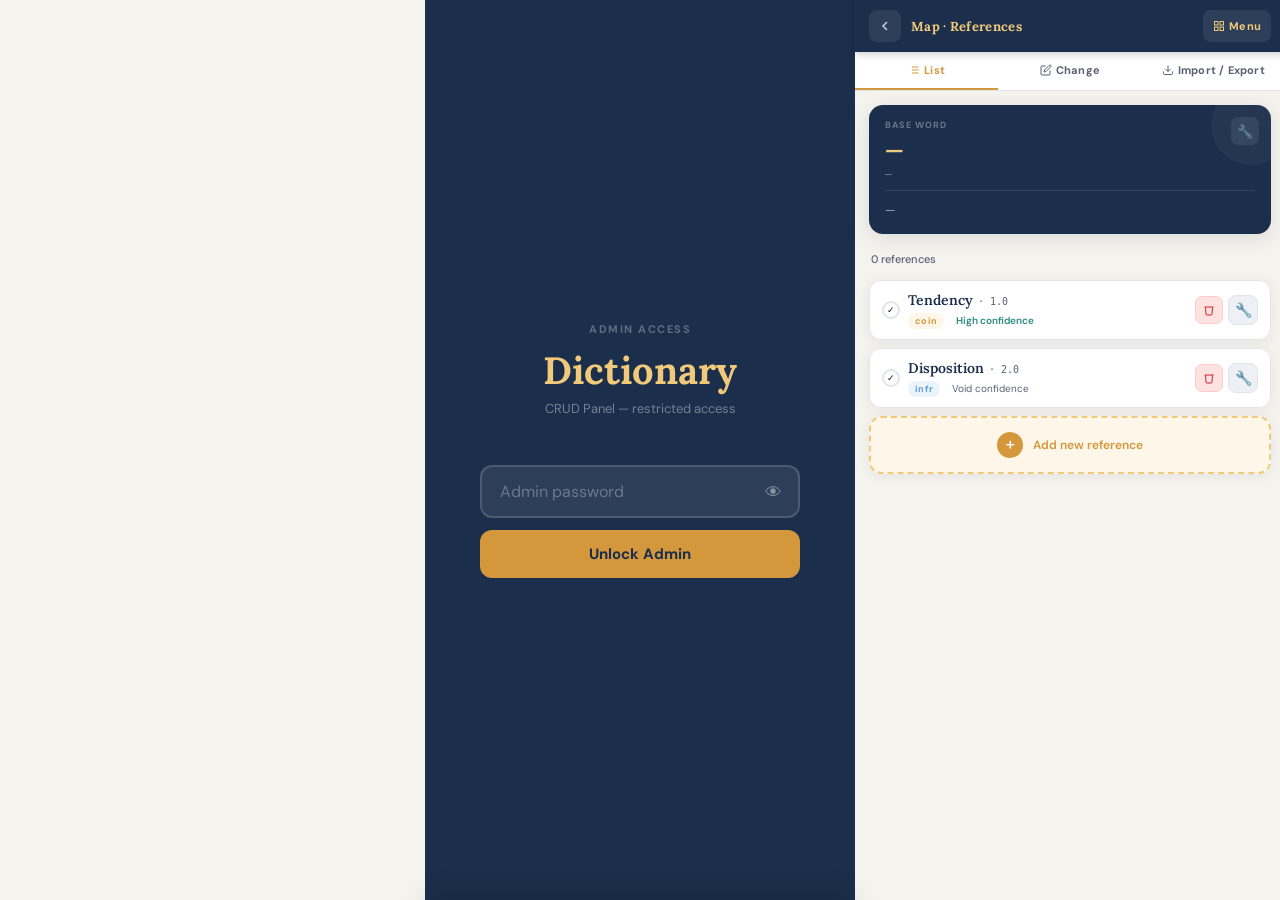
<file: crud.html>
<!DOCTYPE html>
<html lang="en">
<head>
<meta charset="UTF-8">
<meta name="viewport" content="width=device-width, initial-scale=1.0, maximum-scale=1.0">
<title>Dictionary — CRUD</title>
<link href="https://fonts.googleapis.com/css2?family=Lora:ital,wght@0,400;0,600;0,700;1,400&family=DM+Sans:wght@300;400;500;600;700&display=swap" rel="stylesheet">
<link rel="stylesheet" href="style.css">
</head>
<body>

<!-- ══ GATE ══ -->
<div class="screen active" id="gateScreen">
  <div class="gate-wrap">
    <div class="gate-eyebrow">Admin Access</div>
    <div class="gate-title">Dictionary</div>
    <div class="gate-subtitle">CRUD Panel — restricted access</div>
    <div class="gate-form">
      <div class="gate-input-wrap">
        <input type="password" id="gateInput" class="gate-input" placeholder="Admin password" autocomplete="off"/>
        <button class="gate-eye" onclick="toggleEye()">👁</button>
      </div>
      <button class="gate-btn" onclick="unlockAdmin()">Unlock Admin</button>
      <div class="gate-error hidden" id="gateError">Incorrect password. Try again.</div>
    </div>
  </div>
</div>

<!-- ══ CRUD SCREEN ══ -->
<div class="screen" id="crudScreen">

  <nav class="navbar">
    <div class="app-title">Admin</div>
    <div class="nav-right">
      <button class="nav-btn" onclick="openOptions()">
        <svg viewBox="0 0 24 24" width="12" height="12" fill="none" stroke="currentColor" stroke-width="2"><line x1="4" y1="6" x2="20" y2="6"/><line x1="8" y1="12" x2="20" y2="12"/><line x1="4" y1="18" x2="20" y2="18"/><circle cx="4" cy="12" r="2" fill="currentColor" stroke="none"/></svg>
        Options
      </button>
      <button class="nav-btn" onclick="openMenu()">
        <svg viewBox="0 0 24 24" width="12" height="12" fill="none" stroke="currentColor" stroke-width="2"><rect x="3" y="3" width="7" height="7"/><rect x="14" y="3" width="7" height="7"/><rect x="3" y="14" width="7" height="7"/><rect x="14" y="14" width="7" height="7"/></svg>
        Menu
      </button>
      <button class="nav-btn commit-btn" onclick="goToCommits()">
        <svg viewBox="0 0 24 24" width="12" height="12" fill="none" stroke="currentColor" stroke-width="2"><circle cx="12" cy="12" r="4"/><line x1="1.05" y1="12" x2="7" y2="12"/><line x1="17.01" y1="12" x2="22.96" y2="12"/></svg>
        Commits
        <span class="commit-badge" id="commitBadge" style="display:none">0</span>
      </button>
    </div>
  </nav>

  <div class="crud-tabs">
    <button class="crud-tab active" onclick="switchTab('view', this)">
      <svg viewBox="0 0 24 24" width="12" height="12" fill="none" stroke="currentColor" stroke-width="2"><rect x="3" y="3" width="7" height="5" rx="1"/><rect x="14" y="3" width="7" height="5" rx="1"/><rect x="3" y="12" width="18" height="3" rx="1"/><rect x="3" y="19" width="18" height="2" rx="1"/></svg>
      View
    </button>
    <button class="crud-tab" onclick="switchTab('create', this)">
      <svg viewBox="0 0 24 24" width="12" height="12" fill="none" stroke="currentColor" stroke-width="2.5"><line x1="12" y1="5" x2="12" y2="19"/><line x1="5" y1="12" x2="19" y2="12"/></svg>
      Create
    </button>
    <button class="crud-tab" onclick="switchTab('transport', this)">
      <svg viewBox="0 0 24 24" width="12" height="12" fill="none" stroke="currentColor" stroke-width="2"><path d="M21 15v4a2 2 0 0 1-2 2H5a2 2 0 0 1-2-2v-4"/><polyline points="17 8 12 3 7 8"/><line x1="12" y1="3" x2="12" y2="15"/></svg>
      Transport
    </button>
  </div>

  <div class="crud-body">

    <!-- VIEW TAB -->
    <div class="crud-panel active" id="panel-view">
      <div class="view-controls">
        <div class="view-search-wrap">
          <input class="view-search" type="text" placeholder="Search words…" oninput="filterView(this.value)"/>
          <svg class="view-search-icon" viewBox="0 0 24 24" width="13" height="13" fill="none" stroke="currentColor" stroke-width="2"><circle cx="11" cy="11" r="8"/><line x1="21" y1="21" x2="16.65" y2="16.65"/></svg>
        </div>
      </div>
      <div class="view-count-bar">
        <span class="view-count">1,866 words</span>
        <span class="view-selected-label" id="selectedLabel">0 selected</span>
      </div>
      <div id="wordTilesList">

        <div class="word-tile" data-uid="1" data-word="Proclivity" data-numid="1.0" data-cat="Word" data-label="" data-note="0" data-def="A tendency to choose or do something regularly; an inclination or predisposition toward a particular thing.">
          <div class="tile-inner">
            <div class="tile-body">
              <div class="tile-line1"><span class="tile-word">Proclivity</span><span class="tile-numid-wrap"><span class="tile-bracket">[</span><span class="tile-numid">1.0</span><span class="tile-bracket">]</span></span></div>
              <div class="tile-line2"><span class="tile-meta-text">D | E <span class="meta-dim">| T | TE</span></span></div>
            </div>
            <div class="tile-right"><span class="tile-badge badge-word">Word</span><div class="tile-check">✓</div></div>
          </div>
        </div>

        <div class="word-tile" data-uid="2" data-word="Equivocate" data-numid="77.0" data-cat="Word" data-label="Unique" data-note="1" data-def="Use ambiguous language so as to conceal the truth or avoid committing oneself.">
          <div class="tile-inner">
            <div class="tile-body">
              <div class="tile-line1"><span class="tile-word">Equivocate</span><span class="tile-numid-wrap"><span class="tile-bracket">[</span><span class="tile-numid">77.0</span><span class="tile-bracket">]</span></span></div>
              <div class="tile-line2"><span class="tile-meta-text">Unique | D | E | T | TE</span></div>
            </div>
            <div class="tile-right"><span class="tile-note-icon">📌</span><span class="tile-badge badge-word">Word</span><div class="tile-check">✓</div></div>
          </div>
        </div>

        <div class="word-tile" data-uid="3" data-word="Weaken" data-numid="-5.0" data-cat="Word" data-label="Specific" data-note="0" data-def="Make or become weaker in power, resolve, or physical strength.">
          <div class="tile-inner">
            <div class="tile-body">
              <div class="tile-line1"><span class="tile-word">Weaken</span><span class="tile-numid-wrap"><span class="tile-bracket">[</span><span class="tile-numid">−5.0</span><span class="tile-bracket">]</span></span></div>
              <div class="tile-line2"><span class="tile-meta-text">Specific | D <span class="meta-dim">| E | T | TE</span></span></div>
            </div>
            <div class="tile-right"><span class="tile-badge badge-word">Word</span><div class="tile-check">✓</div></div>
          </div>
        </div>

        <div class="word-tile" data-uid="4" data-word="Burn one's bridges" data-numid="44.0" data-cat="Idiom" data-label="" data-note="0" data-def="Do something that makes it impossible to return to a previous situation.">
          <div class="tile-inner">
            <div class="tile-body">
              <div class="tile-line1"><span class="tile-word">Burn one's bridges</span><span class="tile-numid-wrap"><span class="tile-bracket">[</span><span class="tile-numid">44.0</span><span class="tile-bracket">]</span></span></div>
              <div class="tile-line2"><span class="tile-meta-text">D | E | T <span class="meta-dim">| TE</span></span></div>
            </div>
            <div class="tile-right"><span class="tile-badge badge-idiom">Idiom</span><div class="tile-check">✓</div></div>
          </div>
        </div>

        <div class="word-tile inactive-tile" data-uid="5" data-word="Lassitude" data-numid="22.0" data-cat="Word" data-label="Colloquial" data-note="0" data-def="Physical or mental weariness; lack of energy.">
          <div class="tile-inner">
            <div class="tile-body">
              <div class="tile-line1"><span class="tile-word">Lassitude</span><span class="tile-numid-wrap"><span class="tile-bracket">[</span><span class="tile-numid">22.0</span><span class="tile-bracket">]</span></span></div>
              <div class="tile-line2"><span class="tile-meta-text">Colloquial <span class="meta-dim">| D | E | T | TE</span></span></div>
            </div>
            <div class="tile-right"><span class="tile-badge badge-word">Word</span><div class="tile-check">✓</div></div>
          </div>
        </div>

        <div class="word-tile invalid-tile" data-uid="6" data-word="Ephemeral" data-numid="0" data-cat="Word" data-label="" data-note="0" data-def="Lasting for a very short time.">
          <div class="tile-inner">
            <div class="tile-body">
              <div class="tile-line1"><span class="tile-word invalid">Ephemeral ⚠</span><span class="tile-numid-wrap"><span class="tile-bracket">[</span><span class="tile-numid" style="color:var(--warn)">0</span><span class="tile-bracket">]</span></span></div>
              <div class="tile-line2"><span class="tile-meta-text">D <span class="meta-dim">| E | T | TE</span></span></div>
            </div>
            <div class="tile-right"><span class="tile-badge badge-word">Word</span><div class="tile-check">✓</div></div>
          </div>
        </div>

        <div class="word-tile" data-uid="7" data-word="Cut corners" data-numid="88.0" data-cat="Phrasal" data-label="" data-note="1" data-def="Do something in the easiest or cheapest way, sacrificing quality.">
          <div class="tile-inner">
            <div class="tile-body">
              <div class="tile-line1"><span class="tile-word">Cut corners</span><span class="tile-numid-wrap"><span class="tile-bracket">[</span><span class="tile-numid">88.0</span><span class="tile-bracket">]</span></span></div>
              <div class="tile-line2"><span class="tile-meta-text">D | E <span class="meta-dim">| T | TE</span></span></div>
            </div>
            <div class="tile-right"><span class="tile-note-icon">📌</span><span class="tile-badge badge-phrasal">Phrasal</span><div class="tile-check">✓</div></div>
          </div>
        </div>

      </div>
    </div>

    <!-- CREATE TAB -->
    <div class="crud-panel" id="panel-create">
      <div class="form-section">
        <div class="form-section-header"><span class="form-section-title">Core</span></div>
        <div class="form-section-body">
          <div class="form-field"><label class="form-label">Word / Idiom / Phrase</label><input class="form-input" type="text" placeholder="e.g. Proclivity"/></div>
          <div class="form-row">
            <div class="form-field"><label class="form-label">Category</label><select class="form-select"><option>Word</option><option>Idiom / Phrase</option><option>Phrasal Verb / Prep.</option></select></div>
            <div class="form-field"><label class="form-label">Label</label><select class="form-select"><option value="0">Common</option><option value="1">Unique</option><option value="2">Specific</option><option value="3">Colloquial</option></select></div>
          </div>
          <div class="form-field"><label class="form-label">Grammatical Role</label><input class="form-input" type="text" placeholder="e.g. Common Noun, Transitive Verb…"/></div>
          <div class="toggle-row">
            <div><div class="toggle-label">Active</div><div class="toggle-sub">Inactive words are invisible throughout the app</div></div>
            <label class="toggle"><input type="checkbox" checked/><span class="toggle-slider"></span></label>
          </div>
          <div class="toggle-row">
            <div><div class="toggle-label">Review Note</div><div class="toggle-sub">Flag this entry as needing data improvement</div></div>
            <label class="toggle"><input type="checkbox"/><span class="toggle-slider"></span></label>
          </div>
        </div>
      </div>
      <div class="form-section">
        <div class="form-section-header"><span class="form-section-title">ID &amp; Group</span></div>
        <div class="form-section-body">
          <div class="form-field">
            <label class="form-label">NumId</label>
            <input class="form-input" type="number" step="0.1" placeholder="e.g. 5.0 or −5.0"/>
            <div class="numid-hint">Positive = synonym group · Negative = antonym · Decimal = related · 0 = invalid / limbo</div>
          </div>
        </div>
      </div>
      <div class="form-section">
        <div class="form-section-header"><span class="form-section-title">Definitions</span></div>
        <div class="form-section-body">
          <div class="form-field"><label class="form-label">Definition 1</label><textarea class="form-input" placeholder="Primary definition…"></textarea></div>
          <div class="form-field"><label class="form-label">Definition 2 <span style="font-weight:400;text-transform:none;letter-spacing:0">(optional)</span></label><textarea class="form-input" placeholder="Secondary definition…"></textarea></div>
        </div>
      </div>
      <div class="form-section">
        <div class="form-section-header"><span class="form-section-title">Examples</span><span style="font-size:11px;color:rgba(255,255,255,.4)">up to 5</span></div>
        <div class="form-section-body">
          <div class="examples-list" id="examplesList">
            <div class="example-row"><textarea class="form-input" placeholder="Example sentence 1…"></textarea></div>
          </div>
          <button class="add-more-btn" onclick="addExample()">
            <svg viewBox="0 0 24 24" width="12" height="12" fill="none" stroke="currentColor" stroke-width="2.5"><line x1="12" y1="5" x2="12" y2="19"/><line x1="5" y1="12" x2="19" y2="12"/></svg>
            Add example
          </button>
        </div>
      </div>
      <div class="form-section">
        <div class="form-section-header"><span class="form-section-title">Bengali</span><span style="font-size:11px;color:rgba(255,255,255,.4)">optional</span></div>
        <div class="form-section-body">
          <div class="form-field"><label class="form-label">Bengali Definition</label><textarea class="form-input" placeholder="বাংলা সংজ্ঞা…"></textarea></div>
          <div class="examples-list" id="bengaliExList">
            <div class="example-row"><textarea class="form-input" placeholder="Bengali example 1…"></textarea></div>
          </div>
          <button class="add-more-btn" onclick="addBengaliExample()">
            <svg viewBox="0 0 24 24" width="12" height="12" fill="none" stroke="currentColor" stroke-width="2.5"><line x1="12" y1="5" x2="12" y2="19"/><line x1="5" y1="12" x2="19" y2="12"/></svg>
            Add Bengali example
          </button>
        </div>
      </div>
      <div class="comment-box" style="margin-bottom:14px">
        <div class="comment-box-label">📌 Admin Comment</div>
        <textarea placeholder="Internal note — only visible to admin…"></textarea>
      </div>
      <div class="form-actions">
        <button class="btn-secondary" onclick="resetForm()">Reset</button>
        <button class="btn-primary" onclick="queueAction('create')">Queue Word</button>
      </div>
    </div>

    <!-- TRANSPORT TAB -->
    <div class="crud-panel" id="panel-transport">
      <div class="form-section">
        <div class="form-section-header"><span class="form-section-title">Import Words</span></div>
        <div class="form-section-body" style="padding-bottom:0">
          <div class="import-drop-zone" id="dropZone" onclick="simulateUpload()" style="margin-bottom:0;border-radius:9px;">
            <div class="import-drop-icon">📂</div>
            <div class="import-drop-title">Drop CSV or JSON here</div>
            <div class="import-drop-sub">or <span>browse file</span></div>
          </div>
        </div>
        <div id="importPreviewWrap" style="display:none">
          <div class="import-summary" style="margin:12px 15px;border-radius:9px;">
            <div class="summary-stat"><div class="summary-num">42</div><div class="summary-label">To Add</div></div>
            <div class="summary-stat"><div class="summary-num" style="color:var(--syn)">3</div><div class="summary-label">Skipped</div></div>
            <div class="summary-stat"><div class="summary-num" style="color:var(--def)">0</div><div class="summary-label">Errors</div></div>
          </div>
          <div class="import-table-wrap" style="margin:0 0 1px">
            <table class="import-table">
              <thead><tr><th>Word</th><th>NumId</th><th>Definition</th><th>Status</th></tr></thead>
              <tbody>
                <tr><td class="td-word">Equivocate</td><td class="td-id">77.0</td><td>To use ambiguous…</td><td><span style="font-size:10px;font-weight:700;padding:2px 7px;border-radius:999px;background:var(--syn-bg);color:var(--syn)">New</span></td></tr>
                <tr class="td-skip"><td class="td-word">Abase</td><td class="td-id">12.0</td><td>To lower in rank…</td><td><span style="font-size:10px;font-weight:700;padding:2px 7px;border-radius:999px;background:var(--surface2);color:var(--text-secondary)">Skip</span></td></tr>
                <tr><td class="td-word">Loquacious</td><td class="td-id">99.0</td><td>Tending to talk…</td><td><span style="font-size:10px;font-weight:700;padding:2px 7px;border-radius:999px;background:var(--syn-bg);color:var(--syn)">New</span></td></tr>
              </tbody>
            </table>
          </div>
          <div style="padding:12px 15px;display:flex;gap:8px">
            <button class="btn-secondary" style="font-size:13px;padding:10px" onclick="resetImport()">Cancel</button>
            <button class="btn-primary" style="font-size:13px;padding:10px" onclick="queueAction('import');resetImport()">Queue 42 Words</button>
          </div>
        </div>
      </div>
      <div class="export-section">
        <div class="export-header"><span class="export-title">Export Words</span></div>
        <div class="export-body">
          <div class="form-field">
            <label class="form-label">Filter (optional)</label>
            <select class="form-select"><option>All words</option><option>Category: Words only</option><option>Category: Idioms only</option><option>Label: Unique</option><option>Valid words only</option></select>
          </div>
          <div>
            <div class="opt-group-label" style="font-size:10px;font-weight:700;text-transform:uppercase;letter-spacing:1px;color:var(--text-secondary);margin-bottom:7px;">Format</div>
            <div class="export-format-row">
              <div class="format-chip active" onclick="selectFormat(this)">CSV</div>
              <div class="format-chip" onclick="selectFormat(this)">JSON</div>
            </div>
          </div>
          <button class="btn-primary" style="font-size:13px" onclick="showToast('📥 Export ready','success')">Export Words</button>
        </div>
      </div>
    </div>

  </div>
</div>

<!-- ══ HOLD POPUP ══ -->
<div class="hold-overlay" id="holdOverlay" onclick="closeHoldPopup()">
  <div class="hold-popup" onclick="event.stopPropagation()">
    <div class="hold-popup-handle"></div>
    <div class="hold-popup-word" id="popupWord">Proclivity</div>
    <div class="hold-popup-meta" id="popupMeta">Word · NumId 1.0</div>
    <div class="hold-popup-def" id="popupDef">A tendency to choose or do something regularly.</div>
    <div class="hold-popup-syns"><span class="hold-popup-syn">Propensity</span><span class="hold-popup-syn">Tendency</span></div>
    <div class="hold-popup-actions">
      <button class="hold-popup-btn hold-popup-close" onclick="closeHoldPopup()">Close</button>
      <button class="hold-popup-btn hold-popup-edit" onclick="closeHoldPopup();openOpModal('edit')">Edit</button>
    </div>
  </div>
</div>

<!-- ══ CRUD MENU ══ -->
<div class="sidebar-overlay" id="sidebarOverlay" onclick="closeMenu()"></div>
<div class="sidebar" id="crudMenuSidebar">
  <div class="sidebar-header">
    <span class="sidebar-title">Operations</span>
    <button class="sidebar-close" onclick="closeMenu()">✕</button>
  </div>
  <div class="sidebar-section-label">Word Operations</div>
  <button class="menu-item" onclick="closeMenu();openOpModal('add')">
    <div class="menu-icon mi-add"><svg viewBox="0 0 24 24" width="14" height="14" fill="none" stroke="currentColor" stroke-width="2.5"><line x1="12" y1="5" x2="12" y2="19"/><line x1="5" y1="12" x2="19" y2="12"/></svg></div>
    <div class="menu-text"><div class="menu-label">Add</div><div class="menu-desc">New word in same or opposite group</div></div>
  </button>
  <button class="menu-item" onclick="closeMenu();openOpModal('edit')">
    <div class="menu-icon mi-edit"><svg viewBox="0 0 24 24" width="14" height="14" fill="none" stroke="currentColor" stroke-width="2"><path d="M11 4H4a2 2 0 0 0-2 2v14a2 2 0 0 0 2 2h14a2 2 0 0 0 2-2v-7"/><path d="M18.5 2.5a2.121 2.121 0 0 1 3 3L12 15l-4 1 1-4 9.5-9.5z"/></svg></div>
    <div class="menu-text"><div class="menu-label">Edit</div><div class="menu-desc">Full form — all fields</div></div>
  </button>
  <button class="menu-item" onclick="closeMenu();openOpModal('update')">
    <div class="menu-icon mi-update"><svg viewBox="0 0 24 24" width="14" height="14" fill="none" stroke="currentColor" stroke-width="2"><path d="M12 20h9"/><path d="M16.5 3.5a2.121 2.121 0 0 1 3 3L7 19l-4 1 1-4L16.5 3.5z"/></svg></div>
    <div class="menu-text"><div class="menu-label">Update</div><div class="menu-desc">Non-essential fields only</div></div>
  </button>
  <button class="menu-item" onclick="closeMenu();openOpModal('rename')">
    <div class="menu-icon mi-rename"><svg viewBox="0 0 24 24" width="14" height="14" fill="none" stroke="currentColor" stroke-width="2"><path d="M17 3a2.828 2.828 0 1 1 4 4L7.5 20.5 2 22l1.5-5.5L17 3z"/></svg></div>
    <div class="menu-text"><div class="menu-label">Rename</div><div class="menu-desc">Change the word string</div></div>
  </button>
  <button class="menu-item" onclick="closeMenu();openOpModal('regroup')">
    <div class="menu-icon mi-regroup"><svg viewBox="0 0 24 24" width="14" height="14" fill="none" stroke="currentColor" stroke-width="2"><path d="M21 16V8a2 2 0 0 0-1-1.73l-7-4a2 2 0 0 0-2 0l-7 4A2 2 0 0 0 3 8v8a2 2 0 0 0 1 1.73l7 4a2 2 0 0 0 2 0l7-4A2 2 0 0 0 21 16z"/></svg></div>
    <div class="menu-text"><div class="menu-label">Regroup</div><div class="menu-desc">Change NumId — move word group</div></div>
  </button>
  <div class="sidebar-divider"></div>
  <div class="sidebar-section-label">References</div>
  <button class="menu-item" id="menuMapBtn" onclick="closeMenu();openMapPanel()">
    <div class="menu-icon mi-map"><svg viewBox="0 0 24 24" width="14" height="14" fill="none" stroke="currentColor" stroke-width="2"><circle cx="12" cy="12" r="10"/><line x1="2" y1="12" x2="22" y2="12"/><path d="M12 2a15.3 15.3 0 0 1 4 10 15.3 15.3 0 0 1-4 10 15.3 15.3 0 0 1-4-10 15.3 15.3 0 0 1 4-10z"/></svg></div>
    <div class="menu-text"><div class="menu-label">Map</div><div class="menu-desc" id="mapMenuDesc">Select a word first</div></div>
  </button>
  <div class="sidebar-divider"></div>
  <div class="sidebar-section-label">Status</div>
  <button class="menu-item" onclick="closeMenu();openOpModal('disable')">
    <div class="menu-icon mi-disable"><svg viewBox="0 0 24 24" width="14" height="14" fill="none" stroke="currentColor" stroke-width="2"><circle cx="12" cy="12" r="10"/><line x1="4.93" y1="4.93" x2="19.07" y2="19.07"/></svg></div>
    <div class="menu-text"><div class="menu-label">Disable</div><div class="menu-desc">Toggle active — hide word everywhere</div></div>
  </button>
  <button class="menu-item" onclick="closeMenu();openOpModal('trash')">
    <div class="menu-icon mi-trash"><svg viewBox="0 0 24 24" width="14" height="14" fill="none" stroke="currentColor" stroke-width="2"><polyline points="3 6 5 6 21 6"/><path d="M19 6l-1 14a2 2 0 0 1-2 2H8a2 2 0 0 1-2-2L5 6"/><path d="M9 6V4h6v2"/></svg></div>
    <div class="menu-text"><div class="menu-label">Trash</div><div class="menu-desc">Set NumId → 0, word becomes invalid</div></div>
  </button>
</div>

<!-- ══ OPTIONS SHEET ══ -->
<div class="options-overlay" id="optionsOverlay" onclick="closeOptions()"></div>
<div class="options-sheet" id="optionsSheet">
  <div class="options-handle"></div>
  <div class="options-header">
    <span class="options-title">View Options</span>
    <button class="options-reset" onclick="showToast('Options reset')">Reset all</button>
  </div>
  <div class="options-body">
    <div><div class="opt-group-label">Category</div><div class="opt-chips"><div class="opt-chip active" onclick="toggleChip(this)">All</div><div class="opt-chip" onclick="toggleChip(this)">Words</div><div class="opt-chip" onclick="toggleChip(this)">Idioms</div><div class="opt-chip" onclick="toggleChip(this)">Phrasal</div></div></div>
    <div><div class="opt-group-label">Label</div><div class="opt-chips"><div class="opt-chip active" onclick="toggleChip(this)">All</div><div class="opt-chip" onclick="toggleChip(this)">Common</div><div class="opt-chip" onclick="toggleChip(this)">Unique</div><div class="opt-chip" onclick="toggleChip(this)">Specific</div><div class="opt-chip" onclick="toggleChip(this)">Colloquial</div></div></div>
    <div><div class="opt-group-label">Conditions</div><div class="opt-chips"><div class="opt-chip" onclick="toggleChip(this)">Only Definitions</div><div class="opt-chip ant-chip" onclick="toggleChip(this)">Isolated</div><div class="opt-chip" onclick="toggleChip(this)">Review Note</div><div class="opt-chip danger-chip" onclick="toggleChip(this)">Invalid</div><div class="opt-chip danger-chip" onclick="toggleChip(this)">Inactive</div><div class="opt-chip" onclick="toggleChip(this)">Has Translation</div><div class="opt-chip" onclick="toggleChip(this)">No Examples</div></div></div>
    <div><div class="opt-group-label">NumId Range</div><div class="form-row" style="gap:8px"><input class="form-input" type="number" placeholder="Min" style="font-size:12px;padding:8px 11px"/><input class="form-input" type="number" placeholder="Max" style="font-size:12px;padding:8px 11px"/></div></div>
    <div>
      <div class="opt-group-label">Sort By</div>
      <div class="sort-option active" onclick="selectSort(this)"><div class="sort-dot"></div><span class="sort-option-label">Word A → Z</span></div>
      <div class="sort-option" onclick="selectSort(this)"><div class="sort-dot"></div><span class="sort-option-label">Word Z → A</span></div>
      <div class="sort-option" onclick="selectSort(this)"><div class="sort-dot"></div><span class="sort-option-label">NumId Low → High</span></div>
      <div class="sort-option" onclick="selectSort(this)"><div class="sort-dot"></div><span class="sort-option-label">NumId High → Low</span></div>
      <div class="sort-option" onclick="selectSort(this)"><div class="sort-dot"></div><span class="sort-option-label">Creation Date (newest)</span></div>
      <div class="sort-option" onclick="selectSort(this)"><div class="sort-dot"></div><span class="sort-option-label">Creation Date (oldest)</span></div>
    </div>
  </div>
</div>

<!-- ══ OPERATION MODALS ══ -->
<div class="modal-overlay" id="editModal">
  <div class="modal"><div class="modal-handle"></div><span class="op-badge op-edit">✏ Edit</span><div class="modal-title">Proclivity</div><div class="modal-subtitle">Full edit — all fields queued to Commits</div>
  <div class="form-field" style="margin-bottom:11px"><label class="form-label">Word</label><input class="form-input" type="text" value="Proclivity"/></div>
  <div class="form-row" style="margin-bottom:11px"><div class="form-field"><label class="form-label">Category</label><select class="form-select"><option>Word</option><option>Idiom / Phrase</option><option>Phrasal Verb / Prep.</option></select></div><div class="form-field"><label class="form-label">Label</label><select class="form-select"><option>Common</option><option>Unique</option><option>Specific</option><option>Colloquial</option></select></div></div>
  <div class="form-field" style="margin-bottom:11px"><label class="form-label">NumId</label><input class="form-input" type="number" value="1.0"/></div>
  <div class="form-field" style="margin-bottom:11px"><label class="form-label">Grammatical Role</label><input class="form-input" type="text" value="Common Noun"/></div>
  <div class="form-field" style="margin-bottom:11px"><label class="form-label">Definition 1</label><textarea class="form-input">A tendency to choose or do something regularly.</textarea></div>
  <div class="form-field" style="margin-bottom:11px"><label class="form-label">Definition 2</label><textarea class="form-input" placeholder="Optional…"></textarea></div>
  <div class="toggle-row"><div><div class="toggle-label">Active</div></div><label class="toggle"><input type="checkbox" checked/><span class="toggle-slider"></span></label></div>
  <div class="toggle-row"><div><div class="toggle-label">Review Note</div></div><label class="toggle"><input type="checkbox"/><span class="toggle-slider"></span></label></div>
  <div class="comment-box"><div class="comment-box-label">📌 Admin Comment</div><textarea placeholder="Internal note…"></textarea></div>
  <div class="modal-btn-row"><button class="btn-secondary" onclick="closeModal('editModal')">Cancel</button><button class="btn-primary" onclick="closeModal('editModal');queueAction('edit')">Queue Edit</button></div>
  </div>
</div>

<div class="modal-overlay" id="updateModal">
  <div class="modal"><div class="modal-handle"></div><span class="op-badge op-update">📝 Update</span><div class="modal-title">Proclivity</div><div class="modal-subtitle">Non-essential fields only</div>
  <div class="form-field" style="margin-bottom:11px"><label class="form-label">Label</label><select class="form-select"><option>Common</option><option>Unique</option><option>Specific</option><option>Colloquial</option></select></div>
  <div class="form-field" style="margin-bottom:11px"><label class="form-label">Grammatical Role</label><input class="form-input" type="text" value="Common Noun"/></div>
  <div class="form-field" style="margin-bottom:11px"><label class="form-label">Definition 1</label><textarea class="form-input">A tendency to choose or do something regularly.</textarea></div>
  <div class="form-field" style="margin-bottom:11px"><label class="form-label">Definition 2</label><textarea class="form-input" placeholder="Optional…"></textarea></div>
  <div class="comment-box"><div class="comment-box-label">📌 Admin Comment</div><textarea placeholder="Internal note…"></textarea></div>
  <div class="modal-btn-row"><button class="btn-secondary" onclick="closeModal('updateModal')">Cancel</button><button class="btn-primary" onclick="closeModal('updateModal');queueAction('update')">Queue Update</button></div>
  </div>
</div>

<div class="modal-overlay" id="renameModal">
  <div class="modal"><div class="modal-handle"></div><span class="op-badge op-rename">Aa Rename</span><div class="modal-title">Rename Word</div><div class="modal-subtitle">Category shown for context</div>
  <div class="form-field" style="margin-bottom:11px"><label class="form-label">Category</label><select class="form-select" disabled><option>Word</option></select></div>
  <div class="form-field" style="margin-bottom:11px"><label class="form-label">New Word String</label><input class="form-input" type="text" value="Proclivity"/></div>
  <div class="comment-box"><div class="comment-box-label">📌 Admin Comment</div><textarea placeholder="Internal note…"></textarea></div>
  <div class="modal-btn-row"><button class="btn-secondary" onclick="closeModal('renameModal')">Cancel</button><button class="btn-primary" onclick="closeModal('renameModal');queueAction('rename')">Queue Rename</button></div>
  </div>
</div>

<div class="modal-overlay" id="regroupModal">
  <div class="modal"><div class="modal-handle"></div><span class="op-badge op-regroup">⬡ Regroup</span><div class="modal-title">Regroup Word</div><div class="modal-subtitle">Change NumId — moves to a different group</div>
  <div class="form-field" style="margin-bottom:11px"><label class="form-label">Category</label><select class="form-select" disabled><option>Word</option></select></div>
  <div class="form-field" style="margin-bottom:4px"><label class="form-label">New NumId</label><input class="form-input" type="number" step="0.1" placeholder="e.g. 12.0"/><div class="numid-hint">Current: 1.0 · Positive = synonym · Negative = antonym</div></div>
  <div class="comment-box" style="margin-top:12px"><div class="comment-box-label">📌 Admin Comment</div><textarea placeholder="Internal note…"></textarea></div>
  <div class="modal-btn-row"><button class="btn-secondary" onclick="closeModal('regroupModal')">Cancel</button><button class="btn-primary" onclick="closeModal('regroupModal');queueAction('regroup')">Queue Regroup</button></div>
  </div>
</div>

<div class="modal-overlay" id="addModal">
  <div class="modal"><div class="modal-handle"></div><span class="op-badge op-add">＋ Add</span><div class="modal-title">Add to Group</div><div class="modal-subtitle">New word pre-filled with group NumId</div>
  <div class="form-field" style="margin-bottom:11px"><label class="form-label">New Word</label><input class="form-input" type="text" placeholder="Word string…"/></div>
  <div class="form-row" style="margin-bottom:11px"><div class="form-field"><label class="form-label">Add as</label><select class="form-select"><option>Synonym (1.0)</option><option>Antonym (−1.0)</option></select></div><div class="form-field"><label class="form-label">Category</label><select class="form-select"><option>Word</option><option>Idiom / Phrase</option><option>Phrasal Verb / Prep.</option></select></div></div>
  <div class="comment-box"><div class="comment-box-label">📌 Admin Comment</div><textarea placeholder="Internal note…"></textarea></div>
  <div class="modal-btn-row"><button class="btn-secondary" onclick="closeModal('addModal')">Cancel</button><button class="btn-primary" onclick="closeModal('addModal');queueAction('add')">Queue Add</button></div>
  </div>
</div>

<div class="modal-overlay" id="trashModal">
  <div class="modal"><div class="modal-handle"></div><span class="op-badge op-trash">🗑 Trash</span><div class="modal-title">Trash Word</div><div class="modal-subtitle" style="color:var(--danger)">Sets NumId → 0. Word becomes invalid.</div>
  <div style="background:var(--danger-bg);border:1px solid var(--danger-border);border-radius:9px;padding:11px 13px;margin-bottom:12px"><div style="font-size:11px;font-weight:700;color:var(--danger);margin-bottom:4px">Auto-comment:</div><div style="font-size:12px;font-family:monospace;color:var(--text)">Original numid=1.0</div></div>
  <div class="comment-box"><div class="comment-box-label">📌 Admin Comment</div><textarea placeholder="Optional additional note…"></textarea></div>
  <div class="modal-btn-row"><button class="btn-secondary" onclick="closeModal('trashModal')">Cancel</button><button class="btn-danger" style="flex:2" onclick="closeModal('trashModal');queueAction('trash')">Queue Trash</button></div>
  </div>
</div>

<div class="modal-overlay" id="disableModal">
  <div class="modal"><div class="modal-handle"></div><span class="op-badge op-disable">⊘ Disable</span><div class="modal-title">Toggle Active</div><div class="modal-subtitle">Word stays intact but hidden everywhere</div>
  <div class="toggle-row" style="padding:13px 0"><div><div class="toggle-label">Active</div><div class="toggle-sub">Currently active — visible in app</div></div><label class="toggle"><input type="checkbox" checked/><span class="toggle-slider"></span></label></div>
  <div class="comment-box"><div class="comment-box-label">📌 Admin Comment</div><textarea placeholder="Internal note…"></textarea></div>
  <div class="modal-btn-row"><button class="btn-secondary" onclick="closeModal('disableModal')">Cancel</button><button class="btn-primary" onclick="closeModal('disableModal');queueAction('disable')">Queue Change</button></div>
  </div>
</div>

<!-- ══ MAP OVERLAY ══ -->
<div class="map-overlay" id="mapOverlay">
  <nav class="navbar">
    <div style="display:flex;align-items:center;gap:10px;flex:1;min-width:0;">
      <button class="nav-back" onclick="closeMapPanel()">
        <svg viewBox="0 0 24 24" width="16" height="16" fill="none" stroke="currentColor" stroke-width="2.5"><polyline points="15 18 9 12 15 6"/></svg>
      </button>
      <div style="font-family:'Lora',serif;font-size:13px;font-weight:700;color:var(--accent-light);letter-spacing:.3px;">Map · References</div>
    </div>
    <div class="nav-right">
      <button class="nav-btn" onclick="openMapMenu()">
        <svg viewBox="0 0 24 24" width="12" height="12" fill="none" stroke="currentColor" stroke-width="2"><rect x="3" y="3" width="7" height="7"/><rect x="14" y="3" width="7" height="7"/><rect x="3" y="14" width="7" height="7"/><rect x="14" y="14" width="7" height="7"/></svg>
        Menu
      </button>
    </div>
  </nav>

  <div class="map-tabs">
    <button class="map-tab active" onclick="switchMapTab('list',this)">
      <svg viewBox="0 0 24 24" width="12" height="12" fill="none" stroke="currentColor" stroke-width="2"><line x1="8" y1="6" x2="21" y2="6"/><line x1="8" y1="12" x2="21" y2="12"/><line x1="8" y1="18" x2="21" y2="18"/><line x1="3" y1="6" x2="3.01" y2="6"/><line x1="3" y1="12" x2="3.01" y2="12"/><line x1="3" y1="18" x2="3.01" y2="18"/></svg>
      List
    </button>
    <button class="map-tab" onclick="switchMapTab('change',this)">
      <svg viewBox="0 0 24 24" width="12" height="12" fill="none" stroke="currentColor" stroke-width="2"><path d="M11 4H4a2 2 0 0 0-2 2v14a2 2 0 0 0 2 2h14a2 2 0 0 0 2-2v-7"/><path d="M18.5 2.5a2.121 2.121 0 0 1 3 3L12 15l-4 1 1-4 9.5-9.5z"/></svg>
      Change
    </button>
    <button class="map-tab" onclick="switchMapTab('ie',this)">
      <svg viewBox="0 0 24 24" width="12" height="12" fill="none" stroke="currentColor" stroke-width="2"><path d="M21 15v4a2 2 0 0 1-2 2H5a2 2 0 0 1-2-2v-4"/><polyline points="7 10 12 15 17 10"/><line x1="12" y1="15" x2="12" y2="3"/></svg>
      Import / Export
    </button>
  </div>

  <div class="map-body">

    <div class="map-panel active" id="mpanel-list">
      <div class="base-word-card">
        <button class="base-card-edit" onclick="showToast('Edit base word…')">🔧</button>
        <div class="base-card-eyebrow">Base Word</div>
        <div class="base-card-word" id="mapBaseWord">—</div>
        <div class="base-card-meta" id="mapBaseMeta">—</div>
        <div class="base-card-def" id="mapBaseDef">—</div>
      </div>
      <div class="ref-count-bar">
        <span class="ref-count" id="mapRefCount">0 references</span>
        <span class="ref-selected-label" id="mapRefSelectedLabel">0 selected</span>
      </div>
      <div class="ref-list" id="mapRefList">
        <div class="ref-row-wrap" id="mwrap-0">
          <div class="ref-row" id="mrow-0">
            <div class="ref-check" onclick="toggleMapRefSelect(0)">✓</div>
            <div class="ref-row-left" onclick="toggleMapRefSelect(0)">
              <div class="ref-word-line"><span class="ref-word">Tendency</span><span class="ref-numid">· 1.0</span></div>
              <div class="ref-meta"><span class="ref-type-badge">coin</span><span class="ref-sep">·</span><span class="ref-conf high">High confidence</span></div>
            </div>
            <div class="ref-row-actions">
              <div class="ref-del-btn" onclick="deleteMapRef(0)"><svg viewBox="0 0 24 24" width="12" height="12" fill="none" stroke="currentColor" stroke-width="2"><polyline points="3 6 5 6 21 6"/><path d="M19 6l-1 14a2 2 0 0 1-2 2H8a2 2 0 0 1-2-2L5 6"/></svg></div>
              <div class="ref-icon-btn" onclick="toggleMapCard(0)">🔧</div>
            </div>
          </div>
        </div>
        <div class="ref-row-wrap" id="mwrap-1">
          <div class="ref-row" id="mrow-1">
            <div class="ref-check" onclick="toggleMapRefSelect(1)">✓</div>
            <div class="ref-row-left" onclick="toggleMapRefSelect(1)">
              <div class="ref-word-line"><span class="ref-word">Disposition</span><span class="ref-numid">· 2.0</span></div>
              <div class="ref-meta"><span class="ref-type-badge" style="background:var(--def-bg);color:var(--def)">infr</span><span class="ref-sep">·</span><span class="ref-conf">Void confidence</span></div>
            </div>
            <div class="ref-row-actions">
              <div class="ref-del-btn" onclick="deleteMapRef(1)"><svg viewBox="0 0 24 24" width="12" height="12" fill="none" stroke="currentColor" stroke-width="2"><polyline points="3 6 5 6 21 6"/><path d="M19 6l-1 14a2 2 0 0 1-2 2H8a2 2 0 0 1-2-2L5 6"/></svg></div>
              <div class="ref-icon-btn" onclick="toggleMapCard(1)">🔧</div>
            </div>
          </div>
        </div>
        <div class="ref-row-wrap" id="mwrap-new">
          <div class="ref-row empty-row" id="mrow-new" onclick="toggleMapCard('new')">
            <div class="empty-row-icon">＋</div>
            <span class="empty-row-label">Add new reference</span>
          </div>
        </div>
      </div>
    </div>

    <div class="map-panel" id="mpanel-change">
      <div class="ref-count-bar"><span class="ref-count">1 change this session</span></div>
      <div class="change-row">
        <div class="change-badge modified">Modified</div>
        <div class="change-body">
          <div class="change-word">Tendency <span class="change-numid">· 1.0</span></div>
          <div class="change-detail"><span class="change-prev">infr · null</span><svg viewBox="0 0 24 24" width="10" height="10" fill="none" stroke="currentColor" stroke-width="2"><polyline points="9 18 15 12 9 6"/></svg><span class="change-next">coin · High</span></div>
        </div>
        <div class="change-revert" onclick="showToast('↩ Reverted','warn')">↩</div>
      </div>
      <div class="empty-state hidden" id="mapChangeEmpty">
        <div class="empty-state-icon">✏️</div>
        <div>No changes yet</div>
        <div style="font-size:11px;margin-top:4px;color:var(--text-secondary)">Changes you make in List will appear here</div>
      </div>
    </div>

    <div class="map-panel" id="mpanel-ie">
      <div class="ie-section">
        <div class="ie-header"><span class="ie-title">Export References</span></div>
        <div class="ie-body">
          <div style="font-size:12px;color:var(--text-secondary);line-height:1.5">Exports current refword changes as a matrix JSON.</div>
          <div class="matrix-preview">
            <table class="matrix-table">
              <thead><tr><th>ref_word</th><th>ref_numid</th><th>p_ex</th><th>p_str</th><th>p_con</th><th>n_ex</th><th>n_str</th><th>n_con</th></tr></thead>
              <tbody><tr><td class="td-word">Tendency</td><td class="td-code">1.0</td><td class="td-exists-1">1</td><td class="td-code">infr</td><td class="td-null">null</td><td class="td-exists-0">0</td><td class="td-null">null</td><td class="td-null">null</td></tr></tbody>
            </table>
          </div>
          <button class="btn-primary" onclick="showToast('📥 Matrix exported','success')">Export Matrix JSON</button>
        </div>
      </div>
      <div class="ie-section">
        <div class="ie-header"><span class="ie-title">Import References</span></div>
        <div class="ie-body">
          <div style="font-size:12px;color:var(--text-secondary);line-height:1.5">Import a matrix JSON file. Validated against current DB state before applying.</div>
          <div class="ie-drop-zone" onclick="showToast('↪ File parsed — validating…','success')">
            <div class="ie-drop-icon">📄</div>
            <div class="ie-drop-title" style="font-size:13px">Drop matrix JSON here</div>
            <div class="ie-drop-sub">or <span>browse file</span></div>
          </div>
        </div>
      </div>
    </div>

  </div>
</div>

<!-- Map Menu -->
<div class="sidebar" id="mapMenuSidebar">
  <div class="sidebar-header">
    <span class="sidebar-title">Map Operations</span>
    <button class="sidebar-close" onclick="closeMapMenu()">✕</button>
  </div>
  <div class="sidebar-section-label">Actions</div>
  <button class="menu-item" onclick="closeMapMenu();mapSaveAll()">
    <div class="menu-icon" style="background:rgba(42,140,126,.2);color:var(--ant-light)"><svg viewBox="0 0 24 24" width="14" height="14" fill="none" stroke="currentColor" stroke-width="2"><polyline points="20 6 9 17 4 12"/></svg></div>
    <div><div class="menu-label">Save All</div><div class="menu-desc">Queue all changes to Commits</div></div>
  </button>
  <button class="menu-item" onclick="closeMapMenu();showToast('↻ Syncing with DB…')">
    <div class="menu-icon" style="background:rgba(91,155,213,.2);color:var(--def-light)"><svg viewBox="0 0 24 24" width="14" height="14" fill="none" stroke="currentColor" stroke-width="2"><polyline points="23 4 23 10 17 10"/><path d="M20.49 15a9 9 0 1 1-2.12-9.36L23 10"/></svg></div>
    <div><div class="menu-label">Sync</div><div class="menu-desc">Refresh refwords from DB</div></div>
  </button>
  <button class="menu-item" onclick="closeMapMenu();deleteMapSelected()">
    <div class="menu-icon" style="background:rgba(198,40,40,.2);color:#ef9a9a"><svg viewBox="0 0 24 24" width="14" height="14" fill="none" stroke="currentColor" stroke-width="2"><polyline points="3 6 5 6 21 6"/><path d="M19 6l-1 14a2 2 0 0 1-2 2H8a2 2 0 0 1-2-2L5 6"/><path d="M9 6V4h6v2"/></svg></div>
    <div><div class="menu-label">Delete</div><div class="menu-desc">Delete selected references</div></div>
  </button>
  <div class="sidebar-divider"></div>
  <div class="sidebar-section-label">Lookup</div>
  <button class="menu-item" onclick="toggleMapLookup()">
    <div class="menu-icon" style="background:rgba(212,151,59,.15);color:var(--accent-light)"><svg viewBox="0 0 24 24" width="14" height="14" fill="none" stroke="currentColor" stroke-width="2"><circle cx="11" cy="11" r="8"/><line x1="21" y1="21" x2="16.65" y2="16.65"/></svg></div>
    <div><div class="menu-label">Lookup</div><div class="menu-desc">Show selected word details here</div></div>
  </button>
  <div class="lookup-panel" id="mapLookupPanel">
    <div class="lookup-word" id="mapLookupWord">—</div>
    <div class="lookup-meta" id="mapLookupMeta">—</div>
    <div class="lookup-def" id="mapLookupDef">—</div>
  </div>
</div>

<!-- Map card template -->
<template id="mapCardTemplate">
  <div class="ref-card" id="mcard-ID">
    <div class="binding-tier" id="mtier-ID">
      <span class="tier-dot isolated"></span>
      <span class="tier-label" id="mtier-label-ID">Isolated word</span>
    </div>
    <div class="ref-card-section">
      <div class="ref-card-label">Referred Word <span class="req-star">*</span></div>
      <div class="ref-search-field" style="margin-bottom:7px">
        <span class="ref-search-input-label">Word string</span>
        <input class="ref-search-input ref-word-input" type="text" placeholder="Type any word…" data-field="word" oninput="onMapFieldInput(this,'ID')"/>
        <div class="ref-dropdown" id="mdrop-word-ID">
          <div class="ref-dropdown-item" data-word="Tendency" data-numid="1.0" data-uid="142" onclick="selectMapFromDropdown(this,'ID')"><div class="ref-dropdown-word">Tendency</div><div class="ref-dropdown-meta">UID 142 · NumId 1.0 · Common Noun</div></div>
          <div class="ref-dropdown-item" data-word="Inclination" data-numid="1.0" data-uid="143" onclick="selectMapFromDropdown(this,'ID')"><div class="ref-dropdown-word">Inclination</div><div class="ref-dropdown-meta">UID 143 · NumId 1.0 · Common Noun</div></div>
          <div class="ref-dropdown-item" data-word="Propensity" data-numid="3.0" data-uid="201" onclick="selectMapFromDropdown(this,'ID')"><div class="ref-dropdown-word">Propensity</div><div class="ref-dropdown-meta">UID 201 · NumId 3.0 · Common Noun</div></div>
          <div class="ref-dropdown-item" data-word="Disposition" data-numid="2.0" data-uid="88" onclick="selectMapFromDropdown(this,'ID')"><div class="ref-dropdown-word">Disposition</div><div class="ref-dropdown-meta">UID 88 · NumId 2.0 · Common Noun</div></div>
        </div>
      </div>
      <div class="ref-search-row">
        <div class="ref-search-field" style="flex:1">
          <span class="ref-search-input-label">NumId <span style="opacity:.5;font-weight:400">(opt)</span></span>
          <input class="ref-search-input ref-numid-input" type="number" step="0.1" placeholder="e.g. 1.0" data-field="numid" oninput="onMapFieldInput(this,'ID')"/>
          <div class="ref-dropdown" id="mdrop-numid-ID">
            <div class="ref-dropdown-item" data-word="Tendency" data-numid="1.0" data-uid="142" onclick="selectMapFromDropdown(this,'ID')"><div class="ref-dropdown-word">Tendency</div><div class="ref-dropdown-meta">UID 142 · NumId 1.0</div></div>
            <div class="ref-dropdown-item" data-word="Inclination" data-numid="1.0" data-uid="143" onclick="selectMapFromDropdown(this,'ID')"><div class="ref-dropdown-word">Inclination</div><div class="ref-dropdown-meta">UID 143 · NumId 1.0</div></div>
          </div>
        </div>
        <div class="ref-search-field" style="flex:1">
          <span class="ref-search-input-label">UID <span style="opacity:.5;font-weight:400">(opt)</span></span>
          <input class="ref-search-input ref-uid-input" type="number" placeholder="e.g. 142" data-field="uid" oninput="onMapFieldInput(this,'ID')"/>
          <div class="ref-dropdown" id="mdrop-uid-ID">
            <div class="ref-dropdown-item" data-word="Tendency" data-numid="1.0" data-uid="142" onclick="selectMapFromDropdown(this,'ID')"><div class="ref-dropdown-word">Tendency</div><div class="ref-dropdown-meta">UID 142 · NumId 1.0</div></div>
          </div>
        </div>
      </div>
    </div>
    <div class="ref-card-section">
      <div class="ref-card-label">Reference Details</div>
      <div class="ref-selects-row">
        <div class="ref-select-wrap">
          <span class="ref-search-input-label">Type</span>
          <select class="ref-select">
            <option value="">— none —</option>
            <option value="infr">Inference (infr)</option>
            <option value="itfr">Interference (itfr)</option>
            <option value="revr">Reverence (revr)</option>
            <option value="defr">Deference (defr)</option>
            <option value="prfr">Preference (prfr)</option>
            <option value="inhr">Inherence (inhr)</option>
            <option value="cohr">Coherence (cohr)</option>
            <option value="difr">Difference (difr)</option>
            <option value="adhr">Adherence (adhr)</option>
            <option value="cmfr">Circumference (cmfr)</option>
            <option value="dpnc">Dependence (dpnc)</option>
            <option value="crpc">Correspondence (crpc)</option>
            <option value="cndc">Coincidence (cndc)</option>
            <option value="dvgc">Divergence (dvgc)</option>
            <option value="qntc">Quintessence (qntc)</option>
            <option value="aqnc">Acquaintance (aqnc)</option>
            <option value="emnc">Eminence (emnc)</option>
            <option value="vlnc">Valence (vlnc)</option>
          </select>
        </div>
        <div class="ref-select-wrap">
          <span class="ref-search-input-label">Confidence</span>
          <select class="ref-select">
            <option value="null">— void —</option>
            <option value="1">High (1)</option>
            <option value="0">Low (0)</option>
          </select>
        </div>
      </div>
    </div>
    <div class="ref-card-actions">
      <button class="ref-card-btn ref-card-clear" onclick="clearMapCard('ID')">Clear</button>
      <button class="ref-card-btn ref-card-save" onclick="saveMapCard('ID')">Save</button>
    </div>
  </div>
</template>

<div class="toast" id="toastEl"></div>

<script>
// ── Shared constants ──
const SOFT_LIMIT = 12;
const HARD_LIMIT = 16;
const LS_SESSION = 'dictAdminSession';
const LS_QUEUE   = 'dictCommitsQueue';

// ── Toast ──
let _t;
function showToast(msg, type) {
  const el = document.getElementById('toastEl');
  el.textContent = msg;
  el.className = 'toast show' + (type ? ' '+type : '');
  clearTimeout(_t);
  _t = setTimeout(() => el.classList.remove('show'), 2200);
}

// ── Gate ──
function unlockAdmin() {
  const v = document.getElementById('gateInput').value;
  if (v.length > 0) {
    localStorage.setItem(LS_SESSION, '1');
    document.getElementById('gateScreen').classList.remove('active');
    document.getElementById('crudScreen').classList.add('active');
    updateBadge();
  } else {
    const e = document.getElementById('gateError');
    e.classList.remove('hidden');
    setTimeout(() => e.classList.add('hidden'), 2500);
  }
}
document.getElementById('gateInput').addEventListener('keydown', e => { if (e.key === 'Enter') unlockAdmin(); });
function toggleEye() { const i = document.getElementById('gateInput'); i.type = i.type === 'password' ? 'text' : 'password'; }

window.addEventListener('load', () => {
  if (!localStorage.getItem(LS_SESSION)) return;
  document.getElementById('gateScreen').classList.remove('active');
  document.getElementById('crudScreen').classList.add('active');
  updateBadge();
  updateMapMenuState();
});

// ── Navigation ──
function goToCommits() { window.location.href = 'commits.html'; }

// ── Tabs ──
function switchTab(name, btn) {
  document.querySelectorAll('.crud-tab').forEach(t => t.classList.remove('active'));
  document.querySelectorAll('.crud-panel').forEach(p => p.classList.remove('active'));
  btn.classList.add('active');
  document.getElementById('panel-' + name).classList.add('active');
}

// ── Queue ──
function getQueue() { try { return JSON.parse(localStorage.getItem(LS_QUEUE) || '[]'); } catch { return []; } }
function saveQueue(q) { localStorage.setItem(LS_QUEUE, JSON.stringify(q)); }

function queueAction(op) {
  const q = getQueue();
  if (q.filter(a => a.state === 'draft').length >= HARD_LIMIT) {
    showToast('Hard limit reached — review Commits first', 'error'); return;
  }
  q.push({ id: 'act_' + Date.now(), op, word: 'Proclivity', numid: '1.0', timestamp: new Date().toISOString(), state: 'draft' });
  saveQueue(q);
  updateBadge();
  showToast('↪ ' + op + ' queued — check Commits', 'success');
  checkLimits(q);
}

function updateBadge() {
  const pending = getQueue().filter(a => a.state === 'draft').length;
  const badge = document.getElementById('commitBadge');
  badge.textContent = pending;
  badge.style.display = pending > 0 ? 'flex' : 'none';
}

function checkLimits(q) {
  const pending = q.filter(a => a.state === 'draft').length;
  if (pending >= SOFT_LIMIT) {
    showToast(pending >= HARD_LIMIT
      ? '🔴 ' + HARD_LIMIT + ' actions pending — review Commits'
      : '⚠️ ' + pending + ' actions pending — please review Commits', 'warn');
  }
}

// ── Tile selection + hold ──
let selectedTiles = new Set();
let holdTimer = null;

document.querySelectorAll('.word-tile').forEach(tile => {
  tile.addEventListener('mousedown', () => { holdTimer = setTimeout(() => { holdTimer = null; showHoldPopup(tile); }, 500); });
  tile.addEventListener('touchstart', () => { holdTimer = setTimeout(() => { holdTimer = null; showHoldPopup(tile); }, 500); }, {passive:true});
  tile.addEventListener('mouseup', () => { if (holdTimer) { clearTimeout(holdTimer); holdTimer = null; } });
  tile.addEventListener('touchend', () => { if (holdTimer) { clearTimeout(holdTimer); holdTimer = null; } });
  tile.addEventListener('mouseleave', () => { if (holdTimer) { clearTimeout(holdTimer); holdTimer = null; } });
  tile.addEventListener('click', () => toggleSelect(tile));
});

function toggleSelect(tile) {
  if (document.getElementById('holdOverlay').classList.contains('open')) return;
  const uid = tile.dataset.uid;
  if (selectedTiles.has(uid)) { selectedTiles.delete(uid); tile.classList.remove('selected'); }
  else { selectedTiles.add(uid); tile.classList.add('selected'); }
  const lbl = document.getElementById('selectedLabel');
  if (selectedTiles.size > 0) { lbl.textContent = selectedTiles.size + ' selected'; lbl.classList.add('show'); }
  else { lbl.classList.remove('show'); }
  updateMapMenuState();
}

function showHoldPopup(tile) {
  document.getElementById('popupWord').textContent = tile.dataset.word;
  document.getElementById('popupMeta').textContent = tile.dataset.cat + ' · NumId ' + tile.dataset.numid;
  document.getElementById('popupDef').textContent = tile.dataset.def || 'No definition available.';
  document.getElementById('holdOverlay').classList.add('open');
}
function closeHoldPopup() { document.getElementById('holdOverlay').classList.remove('open'); }
function filterView(q) { document.querySelectorAll('.word-tile').forEach(tile => { tile.style.display = tile.dataset.word.toLowerCase().includes(q.toLowerCase()) ? '' : 'none'; }); }

// ── CRUD Menu ──
function openMenu() { document.getElementById('sidebarOverlay').classList.add('open'); document.getElementById('crudMenuSidebar').classList.add('open'); }
function closeMenu() { document.getElementById('sidebarOverlay').classList.remove('open'); document.getElementById('crudMenuSidebar').classList.remove('open'); }

// ── Options ──
function openOptions() { document.getElementById('optionsOverlay').classList.add('open'); document.getElementById('optionsSheet').classList.add('open'); }
function closeOptions() { document.getElementById('optionsOverlay').classList.remove('open'); document.getElementById('optionsSheet').classList.remove('open'); }
function toggleChip(c) { c.classList.toggle('active'); }
function selectSort(o) { document.querySelectorAll('.sort-option').forEach(s => s.classList.remove('active')); o.classList.add('active'); }

// ── Modals ──
const opModalMap = { add:'addModal', edit:'editModal', update:'updateModal', rename:'renameModal', regroup:'regroupModal', trash:'trashModal', disable:'disableModal' };
function openOpModal(type) { if (opModalMap[type]) openModal(opModalMap[type]); }
function openModal(id) { document.getElementById(id).classList.add('open'); }
function closeModal(id) { document.getElementById(id).classList.remove('open'); }
document.querySelectorAll('.modal-overlay').forEach(o => { o.addEventListener('click', function(e) { if (e.target === this) closeModal(this.id); }); });

// ── Create form ──
let exCount = 1;
function addExample() {
  if (exCount >= 5) { showToast('Maximum 5 examples'); return; }
  exCount++;
  const r = document.createElement('div'); r.className = 'example-row';
  r.innerHTML = `<textarea class="form-input" placeholder="Example sentence ${exCount}…"></textarea><button class="example-remove" onclick="this.closest('.example-row').remove()">✕</button>`;
  document.getElementById('examplesList').appendChild(r);
}
let bCount = 1;
function addBengaliExample() {
  if (bCount >= 3) { showToast('Maximum 3 Bengali examples'); return; }
  bCount++;
  const r = document.createElement('div'); r.className = 'example-row';
  r.innerHTML = `<textarea class="form-input" placeholder="Bengali example ${bCount}…"></textarea><button class="example-remove" onclick="this.closest('.example-row').remove()">✕</button>`;
  document.getElementById('bengaliExList').appendChild(r);
}
function resetForm() {
  document.querySelectorAll('#panel-create input, #panel-create textarea, #panel-create select').forEach(el => { if (el.tagName==='SELECT') el.selectedIndex=0; else el.value=''; });
  showToast('Form cleared');
}

// ── Transport ──
function simulateUpload() { document.getElementById('importPreviewWrap').style.display='block'; document.getElementById('dropZone').style.display='none'; }
function resetImport() { document.getElementById('importPreviewWrap').style.display='none'; document.getElementById('dropZone').style.display='block'; }
function selectFormat(chip) { document.querySelectorAll('.format-chip').forEach(c => c.classList.remove('active')); chip.classList.add('active'); }

// ── Map Panel ──
let mapSelectedRefs = new Set();
let mapOpenCardId = null;

function openMapPanel() {
  if (selectedTiles.size === 0) { showToast('Select a word first', 'error'); return; }
  const uid = [...selectedTiles][0];
  const tile = document.querySelector(`.word-tile[data-uid="${uid}"]`);
  if (!tile) return;
  document.getElementById('mapBaseWord').textContent = tile.dataset.word;
  document.getElementById('mapBaseMeta').textContent = '[' + tile.dataset.numid + '] · ' + tile.dataset.cat + (tile.dataset.label ? ' · ' + tile.dataset.label : '');
  document.getElementById('mapBaseDef').textContent = tile.dataset.def || 'No definition available.';
  document.getElementById('mapMenuDesc').textContent = 'Managing: ' + tile.dataset.word;
  document.getElementById('mapOverlay').classList.add('open');
  switchMapTab('list', document.querySelector('.map-tab'));
}

function closeMapPanel() {
  document.getElementById('mapOverlay').classList.remove('open');
  mapSelectedRefs.clear();
  mapOpenCardId = null;
  closeMapMenu();
}

function switchMapTab(name, btn) {
  document.querySelectorAll('.map-tab').forEach(t => t.classList.remove('active'));
  document.querySelectorAll('.map-panel').forEach(p => p.classList.remove('active'));
  btn.classList.add('active');
  document.getElementById('mpanel-' + name).classList.add('active');
}

function toggleMapRefSelect(id) {
  const row = document.getElementById('mrow-' + id);
  if (mapSelectedRefs.has(id)) { mapSelectedRefs.delete(id); row.classList.remove('selected'); }
  else { mapSelectedRefs.add(id); row.classList.add('selected'); }
  const lbl = document.getElementById('mapRefSelectedLabel');
  if (mapSelectedRefs.size > 0) { lbl.textContent = mapSelectedRefs.size + ' selected'; lbl.classList.add('show'); }
  else { lbl.classList.remove('show'); }
}

function deleteMapRef(id) {
  const wrap = document.getElementById('mwrap-' + id);
  if (!wrap) return;
  wrap.style.opacity='0'; wrap.style.transform='translateX(20px)'; wrap.style.transition='all .2s ease';
  setTimeout(() => { wrap.remove(); showToast('↪ Reference queued for deletion','warn'); }, 200);
  mapSelectedRefs.delete(id);
}

function deleteMapSelected() {
  if (mapSelectedRefs.size === 0) { showToast('Select references first'); return; }
  mapSelectedRefs.forEach(id => deleteMapRef(id));
  mapSelectedRefs.clear();
  document.getElementById('mapRefSelectedLabel').classList.remove('show');
}

function toggleMapCard(id) {
  const wrapId = 'mwrap-' + id, rowId = 'mrow-' + id, cardId = 'mcard-' + id;
  if (mapOpenCardId !== null && mapOpenCardId !== id) {
    document.getElementById('mcard-' + mapOpenCardId)?.remove();
    document.getElementById('mrow-' + mapOpenCardId)?.classList.remove('has-card');
    mapOpenCardId = null;
  }
  const existing = document.getElementById(cardId);
  if (existing) { existing.remove(); document.getElementById(rowId)?.classList.remove('has-card'); mapOpenCardId = null; return; }

  const tpl = document.getElementById('mapCardTemplate');
  const clone = tpl.content.cloneNode(true);
  const card = clone.querySelector('.ref-card');
  card.id = cardId;
  card.querySelectorAll('[id]').forEach(el => { el.id = el.id.replace(/ID/g, id); });
  card.querySelectorAll('[onclick]').forEach(el => { el.setAttribute('onclick', el.getAttribute('onclick').replace(/ID/g, id)); });
  card.querySelectorAll('[oninput]').forEach(el => { el.setAttribute('oninput', el.getAttribute('oninput').replace(/ID/g, id)); });

  const refData = [
    {word:'Tendency',    numid:'1.0', uid:'142', type:'coin', conf:'1'},
    {word:'Disposition', numid:'2.0', uid:'88',  type:'infr', conf:'null'},
  ];
  if (id !== 'new' && refData[id]) {
    const d = refData[id];
    card.querySelector('.ref-word-input').value  = d.word;
    card.querySelector('.ref-numid-input').value = d.numid;
    card.querySelector('.ref-uid-input').value   = d.uid;
    card.querySelector('.ref-select').value      = d.type;
    card.querySelectorAll('.ref-select')[1].value = d.conf;
  }

  document.getElementById(rowId).classList.add('has-card');
  document.getElementById(wrapId).appendChild(card);
  mapOpenCardId = id;
  updateMapTier(id);
  setTimeout(() => card.scrollIntoView({behavior:'smooth', block:'nearest'}), 100);
}

function onMapFieldInput(input, id) {
  const field = input.dataset.field, val = input.value.trim();
  const drop = document.getElementById('mdrop-' + field + '-' + id);
  if (drop) {
    drop.classList.toggle('show', val.length > 0);
    if (val.length > 0) {
      drop.querySelectorAll('.ref-dropdown-item').forEach(item => {
        const w = item.dataset.word?.toLowerCase()||'', n = item.dataset.numid||'', u = item.dataset.uid||'';
        item.style.display = (field==='word' ? w.includes(val.toLowerCase()) : field==='numid' ? n.startsWith(val) : u.startsWith(val)) ? '' : 'none';
      });
    }
  }
  updateMapTier(id);
}

function selectMapFromDropdown(item, id) {
  const card = document.getElementById('mcard-' + id);
  if (!card) return;
  card.querySelector('.ref-word-input').value  = item.dataset.word  || '';
  card.querySelector('.ref-numid-input').value = item.dataset.numid || '';
  card.querySelector('.ref-uid-input').value   = item.dataset.uid   || '';
  card.querySelectorAll('.ref-dropdown').forEach(d => d.classList.remove('show'));
  updateMapTier(id);
}

function updateMapTier(id) {
  const card = document.getElementById('mcard-' + id);
  if (!card) return;
  const word = card.querySelector('.ref-word-input').value.trim();
  const numid = card.querySelector('.ref-numid-input').value.trim();
  const uid   = card.querySelector('.ref-uid-input').value.trim();
  const dot   = document.getElementById('mtier-' + id)?.querySelector('.tier-dot');
  const label = document.getElementById('mtier-label-' + id);
  if (!dot || !label) return;
  dot.className = 'tier-dot';
  if (word && numid && uid)  { dot.classList.add('frozen');    label.textContent = 'Frozen — word + NumId + UID'; }
  else if (word && uid)       { dot.classList.add('dynamic');   label.textContent = 'Dynamic — word + UID'; }
  else if (word && numid)     { dot.classList.add('persistent');label.textContent = 'Persistent — word + NumId'; }
  else                        { dot.classList.add('isolated');  label.textContent = 'Isolated — word string only'; }
}

function clearMapCard(id) {
  const card = document.getElementById('mcard-' + id);
  if (!card) return;
  card.querySelectorAll('input').forEach(el => el.value='');
  card.querySelectorAll('select').forEach(el => el.selectedIndex=0);
  card.querySelectorAll('.ref-dropdown').forEach(d => d.classList.remove('show'));
  updateMapTier(id);
  showToast('Card reset');
}

function saveMapCard(id) {
  const card = document.getElementById('mcard-' + id);
  if (!card) return;
  if (!card.querySelector('.ref-word-input').value.trim()) { showToast('Word is required','error'); return; }
  showToast('↪ Reference saved locally','success');
  card.remove();
  document.getElementById('mrow-' + id)?.classList.remove('has-card');
  mapOpenCardId = null;
}

function openMapMenu() { document.getElementById('sidebarOverlay').classList.add('open'); document.getElementById('mapMenuSidebar').classList.add('open'); }
function closeMapMenu() { document.getElementById('sidebarOverlay').classList.remove('open'); document.getElementById('mapMenuSidebar').classList.remove('open'); }
function toggleMapLookup() { document.getElementById('mapLookupPanel').classList.toggle('show'); }
function mapSaveAll() { queueAction('map'); closeMapPanel(); }

function updateMapMenuState() {
  const btn = document.getElementById('menuMapBtn');
  const desc = document.getElementById('mapMenuDesc');
  if (selectedTiles.size === 0) { btn.classList.add('disabled'); desc.textContent = 'Select a word first'; }
  else {
    btn.classList.remove('disabled');
    const uid = [...selectedTiles][0];
    const tile = document.querySelector(`.word-tile[data-uid="${uid}"]`);
    desc.textContent = tile ? 'Managing: ' + tile.dataset.word : 'Manage RefWord references';
  }
}

document.addEventListener('click', e => {
  if (!e.target.closest('.ref-search-field')) document.querySelectorAll('.ref-dropdown').forEach(d => d.classList.remove('show'));
});
</script>
</body>
</html>
</file>
<file: core/style.css>
:root {
  --bg:#F5F3EE; --surface:#FFFFFF; --surface2:#EEF0F5;
  --navy:#1B2E4B; --navy-light:#2C4470;
  --syn:#D4973B; --syn-light:#F0C97A; --syn-bg:#FDF6E9;
  --ant:#2A8C7E; --ant-light:#3DB5A4; --ant-bg:#E8F7F5;
  --def:#5B9BD5; --def-light:#A8CFEE; --def-bg:#EBF4FB;
  --accent:#D4973B; --accent-light:#F0C97A; --accent-bg:#FDF6E9;
  --text:#1A1A2E; --text-secondary:#5A6175;
  --border:#E2E4EC;
  --shadow:0 2px 12px rgba(27,46,75,0.08);
  --shadow-md:0 4px 20px rgba(27,46,75,0.12);
  --radius:14px;
  --danger:#C62828; --danger-bg:#FEE2E2; --danger-border:#FECACA;
  --warn:#b45309; --warn-bg:#fef3c7; --warn-border:#fde68a;
  --success:#2A8C7E; --success-bg:#E8F7F5;
}
*,*::before,*::after{box-sizing:border-box;margin:0;padding:0;}
body{font-family:'DM Sans',sans-serif;font-size:15px;background:var(--bg);color:var(--text);min-height:100vh;max-width:430px;margin:0 auto;-webkit-tap-highlight-color:transparent;overflow-x:hidden;}
button{font-family:'DM Sans',sans-serif;cursor:pointer;}
input,select,textarea{font-family:'DM Sans',sans-serif;}

@keyframes fadeUp{from{opacity:0;transform:translateY(8px)}to{opacity:1;transform:translateY(0)}}
@keyframes slideUp{from{transform:translateY(100%)}to{transform:translateY(0)}}
@keyframes slideDown{from{opacity:0;transform:translateY(-6px)}to{opacity:1;transform:translateY(0)}}
@keyframes popIn{from{opacity:0;transform:scale(.92)}to{opacity:1;transform:scale(1)}}

.screen{display:none;flex-direction:column;min-height:100vh;}
.screen.active{display:flex;}
.hidden{display:none!important;}

/* ── GATE ── */
.gate-wrap{flex:1;display:flex;flex-direction:column;align-items:center;justify-content:center;padding:40px 24px;background:var(--navy);min-height:100vh;}
.gate-eyebrow{font-size:11px;font-weight:700;letter-spacing:1.5px;text-transform:uppercase;color:rgba(255,255,255,.3);margin-bottom:10px;}
.gate-title{font-family:'Lora',serif;font-size:38px;font-weight:700;color:var(--accent-light);margin-bottom:6px;}
.gate-subtitle{font-size:13px;color:rgba(255,255,255,.4);margin-bottom:48px;}
.gate-form{width:100%;max-width:320px;display:flex;flex-direction:column;gap:12px;}
.gate-input-wrap{position:relative;display:flex;align-items:center;}
.gate-input{width:100%;padding:14px 48px 14px 18px;border-radius:12px;border:2px solid rgba(255,255,255,.15);background:rgba(255,255,255,.08);color:#fff;font-size:16px;outline:none;transition:border-color .2s;}
.gate-input:focus{border-color:var(--accent);}
.gate-input::placeholder{color:rgba(255,255,255,.3);}
.gate-eye{position:absolute;right:14px;background:none;border:none;color:rgba(255,255,255,.45);font-size:17px;cursor:pointer;padding:4px;}
.gate-btn{width:100%;padding:14px;border-radius:12px;border:none;background:var(--accent);color:var(--navy);font-size:15px;font-weight:700;transition:all .18s;}
.gate-btn:hover{opacity:.9;transform:translateY(-1px);}
.gate-error{text-align:center;color:#FF6B6B;font-size:13px;font-weight:500;}

/* ── NAVBAR ── */
.navbar{background:var(--navy);padding:10px 14px;display:flex;align-items:center;justify-content:space-between;position:sticky;top:0;z-index:100;box-shadow:0 2px 8px rgba(0,0,0,.2);min-height:52px;gap:8px;}
.app-title{font-family:'Lora',serif;font-size:17px;font-weight:700;color:var(--accent-light);white-space:nowrap;}
.nav-right{display:flex;align-items:center;gap:5px;flex-shrink:0;}
.nav-btn{height:32px;border-radius:8px;border:none;background:rgba(255,255,255,.08);color:var(--accent-light);display:flex;align-items:center;justify-content:center;gap:4px;transition:all .15s;padding:0 10px;font-size:11px;font-weight:700;font-family:'DM Sans',sans-serif;letter-spacing:.2px;white-space:nowrap;}
.nav-btn:hover{background:rgba(255,255,255,.16);}
.nav-btn:active{background:var(--accent);color:var(--navy);}
.nav-btn.commit-btn{background:rgba(212,151,59,.15);color:var(--accent-light);position:relative;}
.nav-btn.commit-btn .commit-badge{position:absolute;top:-4px;right:-4px;background:var(--danger);color:#fff;font-size:9px;font-weight:700;min-width:16px;height:16px;border-radius:8px;display:flex;align-items:center;justify-content:center;padding:0 3px;border:2px solid var(--navy);}
.nav-btn.crud-btn{background:rgba(42,140,126,.2);color:var(--ant-light);}
.nav-back{width:32px;height:32px;border-radius:8px;border:none;background:rgba(255,255,255,.08);color:rgba(255,255,255,.7);display:flex;align-items:center;justify-content:center;cursor:pointer;transition:all .15s;flex-shrink:0;}
.nav-back:hover{background:rgba(255,255,255,.16);}

/* ── TABS ── */
.crud-tabs{background:var(--surface);border-bottom:1px solid var(--border);display:flex;position:sticky;top:52px;z-index:99;}
.crud-tab{flex:1;padding:11px 6px;border:none;background:none;font-size:11px;font-weight:700;color:var(--text-secondary);cursor:pointer;transition:all .15s;border-bottom:2.5px solid transparent;display:flex;align-items:center;justify-content:center;gap:4px;letter-spacing:.2px;}
.crud-tab.active{color:var(--accent);border-bottom-color:var(--accent);}
.crud-tab:hover{color:var(--navy);}

/* ── PANEL BODY ── */
.crud-body{flex:1;padding:14px 14px 80px;animation:fadeUp .25s ease both;}
.crud-panel{display:none;}
.crud-panel.active{display:block;}

/* ── TILES ── */
.view-controls{display:flex;gap:8px;margin-bottom:10px;align-items:center;}
.view-search-wrap{position:relative;flex:1;}
.view-search{width:100%;padding:9px 36px 9px 13px;border-radius:10px;border:1.5px solid var(--border);background:var(--surface);font-size:13px;color:var(--text);outline:none;transition:border-color .2s;box-shadow:var(--shadow);}
.view-search:focus{border-color:var(--accent);}
.view-search-icon{position:absolute;right:11px;top:50%;transform:translateY(-50%);color:var(--text-secondary);pointer-events:none;}
.view-count-bar{display:flex;align-items:center;justify-content:space-between;padding:4px 2px;margin-bottom:8px;}
.view-count{font-size:11px;color:var(--text-secondary);font-weight:500;}
.view-selected-label{font-size:11px;font-weight:700;color:var(--accent);display:none;}
.view-selected-label.show{display:block;}
.word-tile{background:var(--surface);border-radius:12px;border:1px solid var(--border);box-shadow:var(--shadow);margin-bottom:7px;cursor:pointer;transition:border-color .15s,transform .12s,box-shadow .15s;overflow:hidden;animation:fadeUp .2s ease both;user-select:none;}
.word-tile:hover{border-color:var(--accent-light);box-shadow:var(--shadow-md);}
.word-tile.selected{border-color:var(--accent);background:var(--accent-bg);}
.word-tile.inactive-tile{opacity:.45;}
.word-tile.invalid-tile{border-color:var(--warn-border);background:var(--warn-bg);}
.tile-inner{padding:10px 12px;display:flex;align-items:center;gap:8px;}
.tile-body{flex:1;min-width:0;}
.tile-line1{display:flex;align-items:baseline;min-width:0;overflow:hidden;}
.tile-word{font-family:'Lora',serif;font-size:14px;font-weight:600;color:var(--navy);white-space:nowrap;overflow:hidden;text-overflow:ellipsis;min-width:0;flex-shrink:1;}
.tile-word.invalid{color:var(--warn);}
.tile-numid-wrap{flex-shrink:0;margin-left:5px;display:inline-flex;align-items:baseline;gap:1px;}
.tile-bracket{font-size:12px;color:var(--text-secondary);font-weight:400;opacity:.5;}
.tile-numid{font-size:13px;font-weight:700;font-family:monospace;color:var(--text);}
.tile-line2{display:flex;align-items:center;margin-top:3px;min-width:0;}
.tile-meta-text{font-size:10px;color:var(--text-secondary);white-space:nowrap;overflow:hidden;text-overflow:ellipsis;}
.tile-meta-text .meta-dim{opacity:.4;}
.tile-right{display:flex;align-items:center;gap:5px;flex-shrink:0;margin-left:8px;}
.tile-note-icon{font-size:11px;opacity:.6;}
.tile-badge{font-size:9px;font-weight:700;padding:2px 7px;border-radius:999px;letter-spacing:.2px;white-space:nowrap;}
.badge-word{background:var(--syn-bg);color:var(--syn);}
.badge-idiom{background:var(--def-bg);color:var(--def);}
.badge-phrasal{background:var(--ant-bg);color:var(--ant);}
.tile-check{width:18px;height:18px;border-radius:50%;border:2px solid var(--border);display:flex;align-items:center;justify-content:center;transition:all .15s;font-size:9px;flex-shrink:0;}
.word-tile.selected .tile-check{background:var(--accent);border-color:var(--accent);color:#fff;}

/* ── HOLD POPUP ── */
.hold-overlay{position:fixed;inset:0;background:rgba(0,0,0,.4);z-index:400;opacity:0;pointer-events:none;transition:opacity .2s;}
.hold-overlay.open{opacity:1;pointer-events:all;}
.hold-popup{position:fixed;bottom:0;left:50%;transform:translateX(-50%) translateY(100%);width:100%;max-width:430px;background:var(--surface);border-radius:24px 24px 0 0;z-index:401;padding:0 18px 32px;box-shadow:0 -4px 30px rgba(0,0,0,.15);transition:transform .22s ease;}
.hold-overlay.open .hold-popup{transform:translateX(-50%) translateY(0);}
.hold-popup-handle{width:34px;height:4px;background:var(--border);border-radius:2px;margin:11px auto 16px;}
.hold-popup-word{font-family:'Lora',serif;font-size:20px;font-weight:700;color:var(--navy);margin-bottom:3px;}
.hold-popup-meta{font-size:12px;color:var(--text-secondary);margin-bottom:14px;}
.hold-popup-def{font-size:13px;color:var(--text);line-height:1.6;margin-bottom:14px;padding:12px 14px;background:var(--surface2);border-radius:10px;}
.hold-popup-syns{display:flex;flex-wrap:wrap;gap:5px;margin-bottom:18px;}
.hold-popup-syn{font-size:11px;font-weight:600;padding:3px 10px;border-radius:999px;background:var(--syn-bg);color:var(--syn);}
.hold-popup-actions{display:flex;gap:8px;}
.hold-popup-btn{flex:1;padding:12px;border-radius:12px;border:none;font-size:13px;font-weight:700;cursor:pointer;transition:all .15s;}
.hold-popup-close{background:var(--surface2);color:var(--text-secondary);border:1.5px solid var(--border);}
.hold-popup-close:hover{border-color:var(--navy);color:var(--navy);}
.hold-popup-edit{background:var(--navy);color:var(--accent-light);}
.hold-popup-edit:hover{background:var(--navy-light);}

/* ── FORM ELEMENTS ── */
.form-section{background:var(--surface);border-radius:var(--radius);border:1px solid var(--border);box-shadow:var(--shadow);margin-bottom:14px;overflow:hidden;}
.form-section-header{padding:10px 16px;background:var(--navy);display:flex;align-items:center;justify-content:space-between;}
.form-section-title{font-family:'Lora',serif;font-size:13px;font-weight:600;color:var(--accent-light);}
.form-section-body{padding:13px 15px;display:flex;flex-direction:column;gap:11px;}
.form-row{display:flex;gap:9px;}
.form-field{display:flex;flex-direction:column;gap:4px;flex:1;}
.form-label{font-size:10px;font-weight:700;text-transform:uppercase;letter-spacing:.7px;color:var(--text-secondary);}
.form-input{padding:10px 13px;border-radius:9px;border:1.5px solid var(--border);background:var(--surface2);font-size:13px;color:var(--text);outline:none;transition:border-color .2s;}
.form-input:focus{border-color:var(--accent);background:var(--surface);}
.form-input::placeholder{color:var(--text-secondary);opacity:.6;}
textarea.form-input{resize:none;line-height:1.6;min-height:68px;}
.form-select{padding:10px 32px 10px 13px;border-radius:9px;border:1.5px solid var(--border);background:var(--surface2);background-image:url("data:image/svg+xml,%3Csvg xmlns='http://www.w3.org/2000/svg' width='10' height='7' viewBox='0 0 10 7'%3E%3Cpath fill='%235A6175' d='M5 7L0 0h10z'/%3E%3C/svg%3E");background-repeat:no-repeat;background-position:right 11px center;font-size:13px;color:var(--text);appearance:none;outline:none;transition:border-color .2s;width:100%;}
.form-select:focus{border-color:var(--accent);background-color:var(--surface);}
.numid-hint{font-size:10px;color:var(--text-secondary);margin-top:3px;font-style:italic;line-height:1.4;}
.examples-list{display:flex;flex-direction:column;gap:7px;}
.example-row{display:flex;gap:7px;align-items:flex-start;}
.example-row textarea{flex:1;min-height:54px;}
.example-remove{width:28px;height:28px;flex-shrink:0;margin-top:2px;border-radius:7px;border:1.5px solid var(--danger-border);background:var(--danger-bg);color:var(--danger);font-size:13px;display:flex;align-items:center;justify-content:center;cursor:pointer;transition:all .15s;}
.example-remove:hover{background:var(--danger-border);}
.add-more-btn{width:100%;padding:9px;border-radius:9px;border:1.5px dashed var(--border);background:transparent;font-size:12px;font-weight:600;color:var(--text-secondary);cursor:pointer;transition:all .15s;display:flex;align-items:center;justify-content:center;gap:5px;}
.add-more-btn:hover{border-color:var(--accent);color:var(--accent);background:var(--accent-bg);}
.toggle-row{display:flex;align-items:center;justify-content:space-between;padding:9px 0;border-bottom:1px solid var(--border);}
.toggle-row:last-child{border-bottom:none;padding-bottom:0;}
.toggle-row:first-child{padding-top:0;}
.toggle-label{font-size:13px;font-weight:500;color:var(--text);}
.toggle-sub{font-size:10px;color:var(--text-secondary);margin-top:1px;}
.toggle{position:relative;width:42px;height:22px;flex-shrink:0;}
.toggle input{display:none;}
.toggle-slider{position:absolute;inset:0;background:var(--border);border-radius:22px;cursor:pointer;transition:background .2s;}
.toggle-slider::before{content:'';position:absolute;width:16px;height:16px;left:3px;top:3px;background:#fff;border-radius:50%;transition:transform .2s;box-shadow:0 1px 3px rgba(0,0,0,.2);}
.toggle input:checked+.toggle-slider{background:var(--accent);}
.toggle input:checked+.toggle-slider::before{transform:translateX(20px);}

/* ── BUTTONS ── */
.form-actions{display:flex;gap:9px;margin-top:4px;}
.btn-primary{flex:2;padding:13px;border-radius:var(--radius);border:none;background:var(--navy);color:var(--accent-light);font-size:14px;font-weight:700;transition:all .18s;box-shadow:0 4px 12px rgba(27,46,75,.2);cursor:pointer;}
.btn-primary:hover{background:var(--navy-light);transform:translateY(-1px);}
.btn-secondary{flex:1;padding:13px;border-radius:var(--radius);border:1.5px solid var(--border);background:var(--surface2);font-size:14px;font-weight:600;color:var(--text-secondary);cursor:pointer;transition:all .15s;}
.btn-secondary:hover{border-color:var(--navy);color:var(--navy);}
.btn-danger{flex:1;padding:13px;border-radius:var(--radius);border:none;background:var(--danger-bg);color:var(--danger);font-size:14px;font-weight:700;cursor:pointer;transition:all .15s;}
.btn-danger:hover{background:var(--danger-border);}
.comment-box{background:var(--warn-bg);border:1px solid var(--warn-border);border-radius:10px;padding:11px 13px;margin-top:12px;}
.comment-box-label{font-size:10px;font-weight:700;text-transform:uppercase;letter-spacing:.7px;color:var(--warn);margin-bottom:5px;}
.comment-box textarea{width:100%;background:none;border:none;outline:none;font-family:'DM Sans',sans-serif;font-size:13px;color:var(--text);resize:none;min-height:48px;line-height:1.5;}

/* ── TRANSPORT ── */
.import-drop-zone{border:2px dashed var(--border);border-radius:var(--radius);padding:32px 20px;text-align:center;background:var(--surface);cursor:pointer;transition:all .2s;margin-bottom:12px;}
.import-drop-zone:hover{border-color:var(--accent);background:var(--accent-bg);}
.import-drop-icon{font-size:28px;margin-bottom:8px;}
.import-drop-title{font-size:14px;font-weight:600;color:var(--navy);margin-bottom:4px;}
.import-drop-sub{font-size:12px;color:var(--text-secondary);}
.import-drop-sub span{color:var(--accent);font-weight:600;}
.export-section{background:var(--surface);border-radius:var(--radius);border:1px solid var(--border);box-shadow:var(--shadow);overflow:hidden;margin-bottom:12px;}
.export-header{padding:10px 16px;background:var(--navy);display:flex;align-items:center;justify-content:space-between;}
.export-title{font-family:'Lora',serif;font-size:13px;font-weight:600;color:var(--accent-light);}
.export-body{padding:13px 15px;display:flex;flex-direction:column;gap:10px;}
.export-format-row{display:flex;gap:7px;}
.format-chip{flex:1;padding:9px;border-radius:9px;border:1.5px solid var(--border);background:var(--surface2);text-align:center;cursor:pointer;transition:all .15s;font-size:12px;font-weight:600;color:var(--text-secondary);}
.format-chip.active{border-color:var(--accent);background:var(--accent-bg);color:var(--accent);}
.import-table-wrap{overflow-x:auto;}
.import-table{width:100%;border-collapse:collapse;font-size:12px;}
.import-table th{padding:7px 11px;text-align:left;font-size:9px;font-weight:700;text-transform:uppercase;letter-spacing:.7px;color:var(--text-secondary);background:var(--surface2);border-bottom:1px solid var(--border);white-space:nowrap;}
.import-table td{padding:8px 11px;border-bottom:1px solid var(--border);color:var(--text);max-width:110px;overflow:hidden;text-overflow:ellipsis;white-space:nowrap;}
.import-table tr:last-child td{border-bottom:none;}
.import-table tr:hover td{background:var(--surface2);}
.td-word{font-weight:600;color:var(--navy);}
.td-id{color:var(--syn);font-weight:600;font-family:monospace;font-size:11px;}
.td-skip{opacity:.4;}
.import-summary{background:var(--ant-bg);border:1px solid var(--ant-light);border-radius:var(--radius);padding:13px 16px;margin-bottom:12px;display:flex;gap:14px;}
.summary-stat{text-align:center;flex:1;}
.summary-num{font-family:'Lora',serif;font-size:20px;font-weight:700;color:var(--ant);}
.summary-label{font-size:9px;font-weight:700;text-transform:uppercase;letter-spacing:.6px;color:var(--text-secondary);margin-top:2px;}

/* ── SIDEBAR / MENU ── */
.sidebar-overlay{position:fixed;inset:0;background:rgba(0,0,0,.4);z-index:200;opacity:0;pointer-events:none;transition:opacity .25s;}
.sidebar-overlay.open{opacity:1;pointer-events:all;}
.sidebar{position:fixed;top:0;right:0;bottom:0;width:250px;background:var(--navy);z-index:201;transform:translateX(100%);transition:transform .25s ease;overflow-y:auto;display:flex;flex-direction:column;}
.sidebar.open{transform:translateX(0);}
.sidebar-header{padding:14px 16px 11px;border-bottom:1px solid rgba(255,255,255,.1);display:flex;align-items:center;justify-content:space-between;}
.sidebar-title{font-family:'Lora',serif;font-size:15px;font-weight:700;color:var(--accent-light);}
.sidebar-close{width:28px;height:28px;border-radius:7px;border:none;background:rgba(255,255,255,.08);color:rgba(255,255,255,.6);font-size:15px;display:flex;align-items:center;justify-content:center;cursor:pointer;transition:all .15s;}
.sidebar-close:hover{background:rgba(255,255,255,.16);color:#fff;}
.sidebar-section-label{font-size:9px;font-weight:700;letter-spacing:1.2px;text-transform:uppercase;color:rgba(255,255,255,.3);padding:12px 16px 5px;}
.menu-item{display:flex;align-items:center;gap:11px;padding:11px 16px;cursor:pointer;transition:background .15s;border:none;background:none;width:100%;text-align:left;}
.menu-item:hover{background:rgba(255,255,255,.06);}
.menu-item:active{background:rgba(255,255,255,.12);}
.menu-item.disabled{opacity:.35;pointer-events:none;}
.menu-icon{width:32px;height:32px;border-radius:8px;flex-shrink:0;display:flex;align-items:center;justify-content:center;}
.mi-add{background:rgba(212,151,59,.2);color:var(--accent-light);}
.mi-edit{background:rgba(91,155,213,.2);color:var(--def-light);}
.mi-update{background:rgba(91,155,213,.15);color:var(--def-light);}
.mi-rename{background:rgba(255,255,255,.1);color:rgba(255,255,255,.7);}
.mi-regroup{background:rgba(42,140,126,.2);color:var(--ant-light);}
.mi-map{background:rgba(212,151,59,.15);color:var(--accent-light);}
.mi-trash{background:rgba(198,40,40,.2);color:#ef9a9a;}
.mi-disable{background:rgba(255,255,255,.08);color:rgba(255,255,255,.5);}
.mi-publish{background:rgba(42,140,126,.2);color:var(--ant-light);}
.mi-draft{background:rgba(91,155,213,.15);color:var(--def-light);}
.mi-drop{background:rgba(255,255,255,.08);color:rgba(255,255,255,.4);}
.mi-schedule{background:rgba(212,151,59,.15);color:var(--accent-light);}
.menu-label{font-size:13px;font-weight:600;color:rgba(255,255,255,.9);}
.menu-desc{font-size:10px;color:rgba(255,255,255,.4);margin-top:1px;}
.sidebar-divider{height:1px;background:rgba(255,255,255,.08);margin:5px 0;}

/* ── OPTIONS SHEET ── */
.options-overlay{position:fixed;inset:0;background:rgba(0,0,0,.4);z-index:200;opacity:0;pointer-events:none;transition:opacity .25s;}
.options-overlay.open{opacity:1;pointer-events:all;}
.options-sheet{position:fixed;bottom:0;left:50%;transform:translateX(-50%) translateY(100%);width:100%;max-width:430px;background:var(--surface);border-radius:24px 24px 0 0;z-index:201;max-height:80vh;overflow-y:auto;transition:transform .25s ease;box-shadow:0 -4px 30px rgba(0,0,0,.15);}
.options-sheet.open{transform:translateX(-50%) translateY(0);}
.options-handle{width:34px;height:4px;background:var(--border);border-radius:2px;margin:11px auto 0;}
.options-header{padding:13px 18px 10px;display:flex;align-items:center;justify-content:space-between;border-bottom:1px solid var(--border);}
.options-title{font-family:'Lora',serif;font-size:16px;font-weight:700;color:var(--navy);}
.options-reset{font-size:12px;font-weight:600;color:var(--accent);background:none;border:none;cursor:pointer;}
.options-body{padding:14px 18px 32px;display:flex;flex-direction:column;gap:16px;}
.opt-group-label{font-size:10px;font-weight:700;text-transform:uppercase;letter-spacing:1px;color:var(--text-secondary);margin-bottom:7px;}
.opt-chips{display:flex;flex-wrap:wrap;gap:5px;}
.opt-chip{padding:5px 12px;border-radius:999px;border:1.5px solid var(--border);background:var(--surface2);font-size:11px;font-weight:600;color:var(--text-secondary);cursor:pointer;transition:all .15s;}
.opt-chip:hover{border-color:var(--navy);color:var(--navy);}
.opt-chip.active{border-color:var(--accent);background:var(--accent-bg);color:var(--accent);}
.opt-chip.danger-chip.active{border-color:var(--danger);background:var(--danger-bg);color:var(--danger);}
.opt-chip.ant-chip.active{border-color:var(--ant);background:var(--ant-bg);color:var(--ant);}
.sort-option{display:flex;align-items:center;gap:9px;padding:9px 13px;border-radius:9px;border:1.5px solid var(--border);background:var(--surface2);cursor:pointer;transition:all .15s;margin-bottom:5px;}
.sort-option.active{border-color:var(--accent);background:var(--accent-bg);}
.sort-option-label{font-size:12px;font-weight:500;color:var(--text);flex:1;}
.sort-option.active .sort-option-label{color:var(--accent);font-weight:600;}
.sort-dot{width:7px;height:7px;border-radius:50%;border:2px solid var(--border);flex-shrink:0;}
.sort-option.active .sort-dot{border-color:var(--accent);background:var(--accent);}

/* ── OPERATION MODALS ── */
.modal-overlay{position:fixed;inset:0;background:rgba(0,0,0,.45);z-index:300;display:flex;align-items:flex-end;justify-content:center;opacity:0;pointer-events:none;transition:opacity .2s;}
.modal-overlay.open{opacity:1;pointer-events:all;}
.modal{background:var(--surface);border-radius:24px 24px 0 0;padding:20px 18px 32px;width:100%;max-width:430px;max-height:88vh;overflow-y:auto;box-shadow:0 -4px 30px rgba(0,0,0,.15);transform:translateY(100%);transition:transform .22s ease;}
.modal-overlay.open .modal{transform:translateY(0);}
.modal-handle{width:34px;height:4px;background:var(--border);border-radius:2px;margin:0 auto 16px;}
.modal-title{font-family:'Lora',serif;font-size:17px;font-weight:700;color:var(--navy);margin-bottom:3px;}
.modal-subtitle{font-size:11px;color:var(--text-secondary);margin-bottom:16px;}
.modal-btn-row{display:flex;gap:9px;margin-top:16px;}
.op-badge{display:inline-flex;align-items:center;gap:4px;font-size:10px;font-weight:700;padding:3px 9px;border-radius:999px;margin-bottom:12px;letter-spacing:.3px;}
.op-add{background:var(--syn-bg);color:var(--syn);}
.op-edit{background:var(--def-bg);color:var(--def);}
.op-update{background:var(--def-bg);color:var(--def);}
.op-rename{background:var(--surface2);color:var(--text-secondary);}
.op-regroup{background:var(--ant-bg);color:var(--ant);}
.op-trash{background:var(--danger-bg);color:var(--danger);}
.op-disable{background:var(--surface2);color:var(--text-secondary);}
.op-map{background:var(--syn-bg);color:var(--syn);}
.refword-list{display:flex;flex-direction:column;gap:7px;margin-bottom:9px;}
.refword-item{display:flex;align-items:center;gap:9px;background:var(--surface2);border-radius:9px;padding:9px 11px;border:1px solid var(--border);}
.refword-word{font-weight:600;font-size:12px;color:var(--navy);flex:1;}
.refword-type{font-size:9px;font-weight:700;padding:2px 7px;border-radius:999px;background:var(--syn-bg);color:var(--syn);}
.refword-conf{font-size:10px;color:var(--text-secondary);}
.refword-remove{background:none;border:none;color:var(--danger);font-size:13px;cursor:pointer;padding:2px 5px;}

/* ── COMMITS ── */
.commit-log-item{background:var(--surface);border-radius:12px;border:1px solid var(--border);box-shadow:var(--shadow);margin-bottom:7px;overflow:hidden;animation:fadeUp .2s ease both;cursor:pointer;transition:border-color .15s;}
.commit-log-item:hover{border-color:var(--accent-light);}
.commit-log-item.selected{border-color:var(--accent);background:var(--accent-bg);}
.commit-log-item.state-dropped-item{opacity:.55;}
.commit-log-item.state-published-item{opacity:.45;}
.commit-item-header{padding:11px 13px;display:flex;align-items:center;gap:10px;}
.commit-op-icon{width:30px;height:30px;border-radius:8px;display:flex;align-items:center;justify-content:center;flex-shrink:0;font-size:13px;}
.commit-item-body{flex:1;min-width:0;}
.commit-item-word{font-family:'Lora',serif;font-size:13px;font-weight:600;color:var(--navy);white-space:nowrap;overflow:hidden;text-overflow:ellipsis;}
.commit-item-meta{font-size:10px;color:var(--text-secondary);margin-top:1px;}
.commit-item-right{display:flex;align-items:center;gap:7px;flex-shrink:0;}
.commit-state{font-size:9px;font-weight:700;padding:2px 8px;border-radius:999px;flex-shrink:0;letter-spacing:.3px;}
.state-draft{background:var(--def-bg);color:var(--def);}
.state-dropped{background:var(--surface2);color:var(--text-secondary);}
.state-published{background:var(--ant-bg);color:var(--ant);}
.commit-check{width:18px;height:18px;border-radius:50%;border:2px solid var(--border);display:flex;align-items:center;justify-content:center;transition:all .15s;font-size:9px;flex-shrink:0;}
.commit-log-item.selected .commit-check{background:var(--accent);border-color:var(--accent);color:#fff;}
.commits-search-wrap{position:relative;margin-bottom:10px;}
.commits-search{width:100%;padding:9px 36px 9px 13px;border-radius:10px;border:1.5px solid var(--border);background:var(--surface);font-size:13px;color:var(--text);outline:none;transition:border-color .2s;box-shadow:var(--shadow);}
.commits-search:focus{border-color:var(--accent);}
.commits-search-icon{position:absolute;right:11px;top:50%;transform:translateY(-50%);color:var(--text-secondary);pointer-events:none;}
.commits-count-bar{display:flex;align-items:center;justify-content:space-between;padding:4px 2px;margin-bottom:8px;}
.commits-count{font-size:11px;color:var(--text-secondary);font-weight:500;}
.commits-selected-label{font-size:11px;font-weight:700;color:var(--accent);display:none;}
.commits-selected-label.show{display:block;}

/* ── MAP OVERLAY ── */
.map-overlay{position:fixed;inset:0;background:var(--bg);z-index:150;transform:translateX(100%);transition:transform .28s ease;display:flex;flex-direction:column;max-width:430px;left:50%;margin-left:-215px;}
.map-overlay.open{transform:translateX(0);}
.map-tabs{background:var(--surface);border-bottom:1px solid var(--border);display:flex;position:sticky;top:52px;z-index:99;}
.map-tab{flex:1;padding:11px 6px;border:none;background:none;font-size:11px;font-weight:700;color:var(--text-secondary);cursor:pointer;transition:all .15s;border-bottom:2.5px solid transparent;display:flex;align-items:center;justify-content:center;gap:4px;letter-spacing:.2px;}
.map-tab.active{color:var(--accent);border-bottom-color:var(--accent);}
.map-tab:hover{color:var(--navy);}
.map-body{flex:1;overflow-y:auto;padding:14px 14px 100px;}
.map-panel{display:none;}
.map-panel.active{display:block;}
.base-word-card{background:var(--navy);border-radius:var(--radius);padding:14px 16px;margin-bottom:14px;box-shadow:var(--shadow-md);position:relative;overflow:hidden;}
.base-word-card::before{content:'';position:absolute;top:-20px;right:-20px;width:80px;height:80px;border-radius:50%;background:rgba(255,255,255,.04);}
.base-card-eyebrow{font-size:9px;font-weight:700;letter-spacing:1px;text-transform:uppercase;color:rgba(255,255,255,.35);margin-bottom:5px;}
.base-card-word{font-family:'Lora',serif;font-size:22px;font-weight:700;color:var(--accent-light);margin-bottom:3px;}
.base-card-meta{font-size:11px;color:rgba(255,255,255,.45);margin-bottom:10px;font-family:monospace;}
.base-card-def{font-size:12px;color:rgba(255,255,255,.6);line-height:1.55;border-top:1px solid rgba(255,255,255,.1);padding-top:10px;}
.base-card-edit{position:absolute;top:12px;right:12px;width:28px;height:28px;border-radius:7px;border:none;background:rgba(255,255,255,.08);color:rgba(255,255,255,.5);font-size:13px;display:flex;align-items:center;justify-content:center;cursor:pointer;transition:all .15s;}
.base-card-edit:hover{background:rgba(255,255,255,.16);color:var(--accent-light);}
.ref-count-bar{display:flex;align-items:center;justify-content:space-between;padding:4px 2px;margin-bottom:10px;}
.ref-count{font-size:11px;color:var(--text-secondary);font-weight:500;}
.ref-selected-label{font-size:11px;font-weight:700;color:var(--accent);display:none;}
.ref-selected-label.show{display:block;}
.ref-list{display:flex;flex-direction:column;gap:0;}
.ref-row-wrap{border-radius:12px;overflow:hidden;margin-bottom:8px;box-shadow:var(--shadow);}
.ref-row{background:var(--surface);border:1.5px solid var(--border);border-radius:12px;padding:10px 12px;display:flex;align-items:center;gap:8px;transition:border-color .15s;user-select:none;}
.ref-row:hover{border-color:var(--accent-light);}
.ref-row.selected{border-color:var(--accent);background:var(--accent-bg);}
.ref-row.has-card{border-radius:12px 12px 0 0;border-bottom-color:transparent;}
.ref-row.empty-row{border:2px dashed var(--accent-light);background:var(--accent-bg);cursor:pointer;justify-content:center;gap:10px;padding:14px 12px;}
.ref-row.empty-row:hover{border-color:var(--accent);background:#fdf0d9;}
.empty-row-label{font-size:12px;font-weight:600;color:var(--accent);}
.empty-row-icon{width:26px;height:26px;border-radius:50%;background:var(--accent);color:#fff;display:flex;align-items:center;justify-content:center;font-size:14px;font-weight:700;flex-shrink:0;}
.ref-row-left{flex:1;min-width:0;cursor:pointer;}
.ref-word-line{display:flex;align-items:baseline;gap:5px;min-width:0;}
.ref-word{font-family:'Lora',serif;font-size:14px;font-weight:600;color:var(--navy);white-space:nowrap;overflow:hidden;text-overflow:ellipsis;}
.ref-word.null-word{color:var(--text-secondary);font-style:italic;font-family:'DM Sans',sans-serif;font-weight:400;font-size:13px;}
.ref-numid{font-size:10px;font-family:monospace;color:var(--text-secondary);flex-shrink:0;}
.ref-meta{display:flex;align-items:center;gap:5px;margin-top:4px;}
.ref-type-badge{font-size:9px;font-weight:700;padding:2px 7px;border-radius:999px;background:var(--syn-bg);color:var(--syn);letter-spacing:.3px;}
.ref-sep{font-size:9px;color:var(--border);}
.ref-conf{font-size:10px;color:var(--text-secondary);}
.ref-conf.high{color:var(--ant);font-weight:600;}
.ref-conf.low{color:var(--danger);font-weight:600;}
.ref-row-actions{display:flex;align-items:center;gap:5px;flex-shrink:0;}
.ref-del-btn{width:28px;height:28px;border-radius:7px;border:1.5px solid var(--danger-border);background:var(--danger-bg);color:var(--danger);display:flex;align-items:center;justify-content:center;cursor:pointer;transition:all .15s;}
.ref-del-btn:hover{background:var(--danger-border);}
.ref-check{width:18px;height:18px;border-radius:50%;border:2px solid var(--border);display:flex;align-items:center;justify-content:center;font-size:9px;flex-shrink:0;transition:all .15s;cursor:pointer;}
.ref-row.selected .ref-check{background:var(--accent);border-color:var(--accent);color:#fff;}
.ref-icon-btn{width:30px;height:30px;border-radius:8px;border:1.5px solid var(--border);background:var(--surface2);color:var(--text-secondary);display:flex;align-items:center;justify-content:center;font-size:14px;flex-shrink:0;transition:all .15s;cursor:pointer;}
.ref-icon-btn:hover{border-color:var(--accent);color:var(--accent);background:var(--accent-bg);}
.ref-card{background:var(--surface);border:1.5px solid var(--accent);border-top:none;border-radius:0 0 12px 12px;padding:13px;animation:slideDown .18s ease;}
.binding-tier{display:flex;align-items:center;gap:6px;margin-bottom:12px;padding:6px 10px;border-radius:8px;background:var(--surface2);border:1px solid var(--border);}
.tier-dot{width:8px;height:8px;border-radius:50%;flex-shrink:0;}
.tier-dot.isolated{background:var(--text-secondary);}
.tier-dot.persistent{background:var(--syn);}
.tier-dot.dynamic{background:var(--def);}
.tier-dot.frozen{background:var(--ant);}
.tier-label{font-size:10px;font-weight:600;color:var(--text-secondary);}
.req-star{color:var(--danger);font-weight:700;}
.ref-card-section{margin-bottom:12px;}
.ref-card-label{font-size:9px;font-weight:700;text-transform:uppercase;letter-spacing:.7px;color:var(--text-secondary);margin-bottom:6px;}
.ref-search-field{position:relative;}
.ref-search-row{display:flex;gap:7px;margin-bottom:8px;}
.ref-search-input{width:100%;padding:9px 12px;border-radius:8px;border:1.5px solid var(--border);background:var(--surface2);font-size:12px;color:var(--text);outline:none;transition:border-color .2s;}
.ref-search-input:focus{border-color:var(--accent);background:var(--surface);}
.ref-search-input::placeholder{color:var(--text-secondary);opacity:.6;}
.ref-search-input-label{font-size:9px;font-weight:700;text-transform:uppercase;letter-spacing:.5px;color:var(--text-secondary);margin-bottom:3px;display:block;}
.ref-dropdown{position:absolute;top:100%;left:0;right:0;background:var(--surface);border:1.5px solid var(--accent);border-top:none;border-radius:0 0 8px 8px;z-index:50;max-height:130px;overflow-y:auto;box-shadow:var(--shadow-md);display:none;}
.ref-dropdown.show{display:block;}
.ref-dropdown-item{padding:8px 12px;font-size:12px;cursor:pointer;border-bottom:1px solid var(--border);transition:background .12s;}
.ref-dropdown-item:last-child{border-bottom:none;}
.ref-dropdown-item:hover{background:var(--accent-bg);}
.ref-dropdown-word{font-weight:600;color:var(--navy);}
.ref-dropdown-meta{font-size:10px;color:var(--text-secondary);margin-top:1px;}
.ref-selects-row{display:flex;gap:7px;}
.ref-select-wrap{flex:1;display:flex;flex-direction:column;gap:3px;}
.ref-select{width:100%;padding:9px 28px 9px 10px;border-radius:8px;border:1.5px solid var(--border);background:var(--surface2);background-image:url("data:image/svg+xml,%3Csvg xmlns='http://www.w3.org/2000/svg' width='10' height='7' viewBox='0 0 10 7'%3E%3Cpath fill='%235A6175' d='M5 7L0 0h10z'/%3E%3C/svg%3E");background-repeat:no-repeat;background-position:right 9px center;font-size:12px;color:var(--text);appearance:none;outline:none;transition:border-color .2s;}
.ref-select:focus{border-color:var(--accent);background-color:var(--surface);}
.ref-card-actions{display:flex;gap:7px;margin-top:12px;}
.ref-card-btn{flex:1;padding:9px;border-radius:9px;border:none;font-size:12px;font-weight:700;cursor:pointer;transition:all .15s;}
.ref-card-save{background:var(--navy);color:var(--accent-light);}
.ref-card-save:hover{background:var(--navy-light);}
.ref-card-clear{background:var(--surface2);color:var(--text-secondary);border:1.5px solid var(--border);}
.ref-card-clear:hover{border-color:var(--navy);color:var(--navy);}
.change-row{background:var(--surface);border:1.5px solid var(--border);border-radius:12px;padding:11px 13px;margin-bottom:8px;display:flex;align-items:center;gap:10px;box-shadow:var(--shadow);}
.change-badge{font-size:9px;font-weight:700;padding:3px 8px;border-radius:999px;flex-shrink:0;letter-spacing:.3px;}
.change-badge.modified{background:var(--def-bg);color:var(--def);}
.change-badge.added{background:var(--ant-bg);color:var(--ant);}
.change-badge.deleted{background:var(--danger-bg);color:var(--danger);}
.change-body{flex:1;min-width:0;}
.change-word{font-family:'Lora',serif;font-size:13px;font-weight:600;color:var(--navy);}
.change-numid{font-size:10px;font-family:monospace;color:var(--text-secondary);font-weight:400;}
.change-detail{display:flex;align-items:center;gap:5px;margin-top:3px;font-size:10px;}
.change-prev{color:var(--text-secondary);text-decoration:line-through;opacity:.7;}
.change-next{color:var(--ant);font-weight:600;}
.change-revert{font-size:14px;color:var(--text-secondary);cursor:pointer;padding:4px 6px;border-radius:6px;transition:all .15s;}
.change-revert:hover{background:var(--warn-bg);color:var(--warn);}
.ie-section{background:var(--surface);border-radius:var(--radius);border:1px solid var(--border);box-shadow:var(--shadow);overflow:hidden;margin-bottom:12px;}
.ie-header{padding:10px 16px;background:var(--navy);display:flex;align-items:center;justify-content:space-between;}
.ie-title{font-family:'Lora',serif;font-size:13px;font-weight:600;color:var(--accent-light);}
.ie-body{padding:13px 15px;display:flex;flex-direction:column;gap:10px;}
.ie-drop-zone{border:2px dashed var(--border);border-radius:10px;padding:24px 16px;text-align:center;background:var(--surface2);cursor:pointer;transition:all .2s;}
.ie-drop-zone:hover{border-color:var(--accent);background:var(--accent-bg);}
.ie-drop-icon{font-size:24px;margin-bottom:6px;}
.ie-drop-title{font-size:13px;font-weight:600;color:var(--navy);margin-bottom:3px;}
.ie-drop-sub{font-size:11px;color:var(--text-secondary);}
.ie-drop-sub span{color:var(--accent);font-weight:600;}
.matrix-preview{overflow-x:auto;border-radius:8px;border:1px solid var(--border);}
.matrix-table{width:100%;border-collapse:collapse;font-size:10px;}
.matrix-table th{padding:6px 8px;background:var(--navy);color:rgba(255,255,255,.6);font-weight:700;letter-spacing:.5px;text-transform:uppercase;white-space:nowrap;text-align:left;}
.matrix-table td{padding:7px 8px;border-bottom:1px solid var(--border);color:var(--text);white-space:nowrap;}
.matrix-table tr:last-child td{border-bottom:none;}
.matrix-table tr:hover td{background:var(--surface2);}
.td-word{font-weight:600;color:var(--navy);font-family:'Lora',serif;}
.td-code{font-family:monospace;color:var(--syn);font-weight:700;}
.td-null{color:var(--text-secondary);opacity:.4;font-style:italic;}
.td-exists-1{color:var(--ant);font-weight:700;}
.td-exists-0{color:var(--danger);font-weight:700;}
.lookup-panel{padding:12px 16px;border-top:1px solid rgba(255,255,255,.1);display:none;}
.lookup-panel.show{display:block;}
.lookup-word{font-family:'Lora',serif;font-size:16px;font-weight:700;color:var(--accent-light);margin-bottom:2px;}
.lookup-meta{font-size:10px;color:rgba(255,255,255,.4);margin-bottom:8px;}
.lookup-def{font-size:11px;color:rgba(255,255,255,.6);line-height:1.5;background:rgba(255,255,255,.05);border-radius:8px;padding:9px 11px;}

/* ── MISC ── */
.empty-state{text-align:center;padding:40px 20px;color:var(--text-secondary);font-size:13px;}
.empty-state-icon{font-size:32px;margin-bottom:10px;}
.toast{position:fixed;bottom:24px;left:50%;transform:translateX(-50%) translateY(12px);background:var(--navy);color:#fff;font-size:13px;font-weight:500;padding:10px 20px;border-radius:999px;opacity:0;pointer-events:none;transition:all .25s;z-index:999;white-space:nowrap;box-shadow:var(--shadow-md);}
.toast.show{opacity:1;transform:translateX(-50%) translateY(0);}
.toast.success{background:var(--ant);}
.toast.error{background:var(--danger);}
.toast.warn{background:var(--warn);}

/* ── BLOCKED SCREEN ── */
/* Add these rules to the existing GATE section in style.css */
.blocked-title{font-family:'Lora',serif;font-size:28px;font-weight:700;color:var(--danger);margin-bottom:12px;text-align:center;}
.blocked-message{font-size:13px;color:rgba(255,255,255,.45);margin-bottom:32px;text-align:center;max-width:300px;line-height:1.6;}
.blocked-actions{width:100%;max-width:320px;display:flex;flex-direction:column;gap:10px;}
</file>
<file: root2/core/style.css>
:root {
  --bg:#F5F3EE; --surface:#FFFFFF; --surface2:#EEF0F5;
  --navy:#1B2E4B; --navy-light:#2C4470;
  --syn:#D4973B; --syn-light:#F0C97A; --syn-bg:#FDF6E9;
  --ant:#2A8C7E; --ant-light:#3DB5A4; --ant-bg:#E8F7F5;
  --def:#5B9BD5; --def-light:#A8CFEE; --def-bg:#EBF4FB;
  --accent:#D4973B; --accent-light:#F0C97A; --accent-bg:#FDF6E9;
  --text:#1A1A2E; --text-secondary:#5A6175;
  --border:#E2E4EC;
  --shadow:0 2px 12px rgba(27,46,75,0.08);
  --shadow-md:0 4px 20px rgba(27,46,75,0.12);
  --radius:14px;
  --danger:#C62828; --danger-bg:#FEE2E2; --danger-border:#FECACA;
  --warn:#b45309; --warn-bg:#fef3c7; --warn-border:#fde68a;
  --success:#2A8C7E; --success-bg:#E8F7F5;
}
*,*::before,*::after{box-sizing:border-box;margin:0;padding:0;}
body{font-family:'DM Sans',sans-serif;font-size:15px;background:var(--bg);color:var(--text);min-height:100vh;max-width:430px;margin:0 auto;-webkit-tap-highlight-color:transparent;overflow-x:hidden;}
button{font-family:'DM Sans',sans-serif;cursor:pointer;}
input,select,textarea{font-family:'DM Sans',sans-serif;}

@keyframes fadeUp{from{opacity:0;transform:translateY(8px)}to{opacity:1;transform:translateY(0)}}
@keyframes slideUp{from{transform:translateY(100%)}to{transform:translateY(0)}}
@keyframes slideDown{from{opacity:0;transform:translateY(-6px)}to{opacity:1;transform:translateY(0)}}
@keyframes popIn{from{opacity:0;transform:scale(.92)}to{opacity:1;transform:scale(1)}}
@keyframes spin{to{transform:rotate(360deg)}}

.screen{display:none;flex-direction:column;min-height:100vh;}
.screen.active{display:flex;}
.hidden{display:none!important;}

/* ── LOADING ── */
.loading-overlay{position:fixed;inset:0;background:var(--navy);z-index:500;display:flex;flex-direction:column;align-items:center;justify-content:center;gap:14px;}
.loading-overlay.hidden{display:none;}
.loading-spinner{width:32px;height:32px;border:3px solid rgba(255,255,255,.15);border-top-color:var(--accent);border-radius:50%;animation:spin .7s linear infinite;}
.loading-text{font-size:13px;color:rgba(255,255,255,.5);font-weight:500;}

/* ── GATE ── */
.gate-wrap{flex:1;display:flex;flex-direction:column;align-items:center;justify-content:center;padding:40px 24px;background:var(--navy);min-height:100vh;}
.gate-eyebrow{font-size:11px;font-weight:700;letter-spacing:1.5px;text-transform:uppercase;color:rgba(255,255,255,.3);margin-bottom:10px;}
.gate-title{font-family:'Lora',serif;font-size:38px;font-weight:700;color:var(--accent-light);margin-bottom:6px;}
.gate-subtitle{font-size:13px;color:rgba(255,255,255,.4);margin-bottom:48px;}
.gate-form{width:100%;max-width:320px;display:flex;flex-direction:column;gap:12px;}
.gate-input-wrap{position:relative;display:flex;align-items:center;}
.gate-input{width:100%;padding:14px 48px 14px 18px;border-radius:12px;border:2px solid rgba(255,255,255,.15);background:rgba(255,255,255,.08);color:#fff;font-size:16px;outline:none;transition:border-color .2s;}
.gate-input:focus{border-color:var(--accent);}
.gate-input::placeholder{color:rgba(255,255,255,.3);}
.gate-eye{position:absolute;right:14px;background:none;border:none;color:rgba(255,255,255,.45);font-size:17px;cursor:pointer;padding:4px;}
.gate-btn{width:100%;padding:14px;border-radius:12px;border:none;background:var(--accent);color:var(--navy);font-size:15px;font-weight:700;transition:all .18s;}
.gate-btn:hover{opacity:.9;transform:translateY(-1px);}
.gate-error{text-align:center;color:#FF6B6B;font-size:13px;font-weight:500;}

/* ── BLOCKED SCREEN ── */
.blocked-title{font-family:'Lora',serif;font-size:28px;font-weight:700;color:var(--danger);margin-bottom:12px;text-align:center;}
.blocked-message{font-size:13px;color:rgba(255,255,255,.45);margin-bottom:32px;text-align:center;max-width:300px;line-height:1.6;}
.blocked-actions{width:100%;max-width:320px;display:flex;flex-direction:column;gap:10px;}

/* ── NAVBAR ── */
.navbar{background:var(--navy);padding:10px 14px;display:flex;align-items:center;justify-content:space-between;position:sticky;top:0;z-index:100;box-shadow:0 2px 8px rgba(0,0,0,.2);min-height:52px;gap:8px;}
.navbar-left{display:flex;flex-direction:column;justify-content:center;}
.app-title{font-family:'Lora',serif;font-size:17px;font-weight:700;color:var(--accent-light);white-space:nowrap;}
.sync-label{font-size:9px;color:rgba(255,255,255,.3);font-weight:500;letter-spacing:.3px;margin-top:1px;}
.nav-right{display:flex;align-items:center;gap:5px;flex-shrink:0;}
.nav-btn{height:32px;border-radius:8px;border:none;background:rgba(255,255,255,.08);color:var(--accent-light);display:flex;align-items:center;justify-content:center;gap:4px;transition:all .15s;padding:0 10px;font-size:11px;font-weight:700;font-family:'DM Sans',sans-serif;letter-spacing:.2px;white-space:nowrap;}
.nav-btn:hover{background:rgba(255,255,255,.16);}
.nav-btn:active{background:var(--accent);color:var(--navy);}
.nav-btn.commit-btn{background:rgba(212,151,59,.15);color:var(--accent-light);position:relative;}
.nav-btn.commit-btn .commit-badge{position:absolute;top:-4px;right:-4px;background:var(--danger);color:#fff;font-size:9px;font-weight:700;min-width:16px;height:16px;border-radius:8px;display:flex;align-items:center;justify-content:center;padding:0 3px;border:2px solid var(--navy);}
.nav-btn.crud-btn{background:rgba(42,140,126,.2);color:var(--ant-light);}
.nav-back{width:32px;height:32px;border-radius:8px;border:none;background:rgba(255,255,255,.08);color:rgba(255,255,255,.7);display:flex;align-items:center;justify-content:center;cursor:pointer;transition:all .15s;flex-shrink:0;}
.nav-back:hover{background:rgba(255,255,255,.16);}

/* ── TABS ── */
.crud-tabs{background:var(--surface);border-bottom:1px solid var(--border);display:flex;position:sticky;top:52px;z-index:99;}
.crud-tab{flex:1;padding:11px 6px;border:none;background:none;font-size:11px;font-weight:700;color:var(--text-secondary);cursor:pointer;transition:all .15s;border-bottom:2.5px solid transparent;display:flex;align-items:center;justify-content:center;gap:4px;letter-spacing:.2px;}
.crud-tab.active{color:var(--accent);border-bottom-color:var(--accent);}
.crud-tab:hover{color:var(--navy);}

/* ── PANEL BODY ── */
.crud-body{flex:1;padding:14px 14px 80px;animation:fadeUp .25s ease both;}
.crud-panel{display:none;}
.crud-panel.active{display:block;}

/* ── TILES ── */
.view-controls{display:flex;gap:8px;margin-bottom:10px;align-items:center;}
.view-search-wrap{position:relative;flex:1;}
.view-search{width:100%;padding:9px 36px 9px 13px;border-radius:10px;border:1.5px solid var(--border);background:var(--surface);font-size:13px;color:var(--text);outline:none;transition:border-color .2s;box-shadow:var(--shadow);}
.view-search:focus{border-color:var(--accent);}
.view-search-icon{position:absolute;right:11px;top:50%;transform:translateY(-50%);color:var(--text-secondary);pointer-events:none;}
.view-count-bar{display:flex;align-items:center;justify-content:space-between;padding:4px 2px;margin-bottom:8px;}
.view-count{font-size:11px;color:var(--text-secondary);font-weight:500;}
.view-selected-label{font-size:11px;font-weight:700;color:var(--accent);display:none;}
.view-selected-label.show{display:block;}
.word-tile{background:var(--surface);border-radius:12px;border:1px solid var(--border);box-shadow:var(--shadow);margin-bottom:7px;cursor:pointer;transition:border-color .15s,transform .12s,box-shadow .15s;overflow:hidden;animation:fadeUp .2s ease both;user-select:none;}
.word-tile:hover{border-color:var(--accent-light);box-shadow:var(--shadow-md);}
.word-tile.selected{border-color:var(--accent);background:var(--accent-bg);}
.word-tile.inactive-tile{opacity:.45;}
.word-tile.invalid-tile{border-color:var(--warn-border);background:var(--warn-bg);}
.tile-inner{padding:10px 12px;display:flex;align-items:center;gap:8px;}
.tile-body{flex:1;min-width:0;}
.tile-line1{display:flex;align-items:baseline;min-width:0;overflow:hidden;}
.tile-word{font-family:'Lora',serif;font-size:14px;font-weight:600;color:var(--navy);white-space:nowrap;overflow:hidden;text-overflow:ellipsis;min-width:0;flex-shrink:1;}
.tile-word.invalid{color:var(--warn);}
.tile-numid-wrap{flex-shrink:0;margin-left:5px;display:inline-flex;align-items:baseline;gap:1px;}
.tile-bracket{font-size:12px;color:var(--text-secondary);font-weight:400;opacity:.5;}
.tile-numid{font-size:13px;font-weight:700;font-family:monospace;color:var(--text);}
.tile-line2{display:flex;align-items:center;margin-top:3px;min-width:0;}
.tile-meta-text{font-size:10px;color:var(--text-secondary);white-space:nowrap;overflow:hidden;text-overflow:ellipsis;}
.tile-meta-text .meta-dim{opacity:.4;}
.tile-right{display:flex;align-items:center;gap:5px;flex-shrink:0;margin-left:8px;}
.tile-note-icon{font-size:11px;opacity:.6;}
.tile-badge{font-size:9px;font-weight:700;padding:2px 7px;border-radius:999px;letter-spacing:.2px;white-space:nowrap;}
.badge-word{background:var(--syn-bg);color:var(--syn);}
.badge-idiom{background:var(--def-bg);color:var(--def);}
.badge-phrasal{background:var(--ant-bg);color:var(--ant);}
.tile-check{width:18px;height:18px;border-radius:50%;border:2px solid var(--border);display:flex;align-items:center;justify-content:center;transition:all .15s;font-size:9px;flex-shrink:0;}
.word-tile.selected .tile-check{background:var(--accent);border-color:var(--accent);color:#fff;}

/* ── HOLD POPUP ── */
.hold-overlay{position:fixed;inset:0;background:rgba(0,0,0,.4);z-index:400;opacity:0;pointer-events:none;transition:opacity .2s;}
.hold-overlay.open{opacity:1;pointer-events:all;}
.hold-popup{position:fixed;bottom:0;left:50%;transform:translateX(-50%) translateY(100%);width:100%;max-width:430px;background:var(--surface);border-radius:24px 24px 0 0;z-index:401;padding:0 18px 32px;box-shadow:0 -4px 30px rgba(0,0,0,.15);transition:transform .22s ease;}
.hold-overlay.open .hold-popup{transform:translateX(-50%) translateY(0);}
.hold-popup-handle{width:34px;height:4px;background:var(--border);border-radius:2px;margin:11px auto 16px;}
.hold-popup-word{font-family:'Lora',serif;font-size:20px;font-weight:700;color:var(--navy);margin-bottom:3px;}
.hold-popup-meta{font-size:12px;color:var(--text-secondary);margin-bottom:14px;}
.hold-popup-def{font-size:13px;color:var(--text);line-height:1.6;margin-bottom:14px;padding:12px 14px;background:var(--surface2);border-radius:10px;}
.hold-popup-syns{display:flex;flex-wrap:wrap;gap:5px;margin-bottom:18px;}
.hold-popup-syn{font-size:11px;font-weight:600;padding:3px 10px;border-radius:999px;background:var(--syn-bg);color:var(--syn);}
.hold-popup-actions{display:flex;gap:8px;}
.hold-popup-btn{flex:1;padding:12px;border-radius:12px;border:none;font-size:13px;font-weight:700;cursor:pointer;transition:all .15s;}
.hold-popup-close{background:var(--surface2);color:var(--text-secondary);border:1.5px solid var(--border);}
.hold-popup-close:hover{border-color:var(--navy);color:var(--navy);}
.hold-popup-edit{background:var(--navy);color:var(--accent-light);}
.hold-popup-edit:hover{background:var(--navy-light);}

/* ── FORM ELEMENTS ── */
.form-section{background:var(--surface);border-radius:var(--radius);border:1px solid var(--border);box-shadow:var(--shadow);margin-bottom:14px;overflow:hidden;}
.form-section-header{padding:10px 16px;background:var(--navy);display:flex;align-items:center;justify-content:space-between;}
.form-section-title{font-family:'Lora',serif;font-size:13px;font-weight:600;color:var(--accent-light);}
.form-section-body{padding:13px 15px;display:flex;flex-direction:column;gap:11px;}
.form-row{display:flex;gap:9px;}
.form-field{display:flex;flex-direction:column;gap:4px;flex:1;}
.form-label{font-size:10px;font-weight:700;text-transform:uppercase;letter-spacing:.7px;color:var(--text-secondary);}
.form-input{padding:10px 13px;border-radius:9px;border:1.5px solid var(--border);background:var(--surface2);font-size:13px;color:var(--text);outline:none;transition:border-color .2s;}
.form-input:focus{border-color:var(--accent);background:var(--surface);}
.form-input::placeholder{color:var(--text-secondary);opacity:.6;}
textarea.form-input{resize:none;line-height:1.6;min-height:68px;}
.form-select{padding:10px 32px 10px 13px;border-radius:9px;border:1.5px solid var(--border);background:var(--surface2);background-image:url("data:image/svg+xml,%3Csvg xmlns='http://www.w3.org/2000/svg' width='10' height='7' viewBox='0 0 10 7'%3E%3Cpath fill='%235A6175' d='M5 7L0 0h10z'/%3E%3C/svg%3E");background-repeat:no-repeat;background-position:right 11px center;font-size:13px;color:var(--text);appearance:none;outline:none;transition:border-color .2s;width:100%;}
.form-select:focus{border-color:var(--accent);background-color:var(--surface);}
.form-input:disabled,
.form-select:disabled,
textarea.form-input:disabled {
  opacity: .45;
  pointer-events: none;
  background: var(--surface2);
  border-color: transparent;
  color: var(--text-secondary);
  cursor: not-allowed;
}
.toggle input:disabled + .toggle-slider {
  opacity: .4;
  pointer-events: none;
  cursor: not-allowed;
}
.numid-hint{font-size:10px;color:var(--text-secondary);margin-top:3px;font-style:italic;line-height:1.4;}
.examples-list{display:flex;flex-direction:column;gap:7px;}
.example-row{display:flex;gap:7px;align-items:flex-start;}
.example-row textarea{flex:1;min-height:54px;}
.example-remove{width:28px;height:28px;flex-shrink:0;margin-top:2px;border-radius:7px;border:1.5px solid var(--danger-border);background:var(--danger-bg);color:var(--danger);font-size:13px;display:flex;align-items:center;justify-content:center;cursor:pointer;transition:all .15s;}
.example-remove:hover{background:var(--danger-border);}
.add-more-btn{width:100%;padding:9px;border-radius:9px;border:1.5px dashed var(--border);background:transparent;font-size:12px;font-weight:600;color:var(--text-secondary);cursor:pointer;transition:all .15s;display:flex;align-items:center;justify-content:center;gap:5px;}
.add-more-btn:hover{border-color:var(--accent);color:var(--accent);background:var(--accent-bg);}
.toggle-row{display:flex;align-items:center;justify-content:space-between;padding:9px 0;border-bottom:1px solid var(--border);}
.toggle-row:last-child{border-bottom:none;padding-bottom:0;}
.toggle-row:first-child{padding-top:0;}
.toggle-label{font-size:13px;font-weight:500;color:var(--text);}
.toggle-sub{font-size:10px;color:var(--text-secondary);margin-top:1px;}
.toggle{position:relative;width:42px;height:22px;flex-shrink:0;}
.toggle input{display:none;}
.toggle-slider{position:absolute;inset:0;background:var(--border);border-radius:22px;cursor:pointer;transition:background .2s;}
.toggle-slider::before{content:'';position:absolute;width:16px;height:16px;left:3px;top:3px;background:#fff;border-radius:50%;transition:transform .2s;box-shadow:0 1px 3px rgba(0,0,0,.2);}
.toggle input:checked+.toggle-slider{background:var(--accent);}
.toggle input:checked+.toggle-slider::before{transform:translateX(20px);}

/* ── BUTTONS ── */
.form-actions{display:flex;gap:9px;margin-top:4px;}
.btn-primary{flex:2;padding:13px;border-radius:var(--radius);border:none;background:var(--navy);color:var(--accent-light);font-size:14px;font-weight:700;transition:all .18s;box-shadow:0 4px 12px rgba(27,46,75,.2);cursor:pointer;}
.btn-primary:hover{background:var(--navy-light);transform:translateY(-1px);}
.btn-secondary{flex:1;padding:13px;border-radius:var(--radius);border:1.5px solid var(--border);background:var(--surface2);font-size:14px;font-weight:600;color:var(--text-secondary);cursor:pointer;transition:all .15s;}
.btn-secondary:hover{border-color:var(--navy);color:var(--navy);}
.btn-danger{flex:1;padding:13px;border-radius:var(--radius);border:none;background:var(--danger-bg);color:var(--danger);font-size:14px;font-weight:700;cursor:pointer;transition:all .15s;}
.btn-danger:hover{background:var(--danger-border);}
.comment-box{background:var(--warn-bg);border:1px solid var(--warn-border);border-radius:10px;padding:11px 13px;margin-top:12px;}
.comment-box-label{font-size:10px;font-weight:700;text-transform:uppercase;letter-spacing:.7px;color:var(--warn);margin-bottom:5px;}
.comment-box textarea{width:100%;background:none;border:none;outline:none;font-family:'DM Sans',sans-serif;font-size:13px;color:var(--text);resize:none;min-height:48px;line-height:1.5;}

/* ── TRANSPORT ── */
.import-drop-zone{border:2px dashed var(--border);border-radius:var(--radius);padding:32px 20px;text-align:center;background:var(--surface);cursor:pointer;transition:all .2s;margin-bottom:12px;}
.import-drop-zone:hover{border-color:var(--accent);background:var(--accent-bg);}
.import-drop-icon{font-size:28px;margin-bottom:8px;}
.import-drop-title{font-size:14px;font-weight:600;color:var(--navy);margin-bottom:4px;}
.import-drop-sub{font-size:12px;color:var(--text-secondary);}
.import-drop-sub span{color:var(--accent);font-weight:600;}
.export-section{background:var(--surface);border-radius:var(--radius);border:1px solid var(--border);box-shadow:var(--shadow);overflow:hidden;margin-bottom:12px;}
.export-header{padding:10px 16px;background:var(--navy);display:flex;align-items:center;justify-content:space-between;}
.export-title{font-family:'Lora',serif;font-size:13px;font-weight:600;color:var(--accent-light);}
.export-body{padding:13px 15px;display:flex;flex-direction:column;gap:10px;}
.export-format-row{display:flex;gap:7px;}
.format-chip{flex:1;padding:9px;border-radius:9px;border:1.5px solid var(--border);background:var(--surface2);text-align:center;cursor:pointer;transition:all .15s;font-size:12px;font-weight:600;color:var(--text-secondary);}
.format-chip.active{border-color:var(--accent);background:var(--accent-bg);color:var(--accent);}
.import-table-wrap{overflow-x:auto;}
.import-table{width:100%;border-collapse:collapse;font-size:12px;}
.import-table th{padding:7px 11px;text-align:left;font-size:9px;font-weight:700;text-transform:uppercase;letter-spacing:.7px;color:var(--text-secondary);background:var(--surface2);border-bottom:1px solid var(--border);white-space:nowrap;}
.import-table td{padding:8px 11px;border-bottom:1px solid var(--border);color:var(--text);max-width:110px;overflow:hidden;text-overflow:ellipsis;white-space:nowrap;}
.import-table tr:last-child td{border-bottom:none;}
.import-table tr:hover td{background:var(--surface2);}
.td-word{font-weight:600;color:var(--navy);}
.td-id{color:var(--syn);font-weight:600;font-family:monospace;font-size:11px;}
.td-skip{opacity:.4;}
.import-summary{background:var(--ant-bg);border:1px solid var(--ant-light);border-radius:var(--radius);padding:13px 16px;margin-bottom:12px;display:flex;gap:14px;}
.summary-stat{text-align:center;flex:1;}
.summary-num{font-family:'Lora',serif;font-size:20px;font-weight:700;color:var(--ant);}
.summary-label{font-size:9px;font-weight:700;text-transform:uppercase;letter-spacing:.6px;color:var(--text-secondary);margin-top:2px;}

/* ── SIDEBAR / MENU ── */
.sidebar-overlay{position:fixed;inset:0;background:rgba(0,0,0,.4);z-index:200;opacity:0;pointer-events:none;transition:opacity .25s;}
.sidebar-overlay.open{opacity:1;pointer-events:all;}
.sidebar{position:fixed;top:0;right:0;bottom:0;width:250px;background:var(--navy);z-index:201;transform:translateX(100%);transition:transform .25s ease;overflow-y:auto;display:flex;flex-direction:column;}
.sidebar.open{transform:translateX(0);}
.sidebar-header{padding:14px 16px 11px;border-bottom:1px solid rgba(255,255,255,.1);display:flex;align-items:center;justify-content:space-between;}
.sidebar-title{font-family:'Lora',serif;font-size:15px;font-weight:700;color:var(--accent-light);}
.sidebar-close{width:28px;height:28px;border-radius:7px;border:none;background:rgba(255,255,255,.08);color:rgba(255,255,255,.6);font-size:15px;display:flex;align-items:center;justify-content:center;cursor:pointer;transition:all .15s;}
.sidebar-close:hover{background:rgba(255,255,255,.16);color:#fff;}
.sidebar-section-label{font-size:9px;font-weight:700;letter-spacing:1.2px;text-transform:uppercase;color:rgba(255,255,255,.3);padding:12px 16px 5px;}
.menu-item{display:flex;align-items:center;gap:11px;padding:11px 16px;cursor:pointer;transition:background .15s;border:none;background:none;width:100%;text-align:left;}
.menu-item:hover{background:rgba(255,255,255,.06);}
.menu-item:active{background:rgba(255,255,255,.12);}
.menu-item.disabled{opacity:.35;pointer-events:none;}
.menu-icon{width:32px;height:32px;border-radius:8px;flex-shrink:0;display:flex;align-items:center;justify-content:center;}
.mi-add{background:rgba(212,151,59,.2);color:var(--accent-light);}
.mi-edit{background:rgba(91,155,213,.2);color:var(--def-light);}
.mi-update{background:rgba(91,155,213,.15);color:var(--def-light);}
.mi-rename{background:rgba(255,255,255,.1);color:rgba(255,255,255,.7);}
.mi-regroup{background:rgba(42,140,126,.2);color:var(--ant-light);}
.mi-map{background:rgba(212,151,59,.15);color:var(--accent-light);}
.mi-trash{background:rgba(198,40,40,.2);color:#ef9a9a;}
.mi-disable{background:rgba(255,255,255,.08);color:rgba(255,255,255,.5);}
.mi-publish{background:rgba(42,140,126,.2);color:var(--ant-light);}
.mi-draft{background:rgba(91,155,213,.15);color:var(--def-light);}
.mi-drop{background:rgba(255,255,255,.08);color:rgba(255,255,255,.4);}
.mi-schedule{background:rgba(212,151,59,.15);color:var(--accent-light);}
.menu-label{font-size:13px;font-weight:600;color:rgba(255,255,255,.9);}
.menu-desc{font-size:10px;color:rgba(255,255,255,.4);margin-top:1px;}
.sidebar-divider{height:1px;background:rgba(255,255,255,.08);margin:5px 0;}

/* ── OPTIONS SHEET ── */
.options-overlay{position:fixed;inset:0;background:rgba(0,0,0,.4);z-index:200;opacity:0;pointer-events:none;transition:opacity .25s;}
.options-overlay.open{opacity:1;pointer-events:all;}
.options-sheet{position:fixed;bottom:0;left:50%;transform:translateX(-50%) translateY(100%);width:100%;max-width:430px;background:var(--surface);border-radius:24px 24px 0 0;z-index:201;max-height:80vh;overflow-y:auto;transition:transform .25s ease;box-shadow:0 -4px 30px rgba(0,0,0,.15);}
.options-sheet.open{transform:translateX(-50%) translateY(0);}
.options-handle{width:34px;height:4px;background:var(--border);border-radius:2px;margin:11px auto 0;}
.options-header{padding:13px 18px 10px;display:flex;align-items:center;justify-content:space-between;border-bottom:1px solid var(--border);}
.options-title{font-family:'Lora',serif;font-size:16px;font-weight:700;color:var(--navy);}
.options-reset{font-size:12px;font-weight:600;color:var(--accent);background:none;border:none;cursor:pointer;}
.options-body{padding:14px 18px 32px;display:flex;flex-direction:column;gap:16px;}
.opt-group-label{font-size:10px;font-weight:700;text-transform:uppercase;letter-spacing:1px;color:var(--text-secondary);margin-bottom:7px;}
.opt-chips{display:flex;flex-wrap:wrap;gap:5px;}
.opt-chip{padding:5px 12px;border-radius:999px;border:1.5px solid var(--border);background:var(--surface2);font-size:11px;font-weight:600;color:var(--text-secondary);cursor:pointer;transition:all .15s;}
.opt-chip:hover{border-color:var(--navy);color:var(--navy);}
.opt-chip.active{border-color:var(--accent);background:var(--accent-bg);color:var(--accent);}
.opt-chip.danger-chip.active{border-color:var(--danger);background:var(--danger-bg);color:var(--danger);}
.opt-chip.ant-chip.active{border-color:var(--ant);background:var(--ant-bg);color:var(--ant);}
.sort-option{display:flex;align-items:center;gap:9px;padding:9px 13px;border-radius:9px;border:1.5px solid var(--border);background:var(--surface2);cursor:pointer;transition:all .15s;margin-bottom:5px;}
.sort-option.active{border-color:var(--accent);background:var(--accent-bg);}
.sort-option-label{font-size:12px;font-weight:500;color:var(--text);flex:1;}
.sort-option.active .sort-option-label{color:var(--accent);font-weight:600;}
.sort-dot{width:7px;height:7px;border-radius:50%;border:2px solid var(--border);flex-shrink:0;}
.sort-option.active .sort-dot{border-color:var(--accent);background:var(--accent);}

/* ── OPERATION MODALS ── */
.modal-overlay{position:fixed;inset:0;background:rgba(0,0,0,.45);z-index:300;display:flex;align-items:flex-end;justify-content:center;opacity:0;pointer-events:none;transition:opacity .2s;}
.modal-overlay.open{opacity:1;pointer-events:all;}
.modal{background:var(--surface);border-radius:24px 24px 0 0;padding:20px 18px 32px;width:100%;max-width:430px;max-height:88vh;overflow-y:auto;box-shadow:0 -4px 30px rgba(0,0,0,.15);transform:translateY(100%);transition:transform .22s ease;}
.modal-overlay.open .modal{transform:translateY(0);}
.modal-handle{width:34px;height:4px;background:var(--border);border-radius:2px;margin:0 auto 16px;}
.modal-title{font-family:'Lora',serif;font-size:17px;font-weight:700;color:var(--navy);margin-bottom:3px;}
.modal-subtitle{font-size:11px;color:var(--text-secondary);margin-bottom:16px;}
.modal-btn-row{display:flex;gap:9px;margin-top:16px;}
.op-badge{display:inline-flex;align-items:center;gap:4px;font-size:10px;font-weight:700;padding:3px 9px;border-radius:999px;margin-bottom:12px;letter-spacing:.3px;}
.op-add{background:var(--syn-bg);color:var(--syn);}
.op-edit{background:var(--def-bg);color:var(--def);}
.op-update{background:var(--def-bg);color:var(--def);}
.op-rename{background:var(--surface2);color:var(--text-secondary);}
.op-regroup{background:var(--ant-bg);color:var(--ant);}
.op-trash{background:var(--danger-bg);color:var(--danger);}
.op-disable{background:var(--surface2);color:var(--text-secondary);}
.op-map{background:var(--syn-bg);color:var(--syn);}
.refword-list{display:flex;flex-direction:column;gap:7px;margin-bottom:9px;}
.refword-item{display:flex;align-items:center;gap:9px;background:var(--surface2);border-radius:9px;padding:9px 11px;border:1px solid var(--border);}
.refword-word{font-weight:600;font-size:12px;color:var(--navy);flex:1;}
.refword-type{font-size:9px;font-weight:700;padding:2px 7px;border-radius:999px;background:var(--syn-bg);color:var(--syn);}
.refword-conf{font-size:10px;color:var(--text-secondary);}
.refword-remove{background:none;border:none;color:var(--danger);font-size:13px;cursor:pointer;padding:2px 5px;}

/* ── COMMITS ── */
.commit-log-item{background:var(--surface);border-radius:12px;border:1px solid var(--border);box-shadow:var(--shadow);margin-bottom:7px;overflow:hidden;animation:fadeUp .2s ease both;cursor:pointer;transition:border-color .15s;}
.commit-log-item:hover{border-color:var(--accent-light);}
.commit-log-item.selected{border-color:var(--accent);background:var(--accent-bg);}
.commit-log-item.state-dropped-item{opacity:.55;}
.commit-log-item.state-published-item{opacity:.45;}
.commit-item-header{padding:11px 13px;display:flex;align-items:center;gap:10px;}
.commit-op-icon{width:30px;height:30px;border-radius:8px;display:flex;align-items:center;justify-content:center;flex-shrink:0;font-size:13px;}
.commit-item-body{flex:1;min-width:0;}
.commit-item-word{font-family:'Lora',serif;font-size:13px;font-weight:600;color:var(--navy);white-space:nowrap;overflow:hidden;text-overflow:ellipsis;}
.commit-item-meta{font-size:10px;color:var(--text-secondary);margin-top:1px;}
.commit-item-right{display:flex;align-items:center;gap:7px;flex-shrink:0;}
.commit-state{font-size:9px;font-weight:700;padding:2px 8px;border-radius:999px;flex-shrink:0;letter-spacing:.3px;}
.state-draft{background:var(--def-bg);color:var(--def);}
.state-dropped{background:var(--surface2);color:var(--text-secondary);}
.state-published{background:var(--ant-bg);color:var(--ant);}
.commit-check{width:18px;height:18px;border-radius:50%;border:2px solid var(--border);display:flex;align-items:center;justify-content:center;transition:all .15s;font-size:9px;flex-shrink:0;}
.commit-log-item.selected .commit-check{background:var(--accent);border-color:var(--accent);color:#fff;}
.commits-search-wrap{position:relative;margin-bottom:10px;}
.commits-search{width:100%;padding:9px 36px 9px 13px;border-radius:10px;border:1.5px solid var(--border);background:var(--surface);font-size:13px;color:var(--text);outline:none;transition:border-color .2s;box-shadow:var(--shadow);}
.commits-search:focus{border-color:var(--accent);}
.commits-search-icon{position:absolute;right:11px;top:50%;transform:translateY(-50%);color:var(--text-secondary);pointer-events:none;}
.commits-count-bar{display:flex;align-items:center;justify-content:space-between;padding:4px 2px;margin-bottom:8px;}
.commits-count{font-size:11px;color:var(--text-secondary);font-weight:500;}
.commits-selected-label{font-size:11px;font-weight:700;color:var(--accent);display:none;}
.commits-selected-label.show{display:block;}

/* ── MAP OVERLAY ── */
.map-overlay{position:fixed;inset:0;background:var(--bg);z-index:150;transform:translateX(100%);transition:transform .28s ease;display:flex;flex-direction:column;max-width:430px;left:50%;margin-left:-215px;}
.map-overlay.open{transform:translateX(0);}
.map-tabs{background:var(--surface);border-bottom:1px solid var(--border);display:flex;position:sticky;top:52px;z-index:99;}
.map-tab{flex:1;padding:11px 6px;border:none;background:none;font-size:11px;font-weight:700;color:var(--text-secondary);cursor:pointer;transition:all .15s;border-bottom:2.5px solid transparent;display:flex;align-items:center;justify-content:center;gap:4px;letter-spacing:.2px;}
.map-tab.active{color:var(--accent);border-bottom-color:var(--accent);}
.map-tab:hover{color:var(--navy);}
.map-body{flex:1;overflow-y:auto;padding:14px 14px 100px;}
.map-panel{display:none;}
.map-panel.active{display:block;}
.base-word-card{background:var(--navy);border-radius:var(--radius);padding:14px 16px;margin-bottom:14px;box-shadow:var(--shadow-md);position:relative;overflow:hidden;}
.base-word-card::before{content:'';position:absolute;top:-20px;right:-20px;width:80px;height:80px;border-radius:50%;background:rgba(255,255,255,.04);}
.base-card-eyebrow{font-size:9px;font-weight:700;letter-spacing:1px;text-transform:uppercase;color:rgba(255,255,255,.35);margin-bottom:5px;}
.base-card-word{font-family:'Lora',serif;font-size:22px;font-weight:700;color:var(--accent-light);margin-bottom:3px;}
.base-card-meta{font-size:11px;color:rgba(255,255,255,.45);margin-bottom:10px;font-family:monospace;}
.base-card-def{font-size:12px;color:rgba(255,255,255,.6);line-height:1.55;border-top:1px solid rgba(255,255,255,.1);padding-top:10px;}
.base-card-edit{position:absolute;top:12px;right:12px;width:28px;height:28px;border-radius:7px;border:none;background:rgba(255,255,255,.08);color:rgba(255,255,255,.5);font-size:13px;display:flex;align-items:center;justify-content:center;cursor:pointer;transition:all .15s;}
.base-card-edit:hover{background:rgba(255,255,255,.16);color:var(--accent-light);}
.ref-count-bar{display:flex;align-items:center;justify-content:space-between;padding:4px 2px;margin-bottom:10px;}
.ref-count{font-size:11px;color:var(--text-secondary);font-weight:500;}
.ref-selected-label{font-size:11px;font-weight:700;color:var(--accent);display:none;}
.ref-selected-label.show{display:block;}
.ref-list{display:flex;flex-direction:column;gap:0;}
.ref-row-wrap{border-radius:12px;overflow:hidden;margin-bottom:8px;box-shadow:var(--shadow);}
.ref-row{background:var(--surface);border:1.5px solid var(--border);border-radius:12px;padding:10px 12px;display:flex;align-items:center;gap:8px;transition:border-color .15s;user-select:none;}
.ref-row:hover{border-color:var(--accent-light);}
.ref-row.selected{border-color:var(--accent);background:var(--accent-bg);}
.ref-row.has-card{border-radius:12px 12px 0 0;border-bottom-color:transparent;}
.ref-row.empty-row{border:2px dashed var(--accent-light);background:var(--accent-bg);cursor:pointer;justify-content:center;gap:10px;padding:14px 12px;}
.ref-row.empty-row:hover{border-color:var(--accent);background:#fdf0d9;}
.empty-row-label{font-size:12px;font-weight:600;color:var(--accent);}
.empty-row-icon{width:26px;height:26px;border-radius:50%;background:var(--accent);color:#fff;display:flex;align-items:center;justify-content:center;font-size:14px;font-weight:700;flex-shrink:0;}
.ref-row-left{flex:1;min-width:0;cursor:pointer;}
.ref-word-line{display:flex;align-items:baseline;gap:5px;min-width:0;}
.ref-word{font-family:'Lora',serif;font-size:14px;font-weight:600;color:var(--navy);white-space:nowrap;overflow:hidden;text-overflow:ellipsis;}
.ref-word.null-word{color:var(--text-secondary);font-style:italic;font-family:'DM Sans',sans-serif;font-weight:400;font-size:13px;}
.ref-numid{font-size:10px;font-family:monospace;color:var(--text-secondary);flex-shrink:0;}
.ref-meta{display:flex;align-items:center;gap:5px;margin-top:4px;}
.ref-type-badge{font-size:9px;font-weight:700;padding:2px 7px;border-radius:999px;background:var(--syn-bg);color:var(--syn);letter-spacing:.3px;}
.ref-sep{font-size:9px;color:var(--border);}
.ref-conf{font-size:10px;color:var(--text-secondary);}
.ref-conf.high{color:var(--ant);font-weight:600;}
.ref-conf.low{color:var(--danger);font-weight:600;}
.ref-row-actions{display:flex;align-items:center;gap:5px;flex-shrink:0;}
.ref-del-btn{width:28px;height:28px;border-radius:7px;border:1.5px solid var(--danger-border);background:var(--danger-bg);color:var(--danger);display:flex;align-items:center;justify-content:center;cursor:pointer;transition:all .15s;}
.ref-del-btn:hover{background:var(--danger-border);}
.ref-check{width:18px;height:18px;border-radius:50%;border:2px solid var(--border);display:flex;align-items:center;justify-content:center;font-size:9px;flex-shrink:0;transition:all .15s;cursor:pointer;}
.ref-row.selected .ref-check{background:var(--accent);border-color:var(--accent);color:#fff;}
.ref-icon-btn{width:30px;height:30px;border-radius:8px;border:1.5px solid var(--border);background:var(--surface2);color:var(--text-secondary);display:flex;align-items:center;justify-content:center;font-size:14px;flex-shrink:0;transition:all .15s;cursor:pointer;}
.ref-icon-btn:hover{border-color:var(--accent);color:var(--accent);background:var(--accent-bg);}
.ref-card{background:var(--surface);border:1.5px solid var(--accent);border-top:none;border-radius:0 0 12px 12px;padding:13px;animation:slideDown .18s ease;}
.binding-tier{display:flex;align-items:center;gap:6px;margin-bottom:12px;padding:6px 10px;border-radius:8px;background:var(--surface2);border:1px solid var(--border);}
.tier-dot{width:8px;height:8px;border-radius:50%;flex-shrink:0;}
.tier-dot.isolated{background:var(--text-secondary);}
.tier-dot.persistent{background:var(--syn);}
.tier-dot.dynamic{background:var(--def);}
.tier-dot.frozen{background:var(--ant);}
.tier-label{font-size:10px;font-weight:600;color:var(--text-secondary);}
.req-star{color:var(--danger);font-weight:700;}
.ref-card-section{margin-bottom:12px;}
.ref-card-label{font-size:9px;font-weight:700;text-transform:uppercase;letter-spacing:.7px;color:var(--text-secondary);margin-bottom:6px;}
.ref-search-field{position:relative;}
.ref-search-row{display:flex;gap:7px;margin-bottom:8px;}
.ref-search-input{width:100%;padding:9px 12px;border-radius:8px;border:1.5px solid var(--border);background:var(--surface2);font-size:12px;color:var(--text);outline:none;transition:border-color .2s;}
.ref-search-input:focus{border-color:var(--accent);background:var(--surface);}
.ref-search-input::placeholder{color:var(--text-secondary);opacity:.6;}
.ref-search-input-label{font-size:9px;font-weight:700;text-transform:uppercase;letter-spacing:.5px;color:var(--text-secondary);margin-bottom:3px;display:block;}
.ref-dropdown{position:absolute;top:100%;left:0;right:0;background:var(--surface);border:1.5px solid var(--accent);border-top:none;border-radius:0 0 8px 8px;z-index:50;max-height:130px;overflow-y:auto;box-shadow:var(--shadow-md);display:none;}
.ref-dropdown.show{display:block;}
.ref-dropdown-item{padding:8px 12px;font-size:12px;cursor:pointer;border-bottom:1px solid var(--border);transition:background .12s;}
.ref-dropdown-item:last-child{border-bottom:none;}
.ref-dropdown-item:hover{background:var(--accent-bg);}
.ref-dropdown-word{font-weight:600;color:var(--navy);}
.ref-dropdown-meta{font-size:10px;color:var(--text-secondary);margin-top:1px;}
.ref-selects-row{display:flex;gap:7px;}
.ref-select-wrap{flex:1;display:flex;flex-direction:column;gap:3px;}
.ref-select{width:100%;padding:9px 28px 9px 10px;border-radius:8px;border:1.5px solid var(--border);background:var(--surface2);background-image:url("data:image/svg+xml,%3Csvg xmlns='http://www.w3.org/2000/svg' width='10' height='7' viewBox='0 0 10 7'%3E%3Cpath fill='%235A6175' d='M5 7L0 0h10z'/%3E%3C/svg%3E");background-repeat:no-repeat;background-position:right 9px center;font-size:12px;color:var(--text);appearance:none;outline:none;transition:border-color .2s;}
.ref-select:focus{border-color:var(--accent);background-color:var(--surface);}
.ref-card-actions{display:flex;gap:7px;margin-top:12px;}
.ref-card-btn{flex:1;padding:9px;border-radius:9px;border:none;font-size:12px;font-weight:700;cursor:pointer;transition:all .15s;}
.ref-card-save{background:var(--navy);color:var(--accent-light);}
.ref-card-save:hover{background:var(--navy-light);}
.ref-card-clear{background:var(--surface2);color:var(--text-secondary);border:1.5px solid var(--border);}
.ref-card-clear:hover{border-color:var(--navy);color:var(--navy);}
.change-row{background:var(--surface);border:1.5px solid var(--border);border-radius:12px;padding:11px 13px;margin-bottom:8px;display:flex;align-items:center;gap:10px;box-shadow:var(--shadow);}
.change-badge{font-size:9px;font-weight:700;padding:3px 8px;border-radius:999px;flex-shrink:0;letter-spacing:.3px;}
.change-badge.modified{background:var(--def-bg);color:var(--def);}
.change-badge.added{background:var(--ant-bg);color:var(--ant);}
.change-badge.deleted{background:var(--danger-bg);color:var(--danger);}
.change-body{flex:1;min-width:0;}
.change-word{font-family:'Lora',serif;font-size:13px;font-weight:600;color:var(--navy);}
.change-numid{font-size:10px;font-family:monospace;color:var(--text-secondary);font-weight:400;}
.change-detail{display:flex;align-items:center;gap:5px;margin-top:3px;font-size:10px;}
.change-prev{color:var(--text-secondary);text-decoration:line-through;opacity:.7;}
.change-next{color:var(--ant);font-weight:600;}
.change-revert{font-size:14px;color:var(--text-secondary);cursor:pointer;padding:4px 6px;border-radius:6px;transition:all .15s;}
.change-revert:hover{background:var(--warn-bg);color:var(--warn);}
.ie-section{background:var(--surface);border-radius:var(--radius);border:1px solid var(--border);box-shadow:var(--shadow);overflow:hidden;margin-bottom:12px;}
.ie-header{padding:10px 16px;background:var(--navy);display:flex;align-items:center;justify-content:space-between;}
.ie-title{font-family:'Lora',serif;font-size:13px;font-weight:600;color:var(--accent-light);}
.ie-body{padding:13px 15px;display:flex;flex-direction:column;gap:10px;}
.ie-drop-zone{border:2px dashed var(--border);border-radius:10px;padding:24px 16px;text-align:center;background:var(--surface2);cursor:pointer;transition:all .2s;}
.ie-drop-zone:hover{border-color:var(--accent);background:var(--accent-bg);}
.ie-drop-icon{font-size:24px;margin-bottom:6px;}
.ie-drop-title{font-size:13px;font-weight:600;color:var(--navy);margin-bottom:3px;}
.ie-drop-sub{font-size:11px;color:var(--text-secondary);}
.ie-drop-sub span{color:var(--accent);font-weight:600;}
.matrix-preview{overflow-x:auto;border-radius:8px;border:1px solid var(--border);}
.matrix-table{width:100%;border-collapse:collapse;font-size:10px;}
.matrix-table th{padding:6px 8px;background:var(--navy);color:rgba(255,255,255,.6);font-weight:700;letter-spacing:.5px;text-transform:uppercase;white-space:nowrap;text-align:left;}
.matrix-table td{padding:7px 8px;border-bottom:1px solid var(--border);color:var(--text);white-space:nowrap;}
.matrix-table tr:last-child td{border-bottom:none;}
.matrix-table tr:hover td{background:var(--surface2);}
.td-word{font-weight:600;color:var(--navy);font-family:'Lora',serif;}
.td-code{font-family:monospace;color:var(--syn);font-weight:700;}
.td-null{color:var(--text-secondary);opacity:.4;font-style:italic;}
.td-exists-1{color:var(--ant);font-weight:700;}
.td-exists-0{color:var(--danger);font-weight:700;}
.lookup-panel{padding:12px 16px;border-top:1px solid rgba(255,255,255,.1);display:none;}
.lookup-panel.show{display:block;}
.lookup-word{font-family:'Lora',serif;font-size:16px;font-weight:700;color:var(--accent-light);margin-bottom:2px;}
.lookup-meta{font-size:10px;color:rgba(255,255,255,.4);margin-bottom:8px;}
.lookup-def{font-size:11px;color:rgba(255,255,255,.6);line-height:1.5;background:rgba(255,255,255,.05);border-radius:8px;padding:9px 11px;}

/* ── MISC ── */
.empty-state{text-align:center;padding:40px 20px;color:var(--text-secondary);font-size:13px;}
.empty-state-icon{font-size:32px;margin-bottom:10px;}
.toast{position:fixed;bottom:24px;left:50%;transform:translateX(-50%) translateY(12px);background:var(--navy);color:#fff;font-size:13px;font-weight:500;padding:10px 20px;border-radius:999px;opacity:0;pointer-events:none;transition:all .25s;z-index:999;white-space:nowrap;box-shadow:var(--shadow-md);}
.toast.show{opacity:1;transform:translateX(-50%) translateY(0);}
.toast.success{background:var(--ant);}
.toast.error{background:var(--danger);}
.toast.warn{background:var(--warn);}
</file>
<file: style.css>
:root {
  --bg:#F5F3EE; --surface:#FFFFFF; --surface2:#EEF0F5;
  --navy:#1B2E4B; --navy-light:#2C4470;
  --syn:#D4973B; --syn-light:#F0C97A; --syn-bg:#FDF6E9;
  --ant:#2A8C7E; --ant-light:#3DB5A4; --ant-bg:#E8F7F5;
  --def:#5B9BD5; --def-light:#A8CFEE; --def-bg:#EBF4FB;
  --accent:#D4973B; --accent-light:#F0C97A; --accent-bg:#FDF6E9;
  --text:#1A1A2E; --text-secondary:#5A6175;
  --border:#E2E4EC;
  --shadow:0 2px 12px rgba(27,46,75,0.08);
  --shadow-md:0 4px 20px rgba(27,46,75,0.12);
  --radius:14px;
  --danger:#C62828; --danger-bg:#FEE2E2; --danger-border:#FECACA;
  --warn:#b45309; --warn-bg:#fef3c7; --warn-border:#fde68a;
  --success:#2A8C7E; --success-bg:#E8F7F5;
}
*,*::before,*::after{box-sizing:border-box;margin:0;padding:0;}
body{font-family:'DM Sans',sans-serif;font-size:15px;background:var(--bg);color:var(--text);min-height:100vh;max-width:430px;margin:0 auto;-webkit-tap-highlight-color:transparent;overflow-x:hidden;}
button{font-family:'DM Sans',sans-serif;cursor:pointer;}
input,select,textarea{font-family:'DM Sans',sans-serif;}

@keyframes fadeUp{from{opacity:0;transform:translateY(8px)}to{opacity:1;transform:translateY(0)}}
@keyframes slideUp{from{transform:translateY(100%)}to{transform:translateY(0)}}
@keyframes slideDown{from{opacity:0;transform:translateY(-6px)}to{opacity:1;transform:translateY(0)}}
@keyframes popIn{from{opacity:0;transform:scale(.92)}to{opacity:1;transform:scale(1)}}

.screen{display:none;flex-direction:column;min-height:100vh;}
.screen.active{display:flex;}
.hidden{display:none!important;}

/* ── GATE ── */
.gate-wrap{flex:1;display:flex;flex-direction:column;align-items:center;justify-content:center;padding:40px 24px;background:var(--navy);min-height:100vh;}
.gate-eyebrow{font-size:11px;font-weight:700;letter-spacing:1.5px;text-transform:uppercase;color:rgba(255,255,255,.3);margin-bottom:10px;}
.gate-title{font-family:'Lora',serif;font-size:38px;font-weight:700;color:var(--accent-light);margin-bottom:6px;}
.gate-subtitle{font-size:13px;color:rgba(255,255,255,.4);margin-bottom:48px;}
.gate-form{width:100%;max-width:320px;display:flex;flex-direction:column;gap:12px;}
.gate-input-wrap{position:relative;display:flex;align-items:center;}
.gate-input{width:100%;padding:14px 48px 14px 18px;border-radius:12px;border:2px solid rgba(255,255,255,.15);background:rgba(255,255,255,.08);color:#fff;font-size:16px;outline:none;transition:border-color .2s;}
.gate-input:focus{border-color:var(--accent);}
.gate-input::placeholder{color:rgba(255,255,255,.3);}
.gate-eye{position:absolute;right:14px;background:none;border:none;color:rgba(255,255,255,.45);font-size:17px;cursor:pointer;padding:4px;}
.gate-btn{width:100%;padding:14px;border-radius:12px;border:none;background:var(--accent);color:var(--navy);font-size:15px;font-weight:700;transition:all .18s;}
.gate-btn:hover{opacity:.9;transform:translateY(-1px);}
.gate-error{text-align:center;color:#FF6B6B;font-size:13px;font-weight:500;}

/* ── NAVBAR ── */
.navbar{background:var(--navy);padding:10px 14px;display:flex;align-items:center;justify-content:space-between;position:sticky;top:0;z-index:100;box-shadow:0 2px 8px rgba(0,0,0,.2);min-height:52px;gap:8px;}
.app-title{font-family:'Lora',serif;font-size:17px;font-weight:700;color:var(--accent-light);white-space:nowrap;}
.nav-right{display:flex;align-items:center;gap:5px;flex-shrink:0;}
.nav-btn{height:32px;border-radius:8px;border:none;background:rgba(255,255,255,.08);color:var(--accent-light);display:flex;align-items:center;justify-content:center;gap:4px;transition:all .15s;padding:0 10px;font-size:11px;font-weight:700;font-family:'DM Sans',sans-serif;letter-spacing:.2px;white-space:nowrap;}
.nav-btn:hover{background:rgba(255,255,255,.16);}
.nav-btn:active{background:var(--accent);color:var(--navy);}
.nav-btn.commit-btn{background:rgba(212,151,59,.15);color:var(--accent-light);position:relative;}
.nav-btn.commit-btn .commit-badge{position:absolute;top:-4px;right:-4px;background:var(--danger);color:#fff;font-size:9px;font-weight:700;min-width:16px;height:16px;border-radius:8px;display:flex;align-items:center;justify-content:center;padding:0 3px;border:2px solid var(--navy);}
.nav-btn.crud-btn{background:rgba(42,140,126,.2);color:var(--ant-light);}
.nav-back{width:32px;height:32px;border-radius:8px;border:none;background:rgba(255,255,255,.08);color:rgba(255,255,255,.7);display:flex;align-items:center;justify-content:center;cursor:pointer;transition:all .15s;flex-shrink:0;}
.nav-back:hover{background:rgba(255,255,255,.16);}

/* ── TABS ── */
.crud-tabs{background:var(--surface);border-bottom:1px solid var(--border);display:flex;position:sticky;top:52px;z-index:99;}
.crud-tab{flex:1;padding:11px 6px;border:none;background:none;font-size:11px;font-weight:700;color:var(--text-secondary);cursor:pointer;transition:all .15s;border-bottom:2.5px solid transparent;display:flex;align-items:center;justify-content:center;gap:4px;letter-spacing:.2px;}
.crud-tab.active{color:var(--accent);border-bottom-color:var(--accent);}
.crud-tab:hover{color:var(--navy);}

/* ── PANEL BODY ── */
.crud-body{flex:1;padding:14px 14px 80px;animation:fadeUp .25s ease both;}
.crud-panel{display:none;}
.crud-panel.active{display:block;}

/* ── TILES ── */
.view-controls{display:flex;gap:8px;margin-bottom:10px;align-items:center;}
.view-search-wrap{position:relative;flex:1;}
.view-search{width:100%;padding:9px 36px 9px 13px;border-radius:10px;border:1.5px solid var(--border);background:var(--surface);font-size:13px;color:var(--text);outline:none;transition:border-color .2s;box-shadow:var(--shadow);}
.view-search:focus{border-color:var(--accent);}
.view-search-icon{position:absolute;right:11px;top:50%;transform:translateY(-50%);color:var(--text-secondary);pointer-events:none;}
.view-count-bar{display:flex;align-items:center;justify-content:space-between;padding:4px 2px;margin-bottom:8px;}
.view-count{font-size:11px;color:var(--text-secondary);font-weight:500;}
.view-selected-label{font-size:11px;font-weight:700;color:var(--accent);display:none;}
.view-selected-label.show{display:block;}
.word-tile{background:var(--surface);border-radius:12px;border:1px solid var(--border);box-shadow:var(--shadow);margin-bottom:7px;cursor:pointer;transition:border-color .15s,transform .12s,box-shadow .15s;overflow:hidden;animation:fadeUp .2s ease both;user-select:none;}
.word-tile:hover{border-color:var(--accent-light);box-shadow:var(--shadow-md);}
.word-tile.selected{border-color:var(--accent);background:var(--accent-bg);}
.word-tile.inactive-tile{opacity:.45;}
.word-tile.invalid-tile{border-color:var(--warn-border);background:var(--warn-bg);}
.tile-inner{padding:10px 12px;display:flex;align-items:center;gap:8px;}
.tile-body{flex:1;min-width:0;}
.tile-line1{display:flex;align-items:baseline;min-width:0;overflow:hidden;}
.tile-word{font-family:'Lora',serif;font-size:14px;font-weight:600;color:var(--navy);white-space:nowrap;overflow:hidden;text-overflow:ellipsis;min-width:0;flex-shrink:1;}
.tile-word.invalid{color:var(--warn);}
.tile-numid-wrap{flex-shrink:0;margin-left:5px;display:inline-flex;align-items:baseline;gap:1px;}
.tile-bracket{font-size:12px;color:var(--text-secondary);font-weight:400;opacity:.5;}
.tile-numid{font-size:13px;font-weight:700;font-family:monospace;color:var(--text);}
.tile-line2{display:flex;align-items:center;margin-top:3px;min-width:0;}
.tile-meta-text{font-size:10px;color:var(--text-secondary);white-space:nowrap;overflow:hidden;text-overflow:ellipsis;}
.tile-meta-text .meta-dim{opacity:.4;}
.tile-right{display:flex;align-items:center;gap:5px;flex-shrink:0;margin-left:8px;}
.tile-note-icon{font-size:11px;opacity:.6;}
.tile-badge{font-size:9px;font-weight:700;padding:2px 7px;border-radius:999px;letter-spacing:.2px;white-space:nowrap;}
.badge-word{background:var(--syn-bg);color:var(--syn);}
.badge-idiom{background:var(--def-bg);color:var(--def);}
.badge-phrasal{background:var(--ant-bg);color:var(--ant);}
.tile-check{width:18px;height:18px;border-radius:50%;border:2px solid var(--border);display:flex;align-items:center;justify-content:center;transition:all .15s;font-size:9px;flex-shrink:0;}
.word-tile.selected .tile-check{background:var(--accent);border-color:var(--accent);color:#fff;}

/* ── HOLD POPUP ── */
.hold-overlay{position:fixed;inset:0;background:rgba(0,0,0,.4);z-index:400;opacity:0;pointer-events:none;transition:opacity .2s;}
.hold-overlay.open{opacity:1;pointer-events:all;}
.hold-popup{position:fixed;bottom:0;left:50%;transform:translateX(-50%) translateY(100%);width:100%;max-width:430px;background:var(--surface);border-radius:24px 24px 0 0;z-index:401;padding:0 18px 32px;box-shadow:0 -4px 30px rgba(0,0,0,.15);transition:transform .22s ease;}
.hold-overlay.open .hold-popup{transform:translateX(-50%) translateY(0);}
.hold-popup-handle{width:34px;height:4px;background:var(--border);border-radius:2px;margin:11px auto 16px;}
.hold-popup-word{font-family:'Lora',serif;font-size:20px;font-weight:700;color:var(--navy);margin-bottom:3px;}
.hold-popup-meta{font-size:12px;color:var(--text-secondary);margin-bottom:14px;}
.hold-popup-def{font-size:13px;color:var(--text);line-height:1.6;margin-bottom:14px;padding:12px 14px;background:var(--surface2);border-radius:10px;}
.hold-popup-syns{display:flex;flex-wrap:wrap;gap:5px;margin-bottom:18px;}
.hold-popup-syn{font-size:11px;font-weight:600;padding:3px 10px;border-radius:999px;background:var(--syn-bg);color:var(--syn);}
.hold-popup-actions{display:flex;gap:8px;}
.hold-popup-btn{flex:1;padding:12px;border-radius:12px;border:none;font-size:13px;font-weight:700;cursor:pointer;transition:all .15s;}
.hold-popup-close{background:var(--surface2);color:var(--text-secondary);border:1.5px solid var(--border);}
.hold-popup-close:hover{border-color:var(--navy);color:var(--navy);}
.hold-popup-edit{background:var(--navy);color:var(--accent-light);}
.hold-popup-edit:hover{background:var(--navy-light);}

/* ── FORM ELEMENTS ── */
.form-section{background:var(--surface);border-radius:var(--radius);border:1px solid var(--border);box-shadow:var(--shadow);margin-bottom:14px;overflow:hidden;}
.form-section-header{padding:10px 16px;background:var(--navy);display:flex;align-items:center;justify-content:space-between;}
.form-section-title{font-family:'Lora',serif;font-size:13px;font-weight:600;color:var(--accent-light);}
.form-section-body{padding:13px 15px;display:flex;flex-direction:column;gap:11px;}
.form-row{display:flex;gap:9px;}
.form-field{display:flex;flex-direction:column;gap:4px;flex:1;}
.form-label{font-size:10px;font-weight:700;text-transform:uppercase;letter-spacing:.7px;color:var(--text-secondary);}
.form-input{padding:10px 13px;border-radius:9px;border:1.5px solid var(--border);background:var(--surface2);font-size:13px;color:var(--text);outline:none;transition:border-color .2s;}
.form-input:focus{border-color:var(--accent);background:var(--surface);}
.form-input::placeholder{color:var(--text-secondary);opacity:.6;}
textarea.form-input{resize:none;line-height:1.6;min-height:68px;}
.form-select{padding:10px 32px 10px 13px;border-radius:9px;border:1.5px solid var(--border);background:var(--surface2);background-image:url("data:image/svg+xml,%3Csvg xmlns='http://www.w3.org/2000/svg' width='10' height='7' viewBox='0 0 10 7'%3E%3Cpath fill='%235A6175' d='M5 7L0 0h10z'/%3E%3C/svg%3E");background-repeat:no-repeat;background-position:right 11px center;font-size:13px;color:var(--text);appearance:none;outline:none;transition:border-color .2s;width:100%;}
.form-select:focus{border-color:var(--accent);background-color:var(--surface);}
.numid-hint{font-size:10px;color:var(--text-secondary);margin-top:3px;font-style:italic;line-height:1.4;}
.examples-list{display:flex;flex-direction:column;gap:7px;}
.example-row{display:flex;gap:7px;align-items:flex-start;}
.example-row textarea{flex:1;min-height:54px;}
.example-remove{width:28px;height:28px;flex-shrink:0;margin-top:2px;border-radius:7px;border:1.5px solid var(--danger-border);background:var(--danger-bg);color:var(--danger);font-size:13px;display:flex;align-items:center;justify-content:center;cursor:pointer;transition:all .15s;}
.example-remove:hover{background:var(--danger-border);}
.add-more-btn{width:100%;padding:9px;border-radius:9px;border:1.5px dashed var(--border);background:transparent;font-size:12px;font-weight:600;color:var(--text-secondary);cursor:pointer;transition:all .15s;display:flex;align-items:center;justify-content:center;gap:5px;}
.add-more-btn:hover{border-color:var(--accent);color:var(--accent);background:var(--accent-bg);}
.toggle-row{display:flex;align-items:center;justify-content:space-between;padding:9px 0;border-bottom:1px solid var(--border);}
.toggle-row:last-child{border-bottom:none;padding-bottom:0;}
.toggle-row:first-child{padding-top:0;}
.toggle-label{font-size:13px;font-weight:500;color:var(--text);}
.toggle-sub{font-size:10px;color:var(--text-secondary);margin-top:1px;}
.toggle{position:relative;width:42px;height:22px;flex-shrink:0;}
.toggle input{display:none;}
.toggle-slider{position:absolute;inset:0;background:var(--border);border-radius:22px;cursor:pointer;transition:background .2s;}
.toggle-slider::before{content:'';position:absolute;width:16px;height:16px;left:3px;top:3px;background:#fff;border-radius:50%;transition:transform .2s;box-shadow:0 1px 3px rgba(0,0,0,.2);}
.toggle input:checked+.toggle-slider{background:var(--accent);}
.toggle input:checked+.toggle-slider::before{transform:translateX(20px);}

/* ── BUTTONS ── */
.form-actions{display:flex;gap:9px;margin-top:4px;}
.btn-primary{flex:2;padding:13px;border-radius:var(--radius);border:none;background:var(--navy);color:var(--accent-light);font-size:14px;font-weight:700;transition:all .18s;box-shadow:0 4px 12px rgba(27,46,75,.2);cursor:pointer;}
.btn-primary:hover{background:var(--navy-light);transform:translateY(-1px);}
.btn-secondary{flex:1;padding:13px;border-radius:var(--radius);border:1.5px solid var(--border);background:var(--surface2);font-size:14px;font-weight:600;color:var(--text-secondary);cursor:pointer;transition:all .15s;}
.btn-secondary:hover{border-color:var(--navy);color:var(--navy);}
.btn-danger{flex:1;padding:13px;border-radius:var(--radius);border:none;background:var(--danger-bg);color:var(--danger);font-size:14px;font-weight:700;cursor:pointer;transition:all .15s;}
.btn-danger:hover{background:var(--danger-border);}
.comment-box{background:var(--warn-bg);border:1px solid var(--warn-border);border-radius:10px;padding:11px 13px;margin-top:12px;}
.comment-box-label{font-size:10px;font-weight:700;text-transform:uppercase;letter-spacing:.7px;color:var(--warn);margin-bottom:5px;}
.comment-box textarea{width:100%;background:none;border:none;outline:none;font-family:'DM Sans',sans-serif;font-size:13px;color:var(--text);resize:none;min-height:48px;line-height:1.5;}

/* ── TRANSPORT ── */
.import-drop-zone{border:2px dashed var(--border);border-radius:var(--radius);padding:32px 20px;text-align:center;background:var(--surface);cursor:pointer;transition:all .2s;margin-bottom:12px;}
.import-drop-zone:hover{border-color:var(--accent);background:var(--accent-bg);}
.import-drop-icon{font-size:28px;margin-bottom:8px;}
.import-drop-title{font-size:14px;font-weight:600;color:var(--navy);margin-bottom:4px;}
.import-drop-sub{font-size:12px;color:var(--text-secondary);}
.import-drop-sub span{color:var(--accent);font-weight:600;}
.export-section{background:var(--surface);border-radius:var(--radius);border:1px solid var(--border);box-shadow:var(--shadow);overflow:hidden;margin-bottom:12px;}
.export-header{padding:10px 16px;background:var(--navy);display:flex;align-items:center;justify-content:space-between;}
.export-title{font-family:'Lora',serif;font-size:13px;font-weight:600;color:var(--accent-light);}
.export-body{padding:13px 15px;display:flex;flex-direction:column;gap:10px;}
.export-format-row{display:flex;gap:7px;}
.format-chip{flex:1;padding:9px;border-radius:9px;border:1.5px solid var(--border);background:var(--surface2);text-align:center;cursor:pointer;transition:all .15s;font-size:12px;font-weight:600;color:var(--text-secondary);}
.format-chip.active{border-color:var(--accent);background:var(--accent-bg);color:var(--accent);}
.import-table-wrap{overflow-x:auto;}
.import-table{width:100%;border-collapse:collapse;font-size:12px;}
.import-table th{padding:7px 11px;text-align:left;font-size:9px;font-weight:700;text-transform:uppercase;letter-spacing:.7px;color:var(--text-secondary);background:var(--surface2);border-bottom:1px solid var(--border);white-space:nowrap;}
.import-table td{padding:8px 11px;border-bottom:1px solid var(--border);color:var(--text);max-width:110px;overflow:hidden;text-overflow:ellipsis;white-space:nowrap;}
.import-table tr:last-child td{border-bottom:none;}
.import-table tr:hover td{background:var(--surface2);}
.td-word{font-weight:600;color:var(--navy);}
.td-id{color:var(--syn);font-weight:600;font-family:monospace;font-size:11px;}
.td-skip{opacity:.4;}
.import-summary{background:var(--ant-bg);border:1px solid var(--ant-light);border-radius:var(--radius);padding:13px 16px;margin-bottom:12px;display:flex;gap:14px;}
.summary-stat{text-align:center;flex:1;}
.summary-num{font-family:'Lora',serif;font-size:20px;font-weight:700;color:var(--ant);}
.summary-label{font-size:9px;font-weight:700;text-transform:uppercase;letter-spacing:.6px;color:var(--text-secondary);margin-top:2px;}

/* ── SIDEBAR / MENU ── */
.sidebar-overlay{position:fixed;inset:0;background:rgba(0,0,0,.4);z-index:200;opacity:0;pointer-events:none;transition:opacity .25s;}
.sidebar-overlay.open{opacity:1;pointer-events:all;}
.sidebar{position:fixed;top:0;right:0;bottom:0;width:250px;background:var(--navy);z-index:201;transform:translateX(100%);transition:transform .25s ease;overflow-y:auto;display:flex;flex-direction:column;}
.sidebar.open{transform:translateX(0);}
.sidebar-header{padding:14px 16px 11px;border-bottom:1px solid rgba(255,255,255,.1);display:flex;align-items:center;justify-content:space-between;}
.sidebar-title{font-family:'Lora',serif;font-size:15px;font-weight:700;color:var(--accent-light);}
.sidebar-close{width:28px;height:28px;border-radius:7px;border:none;background:rgba(255,255,255,.08);color:rgba(255,255,255,.6);font-size:15px;display:flex;align-items:center;justify-content:center;cursor:pointer;transition:all .15s;}
.sidebar-close:hover{background:rgba(255,255,255,.16);color:#fff;}
.sidebar-section-label{font-size:9px;font-weight:700;letter-spacing:1.2px;text-transform:uppercase;color:rgba(255,255,255,.3);padding:12px 16px 5px;}
.menu-item{display:flex;align-items:center;gap:11px;padding:11px 16px;cursor:pointer;transition:background .15s;border:none;background:none;width:100%;text-align:left;}
.menu-item:hover{background:rgba(255,255,255,.06);}
.menu-item:active{background:rgba(255,255,255,.12);}
.menu-item.disabled{opacity:.35;pointer-events:none;}
.menu-icon{width:32px;height:32px;border-radius:8px;flex-shrink:0;display:flex;align-items:center;justify-content:center;}
.mi-add{background:rgba(212,151,59,.2);color:var(--accent-light);}
.mi-edit{background:rgba(91,155,213,.2);color:var(--def-light);}
.mi-update{background:rgba(91,155,213,.15);color:var(--def-light);}
.mi-rename{background:rgba(255,255,255,.1);color:rgba(255,255,255,.7);}
.mi-regroup{background:rgba(42,140,126,.2);color:var(--ant-light);}
.mi-map{background:rgba(212,151,59,.15);color:var(--accent-light);}
.mi-trash{background:rgba(198,40,40,.2);color:#ef9a9a;}
.mi-disable{background:rgba(255,255,255,.08);color:rgba(255,255,255,.5);}
.mi-publish{background:rgba(42,140,126,.2);color:var(--ant-light);}
.mi-draft{background:rgba(91,155,213,.15);color:var(--def-light);}
.mi-drop{background:rgba(255,255,255,.08);color:rgba(255,255,255,.4);}
.mi-schedule{background:rgba(212,151,59,.15);color:var(--accent-light);}
.menu-label{font-size:13px;font-weight:600;color:rgba(255,255,255,.9);}
.menu-desc{font-size:10px;color:rgba(255,255,255,.4);margin-top:1px;}
.sidebar-divider{height:1px;background:rgba(255,255,255,.08);margin:5px 0;}

/* ── OPTIONS SHEET ── */
.options-overlay{position:fixed;inset:0;background:rgba(0,0,0,.4);z-index:200;opacity:0;pointer-events:none;transition:opacity .25s;}
.options-overlay.open{opacity:1;pointer-events:all;}
.options-sheet{position:fixed;bottom:0;left:50%;transform:translateX(-50%) translateY(100%);width:100%;max-width:430px;background:var(--surface);border-radius:24px 24px 0 0;z-index:201;max-height:80vh;overflow-y:auto;transition:transform .25s ease;box-shadow:0 -4px 30px rgba(0,0,0,.15);}
.options-sheet.open{transform:translateX(-50%) translateY(0);}
.options-handle{width:34px;height:4px;background:var(--border);border-radius:2px;margin:11px auto 0;}
.options-header{padding:13px 18px 10px;display:flex;align-items:center;justify-content:space-between;border-bottom:1px solid var(--border);}
.options-title{font-family:'Lora',serif;font-size:16px;font-weight:700;color:var(--navy);}
.options-reset{font-size:12px;font-weight:600;color:var(--accent);background:none;border:none;cursor:pointer;}
.options-body{padding:14px 18px 32px;display:flex;flex-direction:column;gap:16px;}
.opt-group-label{font-size:10px;font-weight:700;text-transform:uppercase;letter-spacing:1px;color:var(--text-secondary);margin-bottom:7px;}
.opt-chips{display:flex;flex-wrap:wrap;gap:5px;}
.opt-chip{padding:5px 12px;border-radius:999px;border:1.5px solid var(--border);background:var(--surface2);font-size:11px;font-weight:600;color:var(--text-secondary);cursor:pointer;transition:all .15s;}
.opt-chip:hover{border-color:var(--navy);color:var(--navy);}
.opt-chip.active{border-color:var(--accent);background:var(--accent-bg);color:var(--accent);}
.opt-chip.danger-chip.active{border-color:var(--danger);background:var(--danger-bg);color:var(--danger);}
.opt-chip.ant-chip.active{border-color:var(--ant);background:var(--ant-bg);color:var(--ant);}
.sort-option{display:flex;align-items:center;gap:9px;padding:9px 13px;border-radius:9px;border:1.5px solid var(--border);background:var(--surface2);cursor:pointer;transition:all .15s;margin-bottom:5px;}
.sort-option.active{border-color:var(--accent);background:var(--accent-bg);}
.sort-option-label{font-size:12px;font-weight:500;color:var(--text);flex:1;}
.sort-option.active .sort-option-label{color:var(--accent);font-weight:600;}
.sort-dot{width:7px;height:7px;border-radius:50%;border:2px solid var(--border);flex-shrink:0;}
.sort-option.active .sort-dot{border-color:var(--accent);background:var(--accent);}

/* ── OPERATION MODALS ── */
.modal-overlay{position:fixed;inset:0;background:rgba(0,0,0,.45);z-index:300;display:flex;align-items:flex-end;justify-content:center;opacity:0;pointer-events:none;transition:opacity .2s;}
.modal-overlay.open{opacity:1;pointer-events:all;}
.modal{background:var(--surface);border-radius:24px 24px 0 0;padding:20px 18px 32px;width:100%;max-width:430px;max-height:88vh;overflow-y:auto;box-shadow:0 -4px 30px rgba(0,0,0,.15);transform:translateY(100%);transition:transform .22s ease;}
.modal-overlay.open .modal{transform:translateY(0);}
.modal-handle{width:34px;height:4px;background:var(--border);border-radius:2px;margin:0 auto 16px;}
.modal-title{font-family:'Lora',serif;font-size:17px;font-weight:700;color:var(--navy);margin-bottom:3px;}
.modal-subtitle{font-size:11px;color:var(--text-secondary);margin-bottom:16px;}
.modal-btn-row{display:flex;gap:9px;margin-top:16px;}
.op-badge{display:inline-flex;align-items:center;gap:4px;font-size:10px;font-weight:700;padding:3px 9px;border-radius:999px;margin-bottom:12px;letter-spacing:.3px;}
.op-add{background:var(--syn-bg);color:var(--syn);}
.op-edit{background:var(--def-bg);color:var(--def);}
.op-update{background:var(--def-bg);color:var(--def);}
.op-rename{background:var(--surface2);color:var(--text-secondary);}
.op-regroup{background:var(--ant-bg);color:var(--ant);}
.op-trash{background:var(--danger-bg);color:var(--danger);}
.op-disable{background:var(--surface2);color:var(--text-secondary);}
.op-map{background:var(--syn-bg);color:var(--syn);}
.refword-list{display:flex;flex-direction:column;gap:7px;margin-bottom:9px;}
.refword-item{display:flex;align-items:center;gap:9px;background:var(--surface2);border-radius:9px;padding:9px 11px;border:1px solid var(--border);}
.refword-word{font-weight:600;font-size:12px;color:var(--navy);flex:1;}
.refword-type{font-size:9px;font-weight:700;padding:2px 7px;border-radius:999px;background:var(--syn-bg);color:var(--syn);}
.refword-conf{font-size:10px;color:var(--text-secondary);}
.refword-remove{background:none;border:none;color:var(--danger);font-size:13px;cursor:pointer;padding:2px 5px;}

/* ── COMMITS ── */
.commit-log-item{background:var(--surface);border-radius:12px;border:1px solid var(--border);box-shadow:var(--shadow);margin-bottom:7px;overflow:hidden;animation:fadeUp .2s ease both;cursor:pointer;transition:border-color .15s;}
.commit-log-item:hover{border-color:var(--accent-light);}
.commit-log-item.selected{border-color:var(--accent);background:var(--accent-bg);}
.commit-log-item.state-dropped-item{opacity:.55;}
.commit-log-item.state-published-item{opacity:.45;}
.commit-item-header{padding:11px 13px;display:flex;align-items:center;gap:10px;}
.commit-op-icon{width:30px;height:30px;border-radius:8px;display:flex;align-items:center;justify-content:center;flex-shrink:0;font-size:13px;}
.commit-item-body{flex:1;min-width:0;}
.commit-item-word{font-family:'Lora',serif;font-size:13px;font-weight:600;color:var(--navy);white-space:nowrap;overflow:hidden;text-overflow:ellipsis;}
.commit-item-meta{font-size:10px;color:var(--text-secondary);margin-top:1px;}
.commit-item-right{display:flex;align-items:center;gap:7px;flex-shrink:0;}
.commit-state{font-size:9px;font-weight:700;padding:2px 8px;border-radius:999px;flex-shrink:0;letter-spacing:.3px;}
.state-draft{background:var(--def-bg);color:var(--def);}
.state-dropped{background:var(--surface2);color:var(--text-secondary);}
.state-published{background:var(--ant-bg);color:var(--ant);}
.commit-check{width:18px;height:18px;border-radius:50%;border:2px solid var(--border);display:flex;align-items:center;justify-content:center;transition:all .15s;font-size:9px;flex-shrink:0;}
.commit-log-item.selected .commit-check{background:var(--accent);border-color:var(--accent);color:#fff;}
.commits-search-wrap{position:relative;margin-bottom:10px;}
.commits-search{width:100%;padding:9px 36px 9px 13px;border-radius:10px;border:1.5px solid var(--border);background:var(--surface);font-size:13px;color:var(--text);outline:none;transition:border-color .2s;box-shadow:var(--shadow);}
.commits-search:focus{border-color:var(--accent);}
.commits-search-icon{position:absolute;right:11px;top:50%;transform:translateY(-50%);color:var(--text-secondary);pointer-events:none;}
.commits-count-bar{display:flex;align-items:center;justify-content:space-between;padding:4px 2px;margin-bottom:8px;}
.commits-count{font-size:11px;color:var(--text-secondary);font-weight:500;}
.commits-selected-label{font-size:11px;font-weight:700;color:var(--accent);display:none;}
.commits-selected-label.show{display:block;}

/* ── MAP OVERLAY ── */
.map-overlay{position:fixed;inset:0;background:var(--bg);z-index:150;transform:translateX(100%);transition:transform .28s ease;display:flex;flex-direction:column;max-width:430px;left:50%;margin-left:-215px;}
.map-overlay.open{transform:translateX(0);}
.map-tabs{background:var(--surface);border-bottom:1px solid var(--border);display:flex;position:sticky;top:52px;z-index:99;}
.map-tab{flex:1;padding:11px 6px;border:none;background:none;font-size:11px;font-weight:700;color:var(--text-secondary);cursor:pointer;transition:all .15s;border-bottom:2.5px solid transparent;display:flex;align-items:center;justify-content:center;gap:4px;letter-spacing:.2px;}
.map-tab.active{color:var(--accent);border-bottom-color:var(--accent);}
.map-tab:hover{color:var(--navy);}
.map-body{flex:1;overflow-y:auto;padding:14px 14px 100px;}
.map-panel{display:none;}
.map-panel.active{display:block;}
.base-word-card{background:var(--navy);border-radius:var(--radius);padding:14px 16px;margin-bottom:14px;box-shadow:var(--shadow-md);position:relative;overflow:hidden;}
.base-word-card::before{content:'';position:absolute;top:-20px;right:-20px;width:80px;height:80px;border-radius:50%;background:rgba(255,255,255,.04);}
.base-card-eyebrow{font-size:9px;font-weight:700;letter-spacing:1px;text-transform:uppercase;color:rgba(255,255,255,.35);margin-bottom:5px;}
.base-card-word{font-family:'Lora',serif;font-size:22px;font-weight:700;color:var(--accent-light);margin-bottom:3px;}
.base-card-meta{font-size:11px;color:rgba(255,255,255,.45);margin-bottom:10px;font-family:monospace;}
.base-card-def{font-size:12px;color:rgba(255,255,255,.6);line-height:1.55;border-top:1px solid rgba(255,255,255,.1);padding-top:10px;}
.base-card-edit{position:absolute;top:12px;right:12px;width:28px;height:28px;border-radius:7px;border:none;background:rgba(255,255,255,.08);color:rgba(255,255,255,.5);font-size:13px;display:flex;align-items:center;justify-content:center;cursor:pointer;transition:all .15s;}
.base-card-edit:hover{background:rgba(255,255,255,.16);color:var(--accent-light);}
.ref-count-bar{display:flex;align-items:center;justify-content:space-between;padding:4px 2px;margin-bottom:10px;}
.ref-count{font-size:11px;color:var(--text-secondary);font-weight:500;}
.ref-selected-label{font-size:11px;font-weight:700;color:var(--accent);display:none;}
.ref-selected-label.show{display:block;}
.ref-list{display:flex;flex-direction:column;gap:0;}
.ref-row-wrap{border-radius:12px;overflow:hidden;margin-bottom:8px;box-shadow:var(--shadow);}
.ref-row{background:var(--surface);border:1.5px solid var(--border);border-radius:12px;padding:10px 12px;display:flex;align-items:center;gap:8px;transition:border-color .15s;user-select:none;}
.ref-row:hover{border-color:var(--accent-light);}
.ref-row.selected{border-color:var(--accent);background:var(--accent-bg);}
.ref-row.has-card{border-radius:12px 12px 0 0;border-bottom-color:transparent;}
.ref-row.empty-row{border:2px dashed var(--accent-light);background:var(--accent-bg);cursor:pointer;justify-content:center;gap:10px;padding:14px 12px;}
.ref-row.empty-row:hover{border-color:var(--accent);background:#fdf0d9;}
.empty-row-label{font-size:12px;font-weight:600;color:var(--accent);}
.empty-row-icon{width:26px;height:26px;border-radius:50%;background:var(--accent);color:#fff;display:flex;align-items:center;justify-content:center;font-size:14px;font-weight:700;flex-shrink:0;}
.ref-row-left{flex:1;min-width:0;cursor:pointer;}
.ref-word-line{display:flex;align-items:baseline;gap:5px;min-width:0;}
.ref-word{font-family:'Lora',serif;font-size:14px;font-weight:600;color:var(--navy);white-space:nowrap;overflow:hidden;text-overflow:ellipsis;}
.ref-word.null-word{color:var(--text-secondary);font-style:italic;font-family:'DM Sans',sans-serif;font-weight:400;font-size:13px;}
.ref-numid{font-size:10px;font-family:monospace;color:var(--text-secondary);flex-shrink:0;}
.ref-meta{display:flex;align-items:center;gap:5px;margin-top:4px;}
.ref-type-badge{font-size:9px;font-weight:700;padding:2px 7px;border-radius:999px;background:var(--syn-bg);color:var(--syn);letter-spacing:.3px;}
.ref-sep{font-size:9px;color:var(--border);}
.ref-conf{font-size:10px;color:var(--text-secondary);}
.ref-conf.high{color:var(--ant);font-weight:600;}
.ref-conf.low{color:var(--danger);font-weight:600;}
.ref-row-actions{display:flex;align-items:center;gap:5px;flex-shrink:0;}
.ref-del-btn{width:28px;height:28px;border-radius:7px;border:1.5px solid var(--danger-border);background:var(--danger-bg);color:var(--danger);display:flex;align-items:center;justify-content:center;cursor:pointer;transition:all .15s;}
.ref-del-btn:hover{background:var(--danger-border);}
.ref-check{width:18px;height:18px;border-radius:50%;border:2px solid var(--border);display:flex;align-items:center;justify-content:center;font-size:9px;flex-shrink:0;transition:all .15s;cursor:pointer;}
.ref-row.selected .ref-check{background:var(--accent);border-color:var(--accent);color:#fff;}
.ref-icon-btn{width:30px;height:30px;border-radius:8px;border:1.5px solid var(--border);background:var(--surface2);color:var(--text-secondary);display:flex;align-items:center;justify-content:center;font-size:14px;flex-shrink:0;transition:all .15s;cursor:pointer;}
.ref-icon-btn:hover{border-color:var(--accent);color:var(--accent);background:var(--accent-bg);}
.ref-card{background:var(--surface);border:1.5px solid var(--accent);border-top:none;border-radius:0 0 12px 12px;padding:13px;animation:slideDown .18s ease;}
.binding-tier{display:flex;align-items:center;gap:6px;margin-bottom:12px;padding:6px 10px;border-radius:8px;background:var(--surface2);border:1px solid var(--border);}
.tier-dot{width:8px;height:8px;border-radius:50%;flex-shrink:0;}
.tier-dot.isolated{background:var(--text-secondary);}
.tier-dot.persistent{background:var(--syn);}
.tier-dot.dynamic{background:var(--def);}
.tier-dot.frozen{background:var(--ant);}
.tier-label{font-size:10px;font-weight:600;color:var(--text-secondary);}
.req-star{color:var(--danger);font-weight:700;}
.ref-card-section{margin-bottom:12px;}
.ref-card-label{font-size:9px;font-weight:700;text-transform:uppercase;letter-spacing:.7px;color:var(--text-secondary);margin-bottom:6px;}
.ref-search-field{position:relative;}
.ref-search-row{display:flex;gap:7px;margin-bottom:8px;}
.ref-search-input{width:100%;padding:9px 12px;border-radius:8px;border:1.5px solid var(--border);background:var(--surface2);font-size:12px;color:var(--text);outline:none;transition:border-color .2s;}
.ref-search-input:focus{border-color:var(--accent);background:var(--surface);}
.ref-search-input::placeholder{color:var(--text-secondary);opacity:.6;}
.ref-search-input-label{font-size:9px;font-weight:700;text-transform:uppercase;letter-spacing:.5px;color:var(--text-secondary);margin-bottom:3px;display:block;}
.ref-dropdown{position:absolute;top:100%;left:0;right:0;background:var(--surface);border:1.5px solid var(--accent);border-top:none;border-radius:0 0 8px 8px;z-index:50;max-height:130px;overflow-y:auto;box-shadow:var(--shadow-md);display:none;}
.ref-dropdown.show{display:block;}
.ref-dropdown-item{padding:8px 12px;font-size:12px;cursor:pointer;border-bottom:1px solid var(--border);transition:background .12s;}
.ref-dropdown-item:last-child{border-bottom:none;}
.ref-dropdown-item:hover{background:var(--accent-bg);}
.ref-dropdown-word{font-weight:600;color:var(--navy);}
.ref-dropdown-meta{font-size:10px;color:var(--text-secondary);margin-top:1px;}
.ref-selects-row{display:flex;gap:7px;}
.ref-select-wrap{flex:1;display:flex;flex-direction:column;gap:3px;}
.ref-select{width:100%;padding:9px 28px 9px 10px;border-radius:8px;border:1.5px solid var(--border);background:var(--surface2);background-image:url("data:image/svg+xml,%3Csvg xmlns='http://www.w3.org/2000/svg' width='10' height='7' viewBox='0 0 10 7'%3E%3Cpath fill='%235A6175' d='M5 7L0 0h10z'/%3E%3C/svg%3E");background-repeat:no-repeat;background-position:right 9px center;font-size:12px;color:var(--text);appearance:none;outline:none;transition:border-color .2s;}
.ref-select:focus{border-color:var(--accent);background-color:var(--surface);}
.ref-card-actions{display:flex;gap:7px;margin-top:12px;}
.ref-card-btn{flex:1;padding:9px;border-radius:9px;border:none;font-size:12px;font-weight:700;cursor:pointer;transition:all .15s;}
.ref-card-save{background:var(--navy);color:var(--accent-light);}
.ref-card-save:hover{background:var(--navy-light);}
.ref-card-clear{background:var(--surface2);color:var(--text-secondary);border:1.5px solid var(--border);}
.ref-card-clear:hover{border-color:var(--navy);color:var(--navy);}
.change-row{background:var(--surface);border:1.5px solid var(--border);border-radius:12px;padding:11px 13px;margin-bottom:8px;display:flex;align-items:center;gap:10px;box-shadow:var(--shadow);}
.change-badge{font-size:9px;font-weight:700;padding:3px 8px;border-radius:999px;flex-shrink:0;letter-spacing:.3px;}
.change-badge.modified{background:var(--def-bg);color:var(--def);}
.change-badge.added{background:var(--ant-bg);color:var(--ant);}
.change-badge.deleted{background:var(--danger-bg);color:var(--danger);}
.change-body{flex:1;min-width:0;}
.change-word{font-family:'Lora',serif;font-size:13px;font-weight:600;color:var(--navy);}
.change-numid{font-size:10px;font-family:monospace;color:var(--text-secondary);font-weight:400;}
.change-detail{display:flex;align-items:center;gap:5px;margin-top:3px;font-size:10px;}
.change-prev{color:var(--text-secondary);text-decoration:line-through;opacity:.7;}
.change-next{color:var(--ant);font-weight:600;}
.change-revert{font-size:14px;color:var(--text-secondary);cursor:pointer;padding:4px 6px;border-radius:6px;transition:all .15s;}
.change-revert:hover{background:var(--warn-bg);color:var(--warn);}
.ie-section{background:var(--surface);border-radius:var(--radius);border:1px solid var(--border);box-shadow:var(--shadow);overflow:hidden;margin-bottom:12px;}
.ie-header{padding:10px 16px;background:var(--navy);display:flex;align-items:center;justify-content:space-between;}
.ie-title{font-family:'Lora',serif;font-size:13px;font-weight:600;color:var(--accent-light);}
.ie-body{padding:13px 15px;display:flex;flex-direction:column;gap:10px;}
.ie-drop-zone{border:2px dashed var(--border);border-radius:10px;padding:24px 16px;text-align:center;background:var(--surface2);cursor:pointer;transition:all .2s;}
.ie-drop-zone:hover{border-color:var(--accent);background:var(--accent-bg);}
.ie-drop-icon{font-size:24px;margin-bottom:6px;}
.ie-drop-title{font-size:13px;font-weight:600;color:var(--navy);margin-bottom:3px;}
.ie-drop-sub{font-size:11px;color:var(--text-secondary);}
.ie-drop-sub span{color:var(--accent);font-weight:600;}
.matrix-preview{overflow-x:auto;border-radius:8px;border:1px solid var(--border);}
.matrix-table{width:100%;border-collapse:collapse;font-size:10px;}
.matrix-table th{padding:6px 8px;background:var(--navy);color:rgba(255,255,255,.6);font-weight:700;letter-spacing:.5px;text-transform:uppercase;white-space:nowrap;text-align:left;}
.matrix-table td{padding:7px 8px;border-bottom:1px solid var(--border);color:var(--text);white-space:nowrap;}
.matrix-table tr:last-child td{border-bottom:none;}
.matrix-table tr:hover td{background:var(--surface2);}
.td-word{font-weight:600;color:var(--navy);font-family:'Lora',serif;}
.td-code{font-family:monospace;color:var(--syn);font-weight:700;}
.td-null{color:var(--text-secondary);opacity:.4;font-style:italic;}
.td-exists-1{color:var(--ant);font-weight:700;}
.td-exists-0{color:var(--danger);font-weight:700;}
.lookup-panel{padding:12px 16px;border-top:1px solid rgba(255,255,255,.1);display:none;}
.lookup-panel.show{display:block;}
.lookup-word{font-family:'Lora',serif;font-size:16px;font-weight:700;color:var(--accent-light);margin-bottom:2px;}
.lookup-meta{font-size:10px;color:rgba(255,255,255,.4);margin-bottom:8px;}
.lookup-def{font-size:11px;color:rgba(255,255,255,.6);line-height:1.5;background:rgba(255,255,255,.05);border-radius:8px;padding:9px 11px;}

/* ── MISC ── */
.empty-state{text-align:center;padding:40px 20px;color:var(--text-secondary);font-size:13px;}
.empty-state-icon{font-size:32px;margin-bottom:10px;}
.toast{position:fixed;bottom:24px;left:50%;transform:translateX(-50%) translateY(12px);background:var(--navy);color:#fff;font-size:13px;font-weight:500;padding:10px 20px;border-radius:999px;opacity:0;pointer-events:none;transition:all .25s;z-index:999;white-space:nowrap;box-shadow:var(--shadow-md);}
.toast.show{opacity:1;transform:translateX(-50%) translateY(0);}
.toast.success{background:var(--ant);}
.toast.error{background:var(--danger);}
.toast.warn{background:var(--warn);}
</file>
